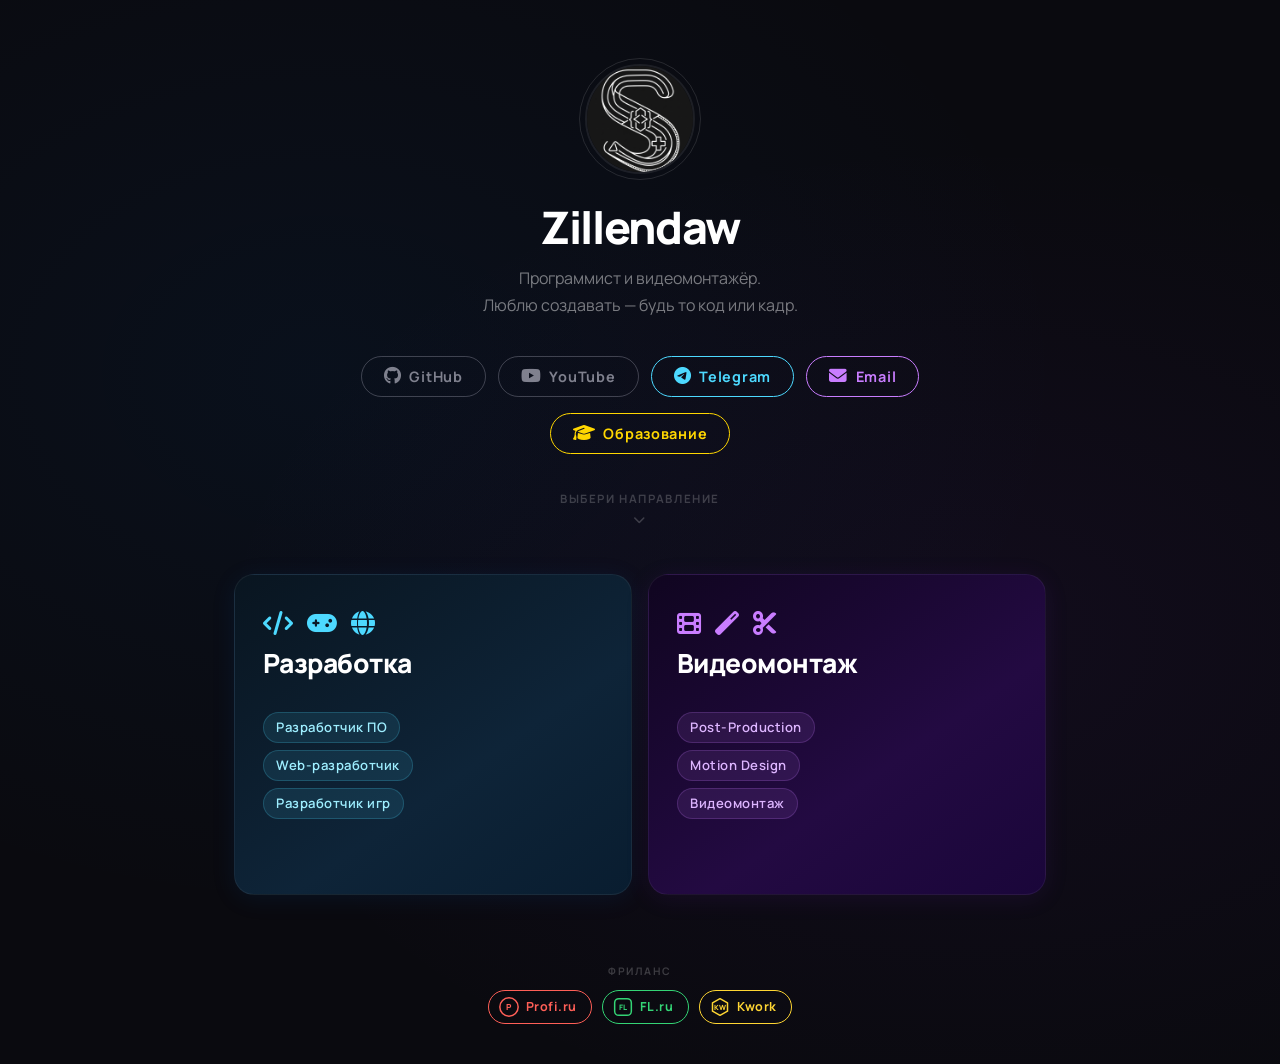
<file: index.html>
<!DOCTYPE html>
<html lang="ru">
<head>
    <meta charset="UTF-8">
    <meta name="viewport" content="width=device-width, initial-scale=1.0">
    <meta name="page-name" content="Главная">
    <title>Zillendaw — программист и видеомонтажёр</title>
    <meta name="description" content="Александр Хван (Zillendaw): разработка приложений и сайтов, видеомонтаж и моушн-дизайн. Проекты, кейсы и контакты.">
    <meta name="theme-color" content="#0a0a0f">

    <!-- TODO: замените адрес на свой, если сайт живёт по другому URL -->
    <link rel="canonical" href="https://zillendaw.github.io/">
    <meta property="og:type" content="website">
    <meta property="og:title" content="Zillendaw — программист и видеомонтажёр">
    <meta property="og:description" content="Разработка приложений и сайтов, видеомонтаж и моушн-дизайн.">
    <meta property="og:image" content="https://zillendaw.github.io/logo.png">
    <meta property="og:url" content="https://zillendaw.github.io/">

    <link rel="icon" href="logo.png">

    <link rel="preconnect" href="https://fonts.googleapis.com">
    <link rel="preconnect" href="https://fonts.gstatic.com" crossorigin>
    <link rel="preconnect" href="https://cdnjs.cloudflare.com">

    <link rel="stylesheet" href="css/style.css">
    <link rel="stylesheet" href="https://cdnjs.cloudflare.com/ajax/libs/font-awesome/6.5.1/css/all.min.css">
    <link href="https://fonts.googleapis.com/css2?family=Space+Mono:wght@400;700&family=Manrope:wght@400;600;700;800&display=swap" rel="stylesheet">
</head>
<body>

    <!-- =============================================
         СТАРТОВЫЙ ЭКРАН
         ============================================= -->
    <div id="entry-screen" class="entry-screen">

        <!-- ФАЗА 1: Профиль (анимируется автоматически) -->
        <div class="intro" id="intro">

            <div class="intro__avatar anim-item" style="--d:0.1s">
                <img src="logo.png" alt="Zillendaw" width="110" height="110">
                <div class="intro__avatar-ring"></div>
            </div>

            <h1 class="intro__name anim-item" style="--d:0.4s">Zillendaw</h1>

            <p class="intro__bio anim-item" style="--d:0.65s">
                Программист и видеомонтажёр.<br>Люблю создавать — будь то код или кадр.
            </p>

            <div class="intro__actions anim-item" style="--d:0.85s">
                <div class="actions-row">
                    <a href="https://github.com/Zillendaw" target="_blank" rel="noopener noreferrer" class="contact-pill contact-pill--gh">
                        <i class="fab fa-github" aria-hidden="true"></i> GitHub
                    </a>
                    <a href="https://www.youtube.com/@Zillendaw" target="_blank" rel="noopener noreferrer" class="contact-pill contact-pill--yt">
                        <i class="fab fa-youtube" aria-hidden="true"></i> YouTube
                    </a>
                    <a href="https://t.me/Zillendaw" target="_blank" rel="noopener noreferrer" class="contact-pill contact-pill--tg">
                        <i class="fab fa-telegram" aria-hidden="true"></i> Telegram
                    </a>
                    <a href="mailto:mossy009@mail.ru" class="contact-pill contact-pill--email">
                        <i class="fas fa-envelope" aria-hidden="true"></i> Email
                    </a>
                </div>
                <div class="actions-row">
                    <button type="button" class="contact-pill contact-pill--edu btn-education-trigger">
                        <i class="fas fa-graduation-cap" aria-hidden="true"></i> Образование
                    </button>
                </div>
            </div>

            <div class="intro__scroll-hint anim-item" style="--d:1.1s">
                <span>Выбери направление</span>
                <i class="fas fa-chevron-down" aria-hidden="true"></i>
            </div>
        </div>

        <!-- ФАЗА 2: Карточки выбора.
             Это настоящие ссылки: работают без JS, открываются
             в новой вкладке по средней кнопке, видны поисковикам.
             JS добавляет только анимацию перехода. -->
        <nav class="split-row" id="split-row" aria-label="Разделы сайта">

            <a class="split-card split-card--dev" id="half-dev" href="programming.html" data-chart="dev">
                <div class="split-card__glow"></div>
                <div class="split-card__inner">
                    <div class="split-card__icons" aria-hidden="true">
                        <i class="fas fa-code"></i>
                        <i class="fas fa-gamepad"></i>
                        <i class="fas fa-globe"></i>
                    </div>
                    <h2 class="split-card__title">Разработка</h2>
                    <ul class="split-card__tags">
                        <li>Разработчик ПО</li>
                        <li>Web-разработчик</li>
                        <li>Разработчик игр</li>
                    </ul>
                    <span class="split-card__cta">Войти <i class="fas fa-arrow-right" aria-hidden="true"></i></span>
                </div>
            </a>

            <a class="split-card split-card--video" id="half-video" href="video.html" data-chart="video">
                <div class="split-card__glow"></div>
                <div class="split-card__inner">
                    <div class="split-card__icons" aria-hidden="true">
                        <i class="fas fa-film"></i>
                        <i class="fas fa-magic"></i>
                        <i class="fas fa-cut"></i>
                    </div>
                    <h2 class="split-card__title">Видеомонтаж</h2>
                    <ul class="split-card__tags">
                        <li>Post-Production</li>
                        <li>Motion Design</li>
                        <li>Видеомонтаж</li>
                    </ul>
                    <span class="split-card__cta">Войти <i class="fas fa-arrow-right" aria-hidden="true"></i></span>
                </div>
            </a>

        </nav>

        <!-- Фриланс-профили -->
        <div class="entry-freelance anim-item" style="--d:1.4s">
            <span class="entry-freelance__label">Фриланс</span>
            <div class="entry-freelance__links">
                <a href="https://profi.ru/profile/HvanAM" target="_blank" rel="noopener noreferrer" class="footer-fl-pill footer-fl-pill--profi" title="Profi.ru">
                    <svg class="footer-fl-icon" viewBox="0 0 24 24" fill="none" xmlns="http://www.w3.org/2000/svg" aria-hidden="true">
                        <circle cx="12" cy="12" r="11" stroke="currentColor" stroke-width="1.8"/>
                        <text x="12" y="16" text-anchor="middle" font-size="10" font-weight="800" fill="currentColor" font-family="Manrope,sans-serif">P</text>
                    </svg>
                    <span>Profi.ru</span>
                </a>
                <a href="https://www.fl.ru/users/mossy009/portfolio/" target="_blank" rel="noopener noreferrer" class="footer-fl-pill footer-fl-pill--fl" title="FL.ru">
                    <svg class="footer-fl-icon" viewBox="0 0 24 24" fill="none" xmlns="http://www.w3.org/2000/svg" aria-hidden="true">
                        <rect x="2" y="2" width="20" height="20" rx="5" stroke="currentColor" stroke-width="1.8"/>
                        <text x="12" y="16" text-anchor="middle" font-size="9" font-weight="800" fill="currentColor" font-family="Manrope,sans-serif">FL</text>
                    </svg>
                    <span>FL.ru</span>
                </a>
                <a href="https://kwork.ru/user/mossy009" target="_blank" rel="noopener noreferrer" class="footer-fl-pill footer-fl-pill--kwork" title="Kwork.ru">
                    <svg class="footer-fl-icon" viewBox="0 0 24 24" fill="none" xmlns="http://www.w3.org/2000/svg" aria-hidden="true">
                        <path d="M12 2L21 7V17L12 22L3 17V7L12 2Z" stroke="currentColor" stroke-width="1.8" stroke-linejoin="round"/>
                        <text x="12" y="16" text-anchor="middle" font-size="8.5" font-weight="800" fill="currentColor" font-family="Manrope,sans-serif">KW</text>
                    </svg>
                    <span>Kwork</span>
                </a>
            </div>
        </div>

    </div>

    <!-- Окно «Образование» собирается из данных в js/ui.js -->
    <script src="js/ui.js" defer></script>
    <script src="js/entry.js" defer></script>
    <script src="js/tracker.js" defer></script>
</body>
</html>
</file>
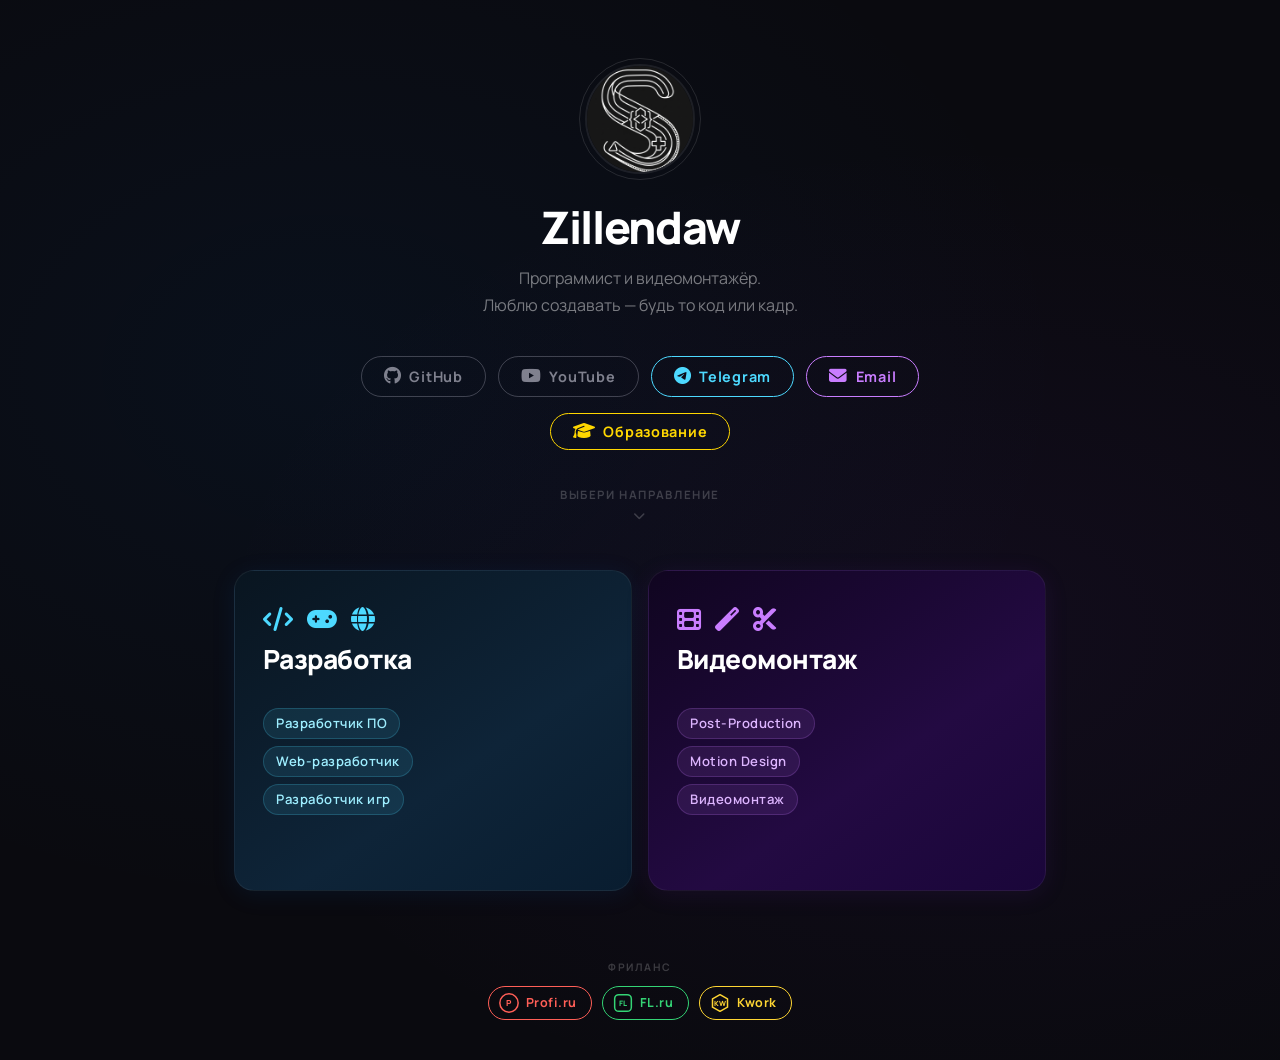
<file: zillendaw.github.io-main/index.html>
<!DOCTYPE html>
<html lang="ru">
<head>
    <meta charset="UTF-8">
    <meta name="viewport" content="width=device-width, initial-scale=1.0">
    <meta name="page-name" content="Главная">
    <title>Zillendaw</title>
    <link rel="stylesheet" href="style.css">
    <link rel="stylesheet" href="https://cdnjs.cloudflare.com/ajax/libs/font-awesome/6.5.1/css/all.min.css">
    <link href="https://fonts.googleapis.com/css2?family=Space+Mono:wght@400;700&family=Manrope:wght@400;600;700;800&display=swap" rel="stylesheet">
</head>
<body>

    <!-- =============================================
         СТАРТОВЫЙ ЭКРАН
         ============================================= -->
    <div id="entry-screen" class="entry-screen">

        <!-- ФАЗА 1: Профиль (анимируется автоматически) -->
        <div class="intro" id="intro">

            <div class="intro__avatar anim-item" style="--d:0.1s">
                <img src="logo.png" alt="Zillendaw">
                <div class="intro__avatar-ring"></div>
            </div>

            <h1 class="intro__name anim-item" style="--d:0.4s">Zillendaw</h1>

            <p class="intro__bio anim-item" style="--d:0.65s">
                Программист и видеомонтажёр.<br>Люблю создавать — будь то код или кадр.
            </p>

            <div class="intro__actions anim-item" style="--d:0.85s">
                <!-- 1 Сверху: GitHub, Youtube, Telegram, Почта -->
                <div class="actions-row">
                    <a href="https://github.com/Zillendaw" target="_blank" class="contact-pill contact-pill--gh">
                        <i class="fab fa-github"></i> GitHub
                    </a>
                    <a href="https://www.youtube.com/@Zillendaw" target="_blank" class="contact-pill contact-pill--yt">
                        <i class="fab fa-youtube"></i> YouTube
                    </a>
                    <a href="https://t.me/Zillendaw" target="_blank" class="contact-pill contact-pill--tg">
                        <i class="fab fa-telegram"></i> Telegram
                    </a>
                    <a href="mailto:mossy009@mail.ru" class="contact-pill contact-pill--email">
                        <i class="fas fa-envelope"></i> Email
                    </a>
                </div>
                <!-- 2 Снизу: Образование -->
                <div class="actions-row">
                    <button class="contact-pill contact-pill--edu btn-education-trigger">
                        <i class="fas fa-graduation-cap"></i> Образование
                    </button>
                </div>
            </div>

            <div class="intro__scroll-hint anim-item" style="--d:1.1s">
                <span>Выбери направление</span>
                <i class="fas fa-chevron-down"></i>
            </div>
        </div>

        <!-- ФАЗА 2: Карточки выбора (появляются после профиля) -->
        <div class="split-row" id="split-row">

            <div class="split-card split-card--dev" id="half-dev" data-section="dev" data-href="programming.html" role="link" tabindex="0" aria-label="Перейти в раздел Разработка">
                <div class="split-card__glow"></div>
                <div class="split-card__inner">
                    <div class="split-card__icons">
                        <i class="fas fa-code"></i>
                        <i class="fas fa-gamepad"></i>
                        <i class="fas fa-globe"></i>
                    </div>
                    <h2 class="split-card__title">Разработка</h2>
                    <ul class="split-card__tags">
                        <li>Разработчик ПО</li>
                        <li>Web-разработчик</li>
                        <li>Разработчик игр</li>
                    </ul>
                    <span class="split-card__cta">Войти <i class="fas fa-arrow-right"></i></span>
                </div>
            </div>

            <div class="split-card split-card--video" id="half-video" data-section="video" data-href="video.html" role="link" tabindex="0" aria-label="Перейти в раздел Видеомонтаж">
                <div class="split-card__glow"></div>
                <div class="split-card__inner">
                    <div class="split-card__icons">
                        <i class="fas fa-film"></i>
                        <i class="fas fa-magic"></i>
                        <i class="fas fa-cut"></i>
                    </div>
                    <h2 class="split-card__title">Видеомонтаж</h2>
                    <ul class="split-card__tags">
                        <li>Post-Production</li>
                        <li>Motion Design</li>
                        <li>Видеомонтаж</li>
                    </ul>
                    <span class="split-card__cta">Войти <i class="fas fa-arrow-right"></i></span>
                </div>
            </div>

        </div>

        <!-- Фриланс-профили на стартовом экране -->
        <div class="entry-freelance anim-item" style="--d:1.4s">
            <span class="entry-freelance__label">Фриланс</span>
            <div class="entry-freelance__links">
                <a href="https://profi.ru/profile/HvanAM" target="_blank" class="footer-fl-pill footer-fl-pill--profi" title="Profi.ru">
                    <svg class="footer-fl-icon" viewBox="0 0 24 24" fill="none" xmlns="http://www.w3.org/2000/svg" aria-hidden="true">
                        <circle cx="12" cy="12" r="11" stroke="currentColor" stroke-width="1.8"/>
                        <text x="12" y="16" text-anchor="middle" font-size="10" font-weight="800" fill="currentColor" font-family="Manrope,sans-serif">P</text>
                    </svg>
                    <span>Profi.ru</span>
                </a>
                <a href="https://www.fl.ru/users/mossy009/portfolio/" target="_blank" class="footer-fl-pill footer-fl-pill--fl" title="FL.ru">
                    <svg class="footer-fl-icon" viewBox="0 0 24 24" fill="none" xmlns="http://www.w3.org/2000/svg" aria-hidden="true">
                        <rect x="2" y="2" width="20" height="20" rx="5" stroke="currentColor" stroke-width="1.8"/>
                        <text x="12" y="16" text-anchor="middle" font-size="9" font-weight="800" fill="currentColor" font-family="Manrope,sans-serif">FL</text>
                    </svg>
                    <span>FL.ru</span>
                </a>
                <a href="https://kwork.ru/user/mossy009" target="_blank" class="footer-fl-pill footer-fl-pill--kwork" title="Kwork.ru">
                    <svg class="footer-fl-icon" viewBox="0 0 24 24" fill="none" xmlns="http://www.w3.org/2000/svg" aria-hidden="true">
                        <path d="M12 2L21 7V17L12 22L3 17V7L12 2Z" stroke="currentColor" stroke-width="1.8" stroke-linejoin="round"/>
                        <text x="12" y="16" text-anchor="middle" font-size="8.5" font-weight="800" fill="currentColor" font-family="Manrope,sans-serif">KW</text>
                    </svg>
                    <span>Kwork</span>
                </a>
            </div>
        </div>

    </div>

    <!-- Модальное окно образования -->
    <div id="eduModal" class="modal">
        <div class="modal-content edu-modal-content">
            <span class="close-btn" id="edu-close-btn">&times;</span>
            <h3 class="edu-modal-title"><i class="fas fa-graduation-cap"></i> Моё образование</h3>
            <div class="edu-cards-container">

                <div class="edu-card edu-card--spo">
                    <div class="edu-card__shine"></div>
                    <div class="edu-icon"><i class="fas fa-school"></i></div>
                    <div class="edu-info">
                        <span class="edu-institution">Владивостокский Государственный Университет</span>
                        <h3>Информационные системы и программирование</h3>
                        <h5><i class="fas fa-certificate"></i> СПО · 2020 – 2025</h5>
                        <p>Специальность: Информационные системы и программирование</p>
                    </div>
                </div>

                <div class="edu-card edu-card--bachelor">
                    <div class="edu-card__shine"></div>
                    <div class="edu-icon"><i class="fas fa-user-graduate"></i></div>
                    <div class="edu-info">
                        <span class="edu-institution">Владивостокский Государственный Университет</span>
                        <h3>Программная инженерия</h3>
                        <h5><i class="fas fa-graduation-cap"></i> Бакалавриат · 2025 – настоящее время</h5>
                        <p>Направление: Программная инженерия</p>
                    </div>
                </div>

            </div>
        </div>
    </div>

    <script>
    /* ═══════════════════════════════════════════════════════
       Переход с карточек на отдельные страницы разделов
       ═══════════════════════════════════════════════════════ */
    (function () {
        const ENTRY_EXIT_DELAY_MS = 100;
        const NAV_DELAY_MS        = 520;
        const entryScreen = document.getElementById('entry-screen');

        function goTo(card) {
            const href = card.dataset.href;
            if (!href) return;
            card.classList.add('split-card--chosen');
            setTimeout(() => entryScreen.classList.add('entry-screen--exit'), ENTRY_EXIT_DELAY_MS);
            setTimeout(() => { window.location.href = href; }, NAV_DELAY_MS);
        }

        document.querySelectorAll('.split-card[data-href]').forEach(card => {
            card.addEventListener('click', () => goTo(card));
            card.addEventListener('keydown', e => {
                if (e.key === 'Enter' || e.key === ' ') { e.preventDefault(); goTo(card); }
            });
        });
    })();

    /* ═══════════════════════════════════════════════════════
       Модальное окно «Образование»
       ═══════════════════════════════════════════════════════ */
    (function () {
        const eduModal = document.getElementById('eduModal');

        function openEduModal() {
            document.querySelectorAll('.edu-card__shine').forEach(el => {
                el.style.animation = 'none';
                void el.offsetHeight;
                el.style.animation = '';
            });
            eduModal.style.display = 'flex';
        }
        function closeEduModal() { eduModal.style.display = 'none'; }

        document.querySelectorAll('.btn-education-trigger').forEach(btn => {
            btn.addEventListener('click', openEduModal);
        });
        document.getElementById('edu-close-btn').addEventListener('click', closeEduModal);
        window.addEventListener('click', e => { if (e.target === eduModal) closeEduModal(); });
    })();

    /* ═══════════════════════════════════════════════════════
       Анимированная схема связей стека технологий (на карточках)
       ═══════════════════════════════════════════════════════ */
    (function () {
        const NS = 'http://www.w3.org/2000/svg';

        const CHARTS = {
            dev: {
                vb: '0 0 220 340',
                hub: [3, 170],
                color: '#4dd9ff',
                glow: 'rgba(77,217,255,0.55)',
                nodes: [
                    { p: [85,  72],  t: ['C++'],             rx: 23, ry: 14 },
                    { p: [170, 34],  t: ['Qt'],               rx: 22, ry: 14 },
                    { p: [165, 112], t: ['Unreal','Engine'],  rx: 34, ry: 20 },
                    { p: [80,  220], t: ['HTML & CSS'],       rx: 38, ry: 14 },
                    { p: [170, 190], t: ['MySQL'],            rx: 30, ry: 14 },
                    { p: [168, 268], t: ['JavaScript'],       rx: 40, ry: 14 },
                    { p: [85,  308], t: ['Python'],           rx: 28, ry: 14 },
                ],
                edges: [
                    [null, 0], [0, 1], [0, 2], [null, 3],
                    [3, 4], [3, 5], [4, 5], [null, 6],
                ],
            },
            video: {
                vb: '0 0 222 224',
                hub: [3, 112],
                color: '#c97dff',
                glow: 'rgba(201,125,255,0.55)',
                nodes: [
                    { p: [118, 37],  t: ['Sony Vegas Pro'],       rx: 46, ry: 14 },
                    { p: [118, 116], t: ['Adobe','Premiere Pro'], rx: 43, ry: 20 },
                    { p: [118, 192], t: ['CapCut'],               rx: 28, ry: 14 },
                ],
                edges: [[null, 0], [null, 1], [null, 2]],
            },
        };

        function svgEl(tag) { return document.createElementNS(NS, tag); }

        function setLineCoords(el, from, to) {
            el.setAttribute('x1', from[0]); el.setAttribute('y1', from[1]);
            el.setAttribute('x2', to[0]);   el.setAttribute('y2', to[1]);
        }

        function buildChart(type) {
            const cfg = CHARTS[type];
            const glowFilterId = 'chart-glow-' + type;

            const svg = svgEl('svg');
            svg.setAttribute('viewBox', cfg.vb);
            svg.setAttribute('class', 'the-chart');
            svg.setAttribute('aria-hidden', 'true');

            const defs = svgEl('defs');
            const filt = svgEl('filter');
            filt.setAttribute('id', glowFilterId);
            filt.setAttribute('x', '-60%'); filt.setAttribute('y', '-60%');
            filt.setAttribute('width', '220%'); filt.setAttribute('height', '220%');
            const blur = svgEl('feGaussianBlur');
            blur.setAttribute('in', 'SourceGraphic');
            blur.setAttribute('stdDeviation', '2.5');
            filt.appendChild(blur);
            defs.appendChild(filt);
            svg.appendChild(defs);

            cfg.edges.forEach(([fi, ti], idx) => {
                const from = fi === null ? cfg.hub : cfg.nodes[fi].p;
                const to   = cfg.nodes[ti].p;

                const glowLine = svgEl('line');
                setLineCoords(glowLine, from, to);
                glowLine.setAttribute('stroke', cfg.glow);
                glowLine.setAttribute('stroke-width', '5');
                glowLine.setAttribute('filter', `url(#${glowFilterId})`);
                glowLine.classList.add('chart-edge', 'chart-edge--glow');
                glowLine.style.setProperty('--di', idx);
                svg.appendChild(glowLine);

                const line = svgEl('line');
                setLineCoords(line, from, to);
                line.setAttribute('stroke', cfg.color);
                line.setAttribute('stroke-width', '1.5');
                line.classList.add('chart-edge');
                line.style.setProperty('--di', idx);
                svg.appendChild(line);
            });

            const hubG = svgEl('g');
            hubG.classList.add('chart-hub');
            const hubGlow = svgEl('circle');
            hubGlow.setAttribute('cx', cfg.hub[0]); hubGlow.setAttribute('cy', cfg.hub[1]);
            hubGlow.setAttribute('r', '9');
            hubGlow.setAttribute('fill', cfg.glow);
            hubGlow.setAttribute('filter', `url(#${glowFilterId})`);
            hubG.appendChild(hubGlow);
            const hubDot = svgEl('circle');
            hubDot.setAttribute('cx', cfg.hub[0]); hubDot.setAttribute('cy', cfg.hub[1]);
            hubDot.setAttribute('r', '5');
            hubDot.setAttribute('fill', cfg.color);
            hubG.appendChild(hubDot);
            svg.appendChild(hubG);

            cfg.nodes.forEach((nd, idx) => {
                const g = svgEl('g');
                g.classList.add('chart-node');
                g.style.setProperty('--ni', idx);

                const glowEllipse = svgEl('ellipse');
                glowEllipse.setAttribute('cx', nd.p[0]); glowEllipse.setAttribute('cy', nd.p[1]);
                glowEllipse.setAttribute('rx', nd.rx + 5); glowEllipse.setAttribute('ry', nd.ry + 5);
                glowEllipse.setAttribute('fill', 'none');
                glowEllipse.setAttribute('stroke', cfg.glow);
                glowEllipse.setAttribute('stroke-width', '3');
                glowEllipse.setAttribute('filter', `url(#${glowFilterId})`);
                g.appendChild(glowEllipse);

                const ellipse = svgEl('ellipse');
                ellipse.setAttribute('cx', nd.p[0]); ellipse.setAttribute('cy', nd.p[1]);
                ellipse.setAttribute('rx', nd.rx);   ellipse.setAttribute('ry', nd.ry);
                ellipse.setAttribute('fill', 'rgba(4,12,28,0.92)');
                ellipse.setAttribute('stroke', cfg.color);
                ellipse.setAttribute('stroke-width', '1.5');
                g.appendChild(ellipse);

                const txt = svgEl('text');
                txt.setAttribute('text-anchor', 'middle');
                txt.setAttribute('fill', cfg.color);
                txt.setAttribute('font-family', 'Manrope, sans-serif');
                txt.setAttribute('font-size', '8.5');
                txt.setAttribute('font-weight', '700');
                txt.setAttribute('letter-spacing', '0.25');

                if (nd.t.length === 1) {
                    txt.setAttribute('x', nd.p[0]);
                    txt.setAttribute('y', nd.p[1]);
                    txt.setAttribute('dominant-baseline', 'middle');
                    txt.textContent = nd.t[0];
                } else {
                    nd.t.forEach((line, li) => {
                        const tspan = svgEl('tspan');
                        tspan.setAttribute('x', nd.p[0]);
                        tspan.setAttribute(li === 0 ? 'y' : 'dy', li === 0 ? nd.p[1] - 4 : 11);
                        tspan.textContent = line;
                        txt.appendChild(tspan);
                    });
                }
                g.appendChild(txt);
                svg.appendChild(g);
            });

            return svg;
        }

        document.querySelectorAll('.split-card').forEach(card => {
            const type = card.classList.contains('split-card--dev') ? 'dev' : 'video';
            const wrap = document.createElement('div');
            wrap.className = 'chart-wrap';
            wrap.appendChild(buildChart(type));
            card.appendChild(wrap);
        });
    })();
    </script>
    <script src="tracker.js?v=3" defer></script>
</body>
</html>
</file>
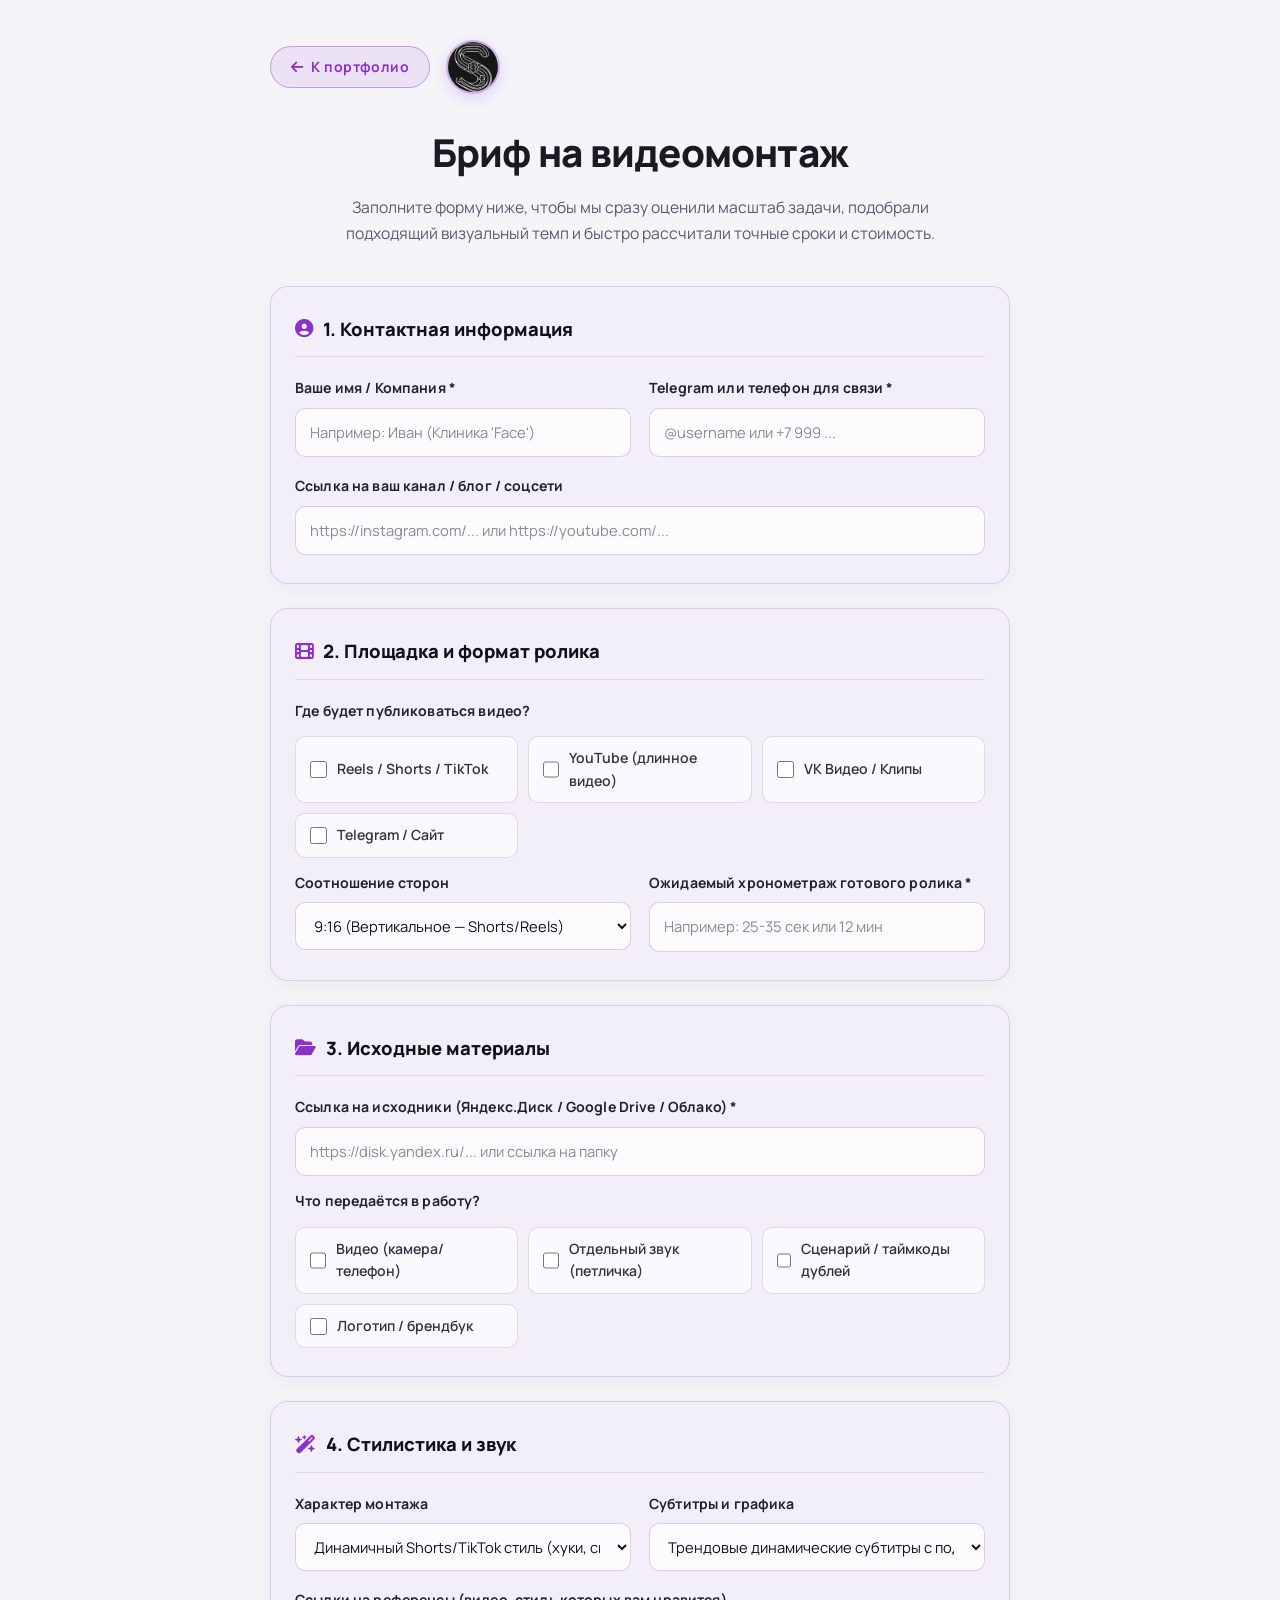
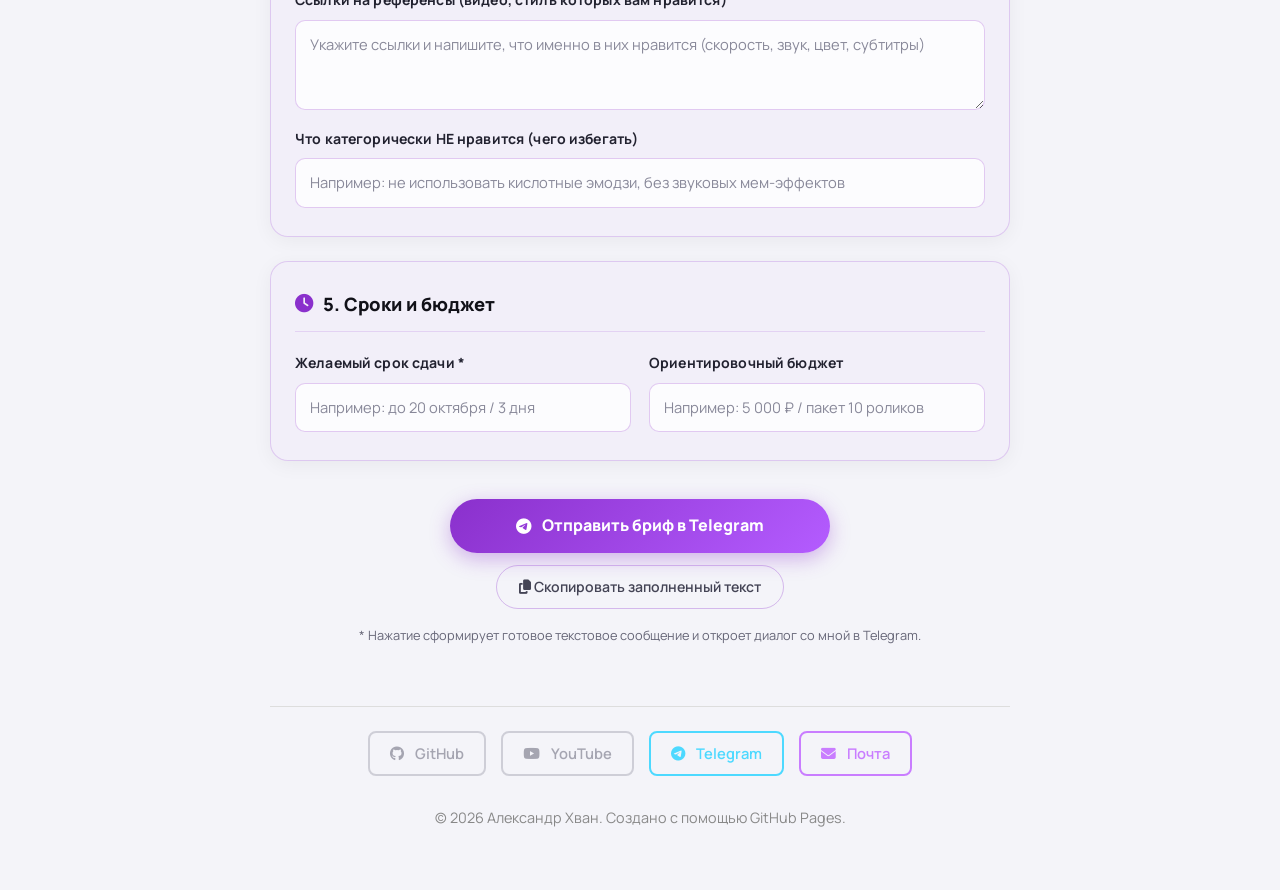
<file: brief-video.html>
<!DOCTYPE html>
<html lang="ru">
<head>
    <meta charset="UTF-8">
    <meta name="viewport" content="width=device-width, initial-scale=1.0">
    <meta name="page-name" content="Бриф на видеомонтаж">
    <title>Бриф на видеомонтаж — Александр Хван (Zillendaw)</title>
    <meta name="description" content="Бриф на разработку и монтаж видео: Reels, Shorts, подкасты, промо-ролики. Александр Хван (Zillendaw).">
    <meta name="theme-color" content="#0a0a0f">

    <link rel="canonical" href="https://zillendaw.github.io/brief-video.html">
    <link rel="icon" href="logo.png">

    <link rel="preconnect" href="https://fonts.googleapis.com">
    <link rel="preconnect" href="https://fonts.gstatic.com" crossorigin>
    <link rel="preconnect" href="https://cdnjs.cloudflare.com">

    <link rel="stylesheet" href="css/style.css">
    <link rel="stylesheet" href="https://cdnjs.cloudflare.com/ajax/libs/font-awesome/6.5.1/css/all.min.css">
    <link href="https://fonts.googleapis.com/css2?family=Space+Mono:wght@400;700&family=Manrope:wght@400;600;700;800&display=swap" rel="stylesheet">

    <style>
    /* Специфичные стили для формы брифа */
    .brief-container {
        max-width: 780px;
        margin: 0 auto;
        padding-bottom: 60px;
    }

    .brief-header {
        text-align: center;
        margin-bottom: 36px;
    }

    .brief-header h1 {
        font-size: clamp(1.8rem, 4vw, 2.4rem);
        font-weight: 800;
        color: var(--text-color, #1a1a24);
        margin-bottom: 12px;
        letter-spacing: -0.02em;
    }

    .brief-header p {
        color: var(--text-muted, #5a5a70);
        font-size: 0.98rem;
        max-width: 620px;
        margin: 0 auto;
        line-height: 1.6;
    }

    .brief-form {
        display: flex;
        flex-direction: column;
        gap: 24px;
    }

    .brief-section {
        background: rgba(201, 125, 255, 0.04);
        border: 1px solid rgba(138, 48, 204, 0.2);
        border-radius: 18px;
        padding: 28px 24px;
        box-shadow: 0 4px 20px rgba(0, 0, 0, 0.05);
        backdrop-filter: blur(8px);
        transition: border-color 0.25s ease, box-shadow 0.25s ease;
    }

    .brief-section:focus-within {
        border-color: rgba(138, 48, 204, 0.5);
        box-shadow: 0 6px 24px rgba(138, 48, 204, 0.12);
    }

    .brief-section__title {
        display: flex;
        align-items: center;
        gap: 10px;
        font-size: 1.15rem;
        font-weight: 800;
        color: var(--text-color, #111118);
        margin-bottom: 20px;
        padding-bottom: 12px;
        border-bottom: 1px solid rgba(138, 48, 204, 0.15);
    }

    .brief-section__title i {
        color: #8a30cc;
        font-size: 1.15rem;
    }

    .form-grid {
        display: grid;
        grid-template-columns: repeat(auto-fit, minmax(280px, 1fr));
        gap: 18px;
    }

    .form-group {
        display: flex;
        flex-direction: column;
        gap: 8px;
    }

    .form-group--full {
        grid-column: 1 / -1;
    }

    .form-label {
        font-size: 0.88rem;
        font-weight: 700;
        color: var(--text-color, #222230);
        letter-spacing: 0.01em;
    }

    .form-label small {
        font-weight: 400;
        color: #777788;
        margin-left: 4px;
    }

    .form-input,
    .form-textarea,
    .form-select {
        width: 100%;
        background: rgba(255, 255, 255, 0.8);
        border: 1.5px solid rgba(138, 48, 204, 0.25);
        border-radius: 10px;
        padding: 12px 14px;
        color: #111118;
        font-size: 0.92rem;
        transition: all 0.25s ease;
    }

    .form-input::placeholder,
    .form-textarea::placeholder {
        color: #888899;
    }

    .form-input:focus,
    .form-textarea:focus,
    .form-select:focus {
        outline: none;
        border-color: #8a30cc;
        box-shadow: 0 0 0 3px rgba(138, 48, 204, 0.2);
        background: #ffffff;
    }

    .form-textarea {
        resize: vertical;
        min-height: 90px;
        line-height: 1.5;
    }

    /* Выбор опций (Checkboxes / Radios) */
    .options-grid {
        display: grid;
        grid-template-columns: repeat(auto-fill, minmax(210px, 1fr));
        gap: 10px;
        margin-top: 6px;
    }

    .custom-option {
        display: flex;
        align-items: center;
        gap: 10px;
        background: rgba(255, 255, 255, 0.6);
        border: 1.5px solid rgba(138, 48, 204, 0.18);
        border-radius: 10px;
        padding: 10px 14px;
        cursor: pointer;
        user-select: none;
        transition: all 0.2s ease;
        font-size: 0.88rem;
        font-weight: 600;
        color: #333344;
    }

    .custom-option:hover {
        background: rgba(201, 125, 255, 0.12);
        border-color: rgba(138, 48, 204, 0.4);
        color: #111118;
    }

    .custom-option input {
        accent-color: #8a30cc;
        width: 17px;
        height: 17px;
        cursor: pointer;
    }

    .custom-option:has(input:checked) {
        background: rgba(138, 48, 204, 0.15);
        border-color: #8a30cc;
        color: #610e9c;
        font-weight: 700;
        box-shadow: 0 2px 8px rgba(138, 48, 204, 0.15);
    }

    /* Кнопки действий */
    .brief-actions {
        display: flex;
        flex-direction: column;
        gap: 12px;
        align-items: center;
        margin-top: 14px;
    }

    .btn-submit {
        display: inline-flex;
        align-items: center;
        justify-content: center;
        gap: 10px;
        width: 100%;
        max-width: 380px;
        padding: 14px 24px;
        font-size: 1rem;
        font-weight: 800;
        color: #ffffff;
        background: linear-gradient(135deg, #8a30cc 0%, #b45cff 100%);
        border: 0;
        border-radius: 30px;
        cursor: pointer;
        box-shadow: 0 6px 20px rgba(138, 48, 204, 0.35);
        transition: transform 0.25s ease, box-shadow 0.25s ease;
    }

    .btn-submit:hover {
        transform: translateY(-2px);
        box-shadow: 0 10px 28px rgba(138, 48, 204, 0.48);
    }

    .btn-copy {
        background: transparent;
        border: 1.5px solid rgba(138, 48, 204, 0.3);
        color: #444455;
        font-weight: 600;
        border-radius: 30px;
        padding: 10px 22px;
        font-size: 0.88rem;
        cursor: pointer;
        transition: all 0.2s ease;
    }

    .btn-copy:hover {
        border-color: #8a30cc;
        color: #8a30cc;
        background: rgba(201, 125, 255, 0.1);
    }

    .brief-note {
        text-align: center;
        font-size: 0.8rem;
        color: #666677;
        margin-top: 4px;
    }
</style>
</head>
<body data-mode="video">

    <div id="main-site" class="main-site main-site--enter">
        <div class="container brief-container">

            <header>
                <div class="page-head">
                    <a class="back-btn" href="video.html">
                        <i class="fas fa-arrow-left" aria-hidden="true"></i> К портфолио
                    </a>
                    <div class="profile-img profile-img--compact">
                        <img src="logo.png" alt="Фото Zillendaw" width="54" height="54">
                    </div>
                </div>

                <div class="brief-header">
                    <h1>Бриф на видеомонтаж</h1>
                    <p>Заполните форму ниже, чтобы мы сразу оценили масштаб задачи, подобрали подходящий визуальный темп и быстро рассчитали точные сроки и стоимость.</p>
                </div>
            </header>

            <main>
                <form class="brief-form" id="videoBriefForm">

                    <!-- Раздел 1: Контакты -->
                    <section class="brief-section">
                        <h2 class="brief-section__title">
                            <i class="fas fa-user-circle" aria-hidden="true"></i> 1. Контактная информация
                        </h2>
                        <div class="form-grid">
                            <div class="form-group">
                                <label class="form-label" for="clientName">Ваше имя / Компания *</label>
                                <input class="form-input" type="text" id="clientName" required placeholder="Например: Иван (Клиника 'Face')">
                            </div>
                            <div class="form-group">
                                <label class="form-label" for="clientTg">Telegram или телефон для связи *</label>
                                <input class="form-input" type="text" id="clientTg" required placeholder="@username или +7 999 ...">
                            </div>
                            <div class="form-group form-group--full">
                                <label class="form-label" for="clientSite">Ссылка на ваш канал / блог / соцсети</label>
                                <input class="form-input" type="url" id="clientSite" placeholder="https://instagram.com/... или https://youtube.com/...">
                            </div>
                        </div>
                    </section>

                    <!-- Раздел 2: Площадки и формат -->
                    <section class="brief-section">
                        <h2 class="brief-section__title">
                            <i class="fas fa-film" aria-hidden="true"></i> 2. Площадка и формат ролика
                        </h2>

                        <div class="form-group form-group--full" style="margin-bottom: 14px;">
                            <label class="form-label">Где будет публиковаться видео?</label>
                            <div class="options-grid">
                                <label class="custom-option">
                                    <input type="checkbox" name="platform" value="Reels / Shorts / TikTok"> Reels / Shorts / TikTok
                                </label>
                                <label class="custom-option">
                                    <input type="checkbox" name="platform" value="YouTube (длинный)"> YouTube (длинное видео)
                                </label>
                                <label class="custom-option">
                                    <input type="checkbox" name="platform" value="VK Видео / Клипы"> VK Видео / Клипы
                                </label>
                                <label class="custom-option">
                                    <input type="checkbox" name="platform" value="Telegram / Сайт"> Telegram / Сайт
                                </label>
                            </div>
                        </div>

                        <div class="form-grid">
                            <div class="form-group">
                                <label class="form-label" for="aspectRatio">Соотношение сторон</label>
                                <select class="form-select" id="aspectRatio">
                                    <option value="9:16 (Вертикальное / Смартфоны)">9:16 (Вертикальное — Shorts/Reels)</option>
                                    <option value="16:9 (Горизонтальное / ПК)">16:9 (Горизонтальное — YouTube/VK)</option>
                                    <option value="1:1 или 4:5 (Квадрат / Лента)">1:1 или 4:5 (Лента соцсетей)</option>
                                </select>
                            </div>
                            <div class="form-group">
                                <label class="form-label" for="targetDuration">Ожидаемый хронометраж готового ролика *</label>
                                <input class="form-input" type="text" id="targetDuration" required placeholder="Например: 25-35 сек или 12 мин">
                            </div>
                        </div>
                    </section>

                    <!-- Раздел 3: Исходные данные -->
                    <section class="brief-section">
                        <h2 class="brief-section__title">
                            <i class="fas fa-folder-open" aria-hidden="true"></i> 3. Исходные материалы
                        </h2>
                        <div class="form-group form-group--full" style="margin-bottom: 14px;">
                            <label class="form-label" for="driveLink">Ссылка на исходники (Яндекс.Диск / Google Drive / Облако) *</label>
                            <input class="form-input" type="url" id="driveLink" required placeholder="https://disk.yandex.ru/... или ссылка на папку">
                        </div>

                        <div class="form-group form-group--full">
                            <label class="form-label">Что передаётся в работу?</label>
                            <div class="options-grid">
                                <label class="custom-option">
                                    <input type="checkbox" name="materials" value="Видео исходники"> Видео (камера/телефон)
                                </label>
                                <label class="custom-option">
                                    <input type="checkbox" name="materials" value="Звук с петлички"> Отдельный звук (петличка)
                                </label>
                                <label class="custom-option">
                                    <input type="checkbox" name="materials" value="Сценарий/Таймкоды"> Сценарий / таймкоды дублей
                                </label>
                                <label class="custom-option">
                                    <input type="checkbox" name="materials" value="Брендбук/Логотип"> Логотип / брендбук
                                </label>
                            </div>
                        </div>
                    </section>

                    <!-- Раздел 4: Стилистика и монтаж -->
                    <section class="brief-section">
                        <h2 class="brief-section__title">
                            <i class="fas fa-wand-magic-sparkles" aria-hidden="true"></i> 4. Стилистика и звук
                        </h2>
                        <div class="form-grid">
                            <div class="form-group">
                                <label class="form-label" for="motionStyle">Характер монтажа</label>
                                <select class="form-select" id="motionStyle">
                                    <option value="Динамичный Shorts/TikTok стиль (хуки, свуши, плотный тайминг)">Динамичный Shorts/TikTok стиль (хуки, свуши)</option>
                                    <option value="Журнальный минимализм (недвижимость, премиум-бренды)">Журнальный минимализм (премиум-эстетика)</option>
                                    <option value="Классический экспертный (подкаст / интервью)">Классический экспертный (подкаст / интервью)</option>
                                    <option value="Атмосферный репортаж / фестиваль">Атмосферный репортаж / фестиваль</option>
                                </select>
                            </div>

                            <div class="form-group">
                                <label class="form-label" for="subtitles">Субтитры и графика</label>
                                <select class="form-select" id="subtitles">
                                    <option value="Трендовые динамические субтитры с подсветкой">Трендовые динамические субтитры с подсветкой</option>
                                    <option value="Минималистичные аккуратные субтитры">Минималистичные аккуратные субтитры</option>
                                    <option value="Без субтитров, только титры/плашки">Только текстовые плашки / логотип</option>
                                    <option value="Субтитры не требуются">Субтитры не требуются</option>
                                </select>
                            </div>

                            <div class="form-group form-group--full">
                                <label class="form-label" for="references">Ссылки на референсы (видео, стиль которых вам нравится)</label>
                                <textarea class="form-textarea" id="references" placeholder="Укажите ссылки и напишите, что именно в них нравится (скорость, звук, цвет, субтитры)"></textarea>
                            </div>

                            <div class="form-group form-group--full">
                                <label class="form-label" for="antireferences">Что категорически НЕ нравится (чего избегать)</label>
                                <input class="form-input" type="text" id="antireferences" placeholder="Например: не использовать кислотные эмодзи, без звуковых мем-эффектов">
                            </div>
                        </div>
                    </section>

                    <!-- Раздел 5: Сроки и бюджет -->
                    <section class="brief-section">
                        <h2 class="brief-section__title">
                            <i class="fas fa-clock" aria-hidden="true"></i> 5. Сроки и бюджет
                        </h2>
                        <div class="form-grid">
                            <div class="form-group">
                                <label class="form-label" for="deadline">Желаемый срок сдачи *</label>
                                <input class="form-input" type="text" id="deadline" required placeholder="Например: до 20 октября / 3 дня">
                            </div>
                            <div class="form-group">
                                <label class="form-label" for="budget">Ориентировочный бюджет</label>
                                <input class="form-input" type="text" id="budget" placeholder="Например: 5 000 ₽ / пакет 10 роликов">
                            </div>
                        </div>
                    </section>

                    <div class="brief-actions">
                        <button type="submit" class="btn-submit">
                            <i class="fab fa-telegram-plane" aria-hidden="true"></i> Отправить бриф в Telegram
                        </button>
                        <button type="button" class="btn-copy" id="btnCopyText">
                            <i class="fas fa-copy" aria-hidden="true"></i> Скопировать заполненный текст
                        </button>
                        <p class="brief-note">* Нажатие сформирует готовое текстовое сообщение и откроет диалог со мной в Telegram.</p>
                    </div>

                </form>
            </main>

            <footer>
                <div class="footer-links">
                    <div class="links-row">
                        <a href="https://github.com/Zillendaw" target="_blank" rel="noopener noreferrer" class="btn btn-outline">
                            <i class="fab fa-github" aria-hidden="true"></i> GitHub
                        </a>
                        <a href="https://www.youtube.com/@Zillendaw" target="_blank" rel="noopener noreferrer" class="btn btn-outline btn-outline-youtube">
                            <i class="fab fa-youtube" aria-hidden="true"></i> YouTube
                        </a>
                        <a href="https://t.me/Zillendaw" target="_blank" rel="noopener noreferrer" class="btn btn-outline btn-cta btn-cta--tg">
                            <i class="fab fa-telegram" aria-hidden="true"></i> Telegram
                        </a>
                        <a href="mailto:mossy009@mail.ru" class="btn btn-outline btn-cta btn-cta--email">
                            <i class="fas fa-envelope" aria-hidden="true"></i> Почта
                        </a>
                    </div>
                </div>
                <p>&copy; 2026 Александр Хван. Создано с помощью GitHub Pages.</p>
            </footer>

        </div>
    </div>

    <script>
        // Сборка сообщения из полей формы
        function buildSummaryText() {
            const getVal = id => (document.getElementById(id)?.value || '').trim();
            const getChecked = name => Array.from(document.querySelectorAll(`input[name="${name}"]:checked`))
                                            .map(el => el.value).join(', ');

            return `📋 НОВЫЙ БРИФ НА МОНТАЖ ВИДЕО\n\n` +
                   `👤 Заказчик: ${getVal('clientName')}\n` +
                   `📱 Контакт: ${getVal('clientTg')}\n` +
                   `🌐 Блог/канал: ${getVal('clientSite') || '—'}\n\n` +
                   `🎬 Площадки: ${getChecked('platform') || '—'}\n` +
                   `📐 Формат: ${getVal('aspectRatio')}\n` +
                   `⏱ Хронометраж: ${getVal('targetDuration')}\n\n` +
                   `📁 Исходники: ${getVal('driveLink')}\n` +
                   `📦 Что передано: ${getChecked('materials') || '—'}\n\n` +
                   `✨ Стиль: ${getVal('motionStyle')}\n` +
                   `💬 Субтитры: ${getVal('subtitles')}\n` +
                   `🔗 Референсы: ${getVal('references') || '—'}\n` +
                   `🚫 Чего избегать: ${getVal('antireferences') || '—'}\n\n` +
                   `⏳ Дедлайн: ${getVal('deadline')}\n` +
                   `💰 Бюджет: ${getVal('budget') || 'По договорённости'}`;
        }

        // Отправка сразу в Telegram Александру
        document.getElementById('videoBriefForm').addEventListener('submit', function(e) {
            e.preventDefault();
            const text = encodeURIComponent(buildSummaryText());
            window.open(`https://t.me/Zillendaw?text=${text}`, '_blank');
        });

        // Быстрое копирование в буфер обмена
        document.getElementById('btnCopyText').addEventListener('click', function() {
            const text = buildSummaryText();
            navigator.clipboard.writeText(text).then(() => {
                const prev = this.innerHTML;
                this.innerHTML = '<i class="fas fa-check"></i> Текст скопирован в буфер!';
                setTimeout(() => { this.innerHTML = prev; }, 2500);
            }).catch(() => {
                alert('Не удалось скопировать текст. Выделите и скопируйте его вручную.');
            });
        });
    </script>
</body>
</html>
</file>
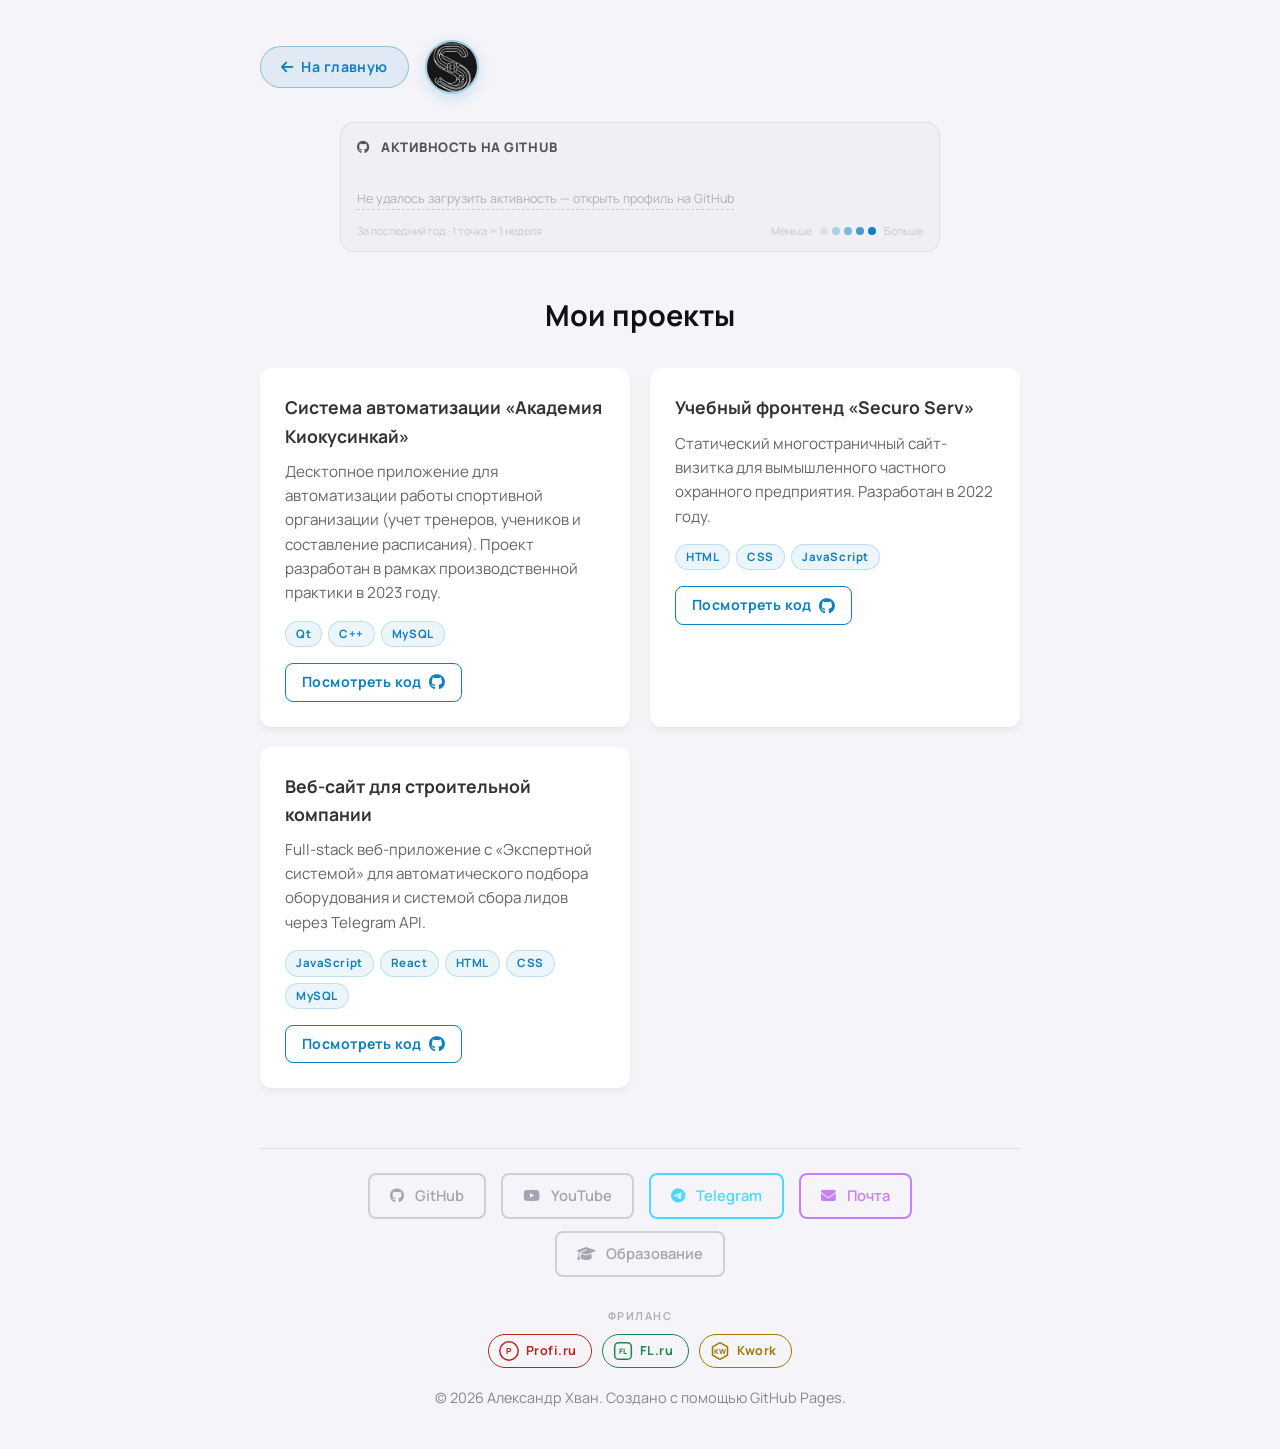
<file: programming.html>
<!DOCTYPE html>
<html lang="ru">
<head>
    <meta charset="UTF-8">
    <meta name="viewport" content="width=device-width, initial-scale=1.0">
    <meta name="page-name" content="Программирование">
    <title>Программирование — Александр Хван (Zillendaw)</title>
    <meta name="description" content="Проекты Александра Хвана: десктопные приложения на Qt/C++, веб-сайты на JavaScript и React, активность на GitHub.">
    <meta name="theme-color" content="#0a0a0f">

    <!-- TODO: замените адрес на свой, если сайт живёт по другому URL -->
    <link rel="canonical" href="https://zillendaw.github.io/programming.html">
    <meta property="og:type" content="website">
    <meta property="og:title" content="Программирование — Александр Хван">
    <meta property="og:description" content="Десктопные приложения, веб-разработка и активность на GitHub.">
    <meta property="og:image" content="https://zillendaw.github.io/logo.png">
    <meta property="og:url" content="https://zillendaw.github.io/programming.html">

    <link rel="icon" href="logo.png">

    <link rel="preconnect" href="https://fonts.googleapis.com">
    <link rel="preconnect" href="https://fonts.gstatic.com" crossorigin>
    <link rel="preconnect" href="https://cdnjs.cloudflare.com">

    <link rel="stylesheet" href="css/style.css">
    <link rel="stylesheet" href="https://cdnjs.cloudflare.com/ajax/libs/font-awesome/6.5.1/css/all.min.css">
    <link href="https://fonts.googleapis.com/css2?family=Space+Mono:wght@400;700&family=Manrope:wght@400;600;700;800&display=swap" rel="stylesheet">
</head>
<body data-mode="dev">

    <!-- =============================================
         РАЗДЕЛ: ПРОГРАММИРОВАНИЕ
         ============================================= -->
    <div id="main-site" class="main-site main-site--enter">
        <div class="container">

            <header>
                <div class="page-head">
                    <a class="back-btn" href="index.html">
                        <i class="fas fa-arrow-left" aria-hidden="true"></i> На главную
                    </a>
                    <div class="profile-img profile-img--compact">
                        <img src="logo.png" alt="Фото Zillendaw" width="54" height="54">
                    </div>
                </div>

                <!-- ── Активность на GitHub: 1 точка = 1 неделя ── -->
                <div id="gh-contrib" class="gh-contrib gh-contrib--loading" data-user="Zillendaw">
                    <div class="gh-contrib__head">
                        <span class="gh-contrib__title"><i class="fab fa-github" aria-hidden="true"></i> Активность на GitHub</span>
                        <span class="gh-contrib__last">Загрузка…</span>
                    </div>
                    <div class="gh-contrib__scroll">
                        <div class="gh-contrib__track"></div>
                    </div>
                    <div class="gh-contrib__legend">
                        <span>За последний год · 1 точка = 1 неделя</span>
                        <span class="gh-contrib__scale">
                            Меньше
                            <i data-level="0"></i><i data-level="1"></i><i data-level="2"></i><i data-level="3"></i><i data-level="4"></i>
                            Больше
                        </span>
                    </div>
                </div>
            </header>

            <main>
                <section class="portfolio">
                    <div id="coding-projects" class="projects-content">
                        <h3 id="portfolio-title">Мои проекты</h3>

                        <div class="projects-grid">

                            <article class="project-card">
                                <h4>Система автоматизации «Академия Киокусинкай»</h4>
                                <p>Десктопное приложение для автоматизации работы спортивной организации (учет тренеров, учеников и составление расписания). Проект разработан в рамках производственной практики в 2023 году.</p>
                                <div class="project-card__stack">
                                    <span>Qt</span>
                                    <span>C++</span>
                                    <span>MySQL</span>
                                </div>
                                <a class="project-card__link" href="https://github.com/Zillendaw/kyokushinkai-industrial-practice-2023-qt" target="_blank" rel="noopener noreferrer">
                                    <span class="project-card__link-text">Посмотреть код</span>
                                    <span class="project-card__link-hover">Открыть GitHub</span>
                                    <i class="fab fa-github project-card__link-icon" aria-hidden="true"></i>
                                </a>
                            </article>

                            <article class="project-card">
                                <h4>Учебный фронтенд «Securo Serv»</h4>
                                <p>Статический многостраничный сайт-визитка для вымышленного частного охранного предприятия. Разработан в 2022 году.</p>
                                <div class="project-card__stack">
                                    <span>HTML</span>
                                    <span>CSS</span>
                                    <span>JavaScript</span>
                                </div>
                                <a class="project-card__link" href="https://github.com/Zillendaw/Web-Site-Securo-Serv" target="_blank" rel="noopener noreferrer">
                                    <span class="project-card__link-text">Посмотреть код</span>
                                    <span class="project-card__link-hover">Открыть GitHub</span>
                                    <i class="fab fa-github project-card__link-icon" aria-hidden="true"></i>
                                </a>
                            </article>

                            <article class="project-card">
                                <h4>Веб-сайт для строительной компании</h4>
                                <p>Full-stack веб-приложение с «Экспертной системой» для автоматического подбора оборудования и системой сбора лидов через Telegram API.</p>
                                <div class="project-card__stack">
                                    <span>JavaScript</span>
                                    <span>React</span>
                                    <span>HTML</span>
                                    <span>CSS</span>
                                    <span>MySQL</span>
                                </div>
                                <a class="project-card__link" href="https://github.com/Zillendaw/engineering-company-portal" target="_blank" rel="noopener noreferrer">
                                    <span class="project-card__link-text">Посмотреть код</span>
                                    <span class="project-card__link-hover">Открыть GitHub</span>
                                    <i class="fab fa-github project-card__link-icon" aria-hidden="true"></i>
                                </a>
                            </article>

                        </div>
                    </div>
                </section>
            </main>

            <footer>
                <div class="footer-links">
                    <div class="links-row">
                        <a href="https://github.com/Zillendaw" target="_blank" rel="noopener noreferrer" class="btn btn-outline">
                            <i class="fab fa-github" aria-hidden="true"></i> GitHub
                        </a>
                        <a href="https://www.youtube.com/@Zillendaw" target="_blank" rel="noopener noreferrer" class="btn btn-outline btn-outline-youtube">
                            <i class="fab fa-youtube" aria-hidden="true"></i> YouTube
                        </a>
                        <a href="https://t.me/Zillendaw" target="_blank" rel="noopener noreferrer" class="btn btn-outline btn-cta btn-cta--tg">
                            <i class="fab fa-telegram" aria-hidden="true"></i> Telegram
                        </a>
                        <a href="mailto:mossy009@mail.ru" class="btn btn-outline btn-cta btn-cta--email">
                            <i class="fas fa-envelope" aria-hidden="true"></i> Почта
                        </a>
                    </div>
                    <div class="links-row">
                        <button type="button" class="btn btn-outline btn-education-trigger">
                            <i class="fas fa-graduation-cap" aria-hidden="true"></i> Образование
                        </button>
                    </div>
                </div>

                <div class="footer-freelance">
                    <span class="footer-freelance__label">Фриланс</span>
                    <div class="footer-freelance__links">
                        <a href="https://profi.ru/profile/HvanAM" target="_blank" rel="noopener noreferrer" class="footer-fl-pill footer-fl-pill--profi" title="Profi.ru">
                            <svg class="footer-fl-icon" viewBox="0 0 24 24" fill="none" xmlns="http://www.w3.org/2000/svg" aria-hidden="true">
                                <circle cx="12" cy="12" r="11" stroke="currentColor" stroke-width="1.8"/>
                                <text x="12" y="16" text-anchor="middle" font-size="10" font-weight="800" fill="currentColor" font-family="Manrope,sans-serif">P</text>
                            </svg>
                            <span>Profi.ru</span>
                        </a>
                        <a href="https://www.fl.ru/users/mossy009/portfolio/" target="_blank" rel="noopener noreferrer" class="footer-fl-pill footer-fl-pill--fl" title="FL.ru">
                            <svg class="footer-fl-icon" viewBox="0 0 24 24" fill="none" xmlns="http://www.w3.org/2000/svg" aria-hidden="true">
                                <rect x="2" y="2" width="20" height="20" rx="5" stroke="currentColor" stroke-width="1.8"/>
                                <text x="12" y="16" text-anchor="middle" font-size="9" font-weight="800" fill="currentColor" font-family="Manrope,sans-serif">FL</text>
                            </svg>
                            <span>FL.ru</span>
                        </a>
                        <a href="https://kwork.ru/user/mossy009" target="_blank" rel="noopener noreferrer" class="footer-fl-pill footer-fl-pill--kwork" title="Kwork.ru">
                            <svg class="footer-fl-icon" viewBox="0 0 24 24" fill="none" xmlns="http://www.w3.org/2000/svg" aria-hidden="true">
                                <path d="M12 2L21 7V17L12 22L3 17V7L12 2Z" stroke="currentColor" stroke-width="1.8" stroke-linejoin="round"/>
                                <text x="12" y="16" text-anchor="middle" font-size="8.5" font-weight="800" fill="currentColor" font-family="Manrope,sans-serif">KW</text>
                            </svg>
                            <span>Kwork</span>
                        </a>
                    </div>
                </div>

                <p>&copy; 2026 Александр Хван. Создано с помощью GitHub Pages.</p>
            </footer>
        </div>
    </div>

    <script src="js/ui.js" defer></script>
    <script src="js/gh-contrib.js" defer></script>
    <script src="js/tracker.js" defer></script>
</body>
</html>
</file>
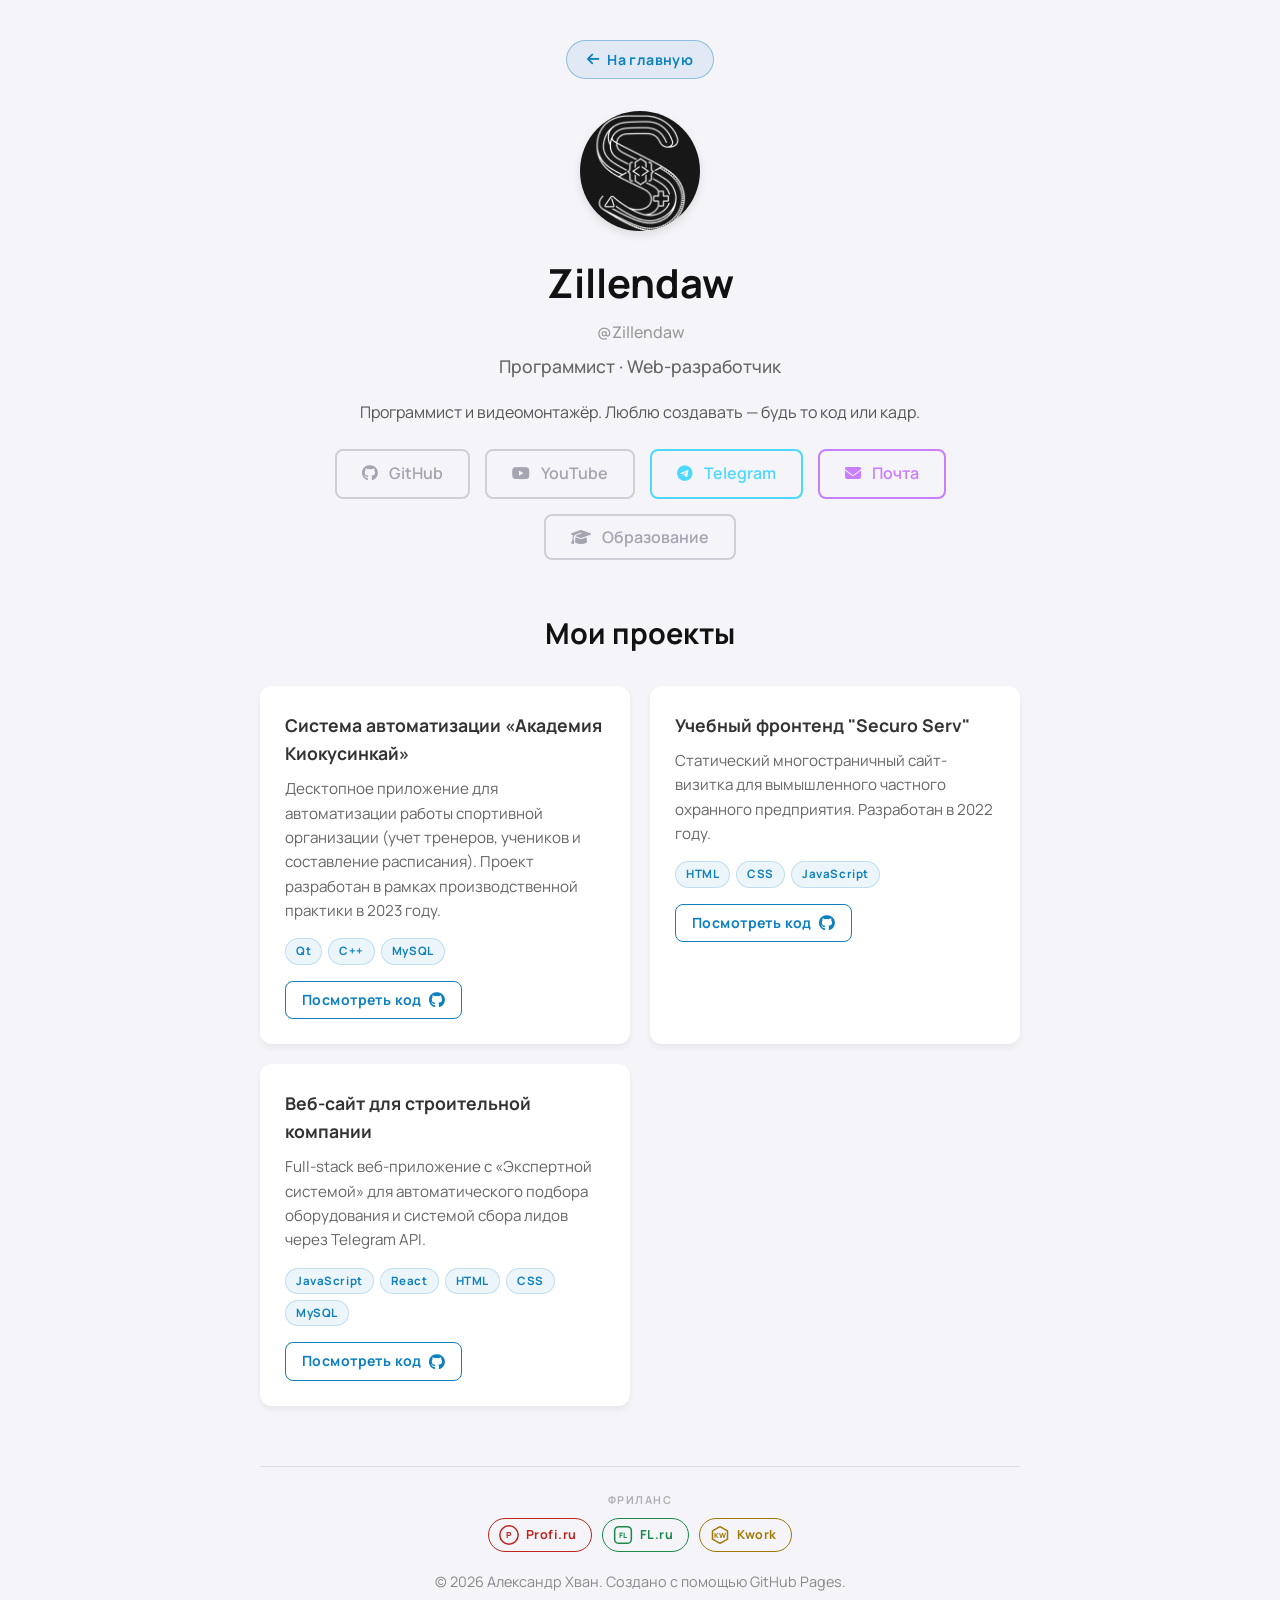
<file: zillendaw.github.io-main/programming.html>
<!DOCTYPE html>
<html lang="ru">
<head>
    <meta charset="UTF-8">
    <meta name="viewport" content="width=device-width, initial-scale=1.0">
    <meta name="page-name" content="Программирование">
    <title>Программирование — Александр Хван</title>
    <link rel="stylesheet" href="style.css">
    <link rel="stylesheet" href="https://cdnjs.cloudflare.com/ajax/libs/font-awesome/6.5.1/css/all.min.css">
    <link href="https://fonts.googleapis.com/css2?family=Space+Mono:wght@400;700&family=Manrope:wght@400;600;700;800&display=swap" rel="stylesheet">
</head>
<body data-mode="dev">

    <!-- =============================================
         РАЗДЕЛ: ПРОГРАММИРОВАНИЕ
         ============================================= -->
    <div id="main-site" class="main-site main-site--enter">
        <div class="container">

            <header>
                <button class="back-btn" id="back-btn">
                    <i class="fas fa-arrow-left"></i> На главную
                </button>
                <div class="profile-img">
                    <img src="logo.png" alt="Фото Zillendaw">
                </div>
                <h1>Zillendaw</h1>
                <div class="nickname">@Zillendaw</div>
                <h2 id="site-subtitle">Программист · Web-разработчик</h2>
                <p class="bio">Программист и видеомонтажёр. Люблю создавать — будь то код или кадр.</p>

                <div class="links-wrapper">
                    <!-- 1 Сверху: GitHub, Youtube, Telegram, Почта -->
                    <div class="links-row">
                        <a href="https://github.com/Zillendaw" target="_blank" class="btn btn-outline">
                            <i class="fab fa-github"></i> GitHub
                        </a>
                        <a href="https://www.youtube.com/@Zillendaw" target="_blank" class="btn btn-outline btn-outline-youtube">
                            <i class="fab fa-youtube"></i> YouTube
                        </a>
                        <a href="https://t.me/Zillendaw" target="_blank" class="btn btn-outline btn-cta btn-cta--tg">
                            <i class="fab fa-telegram"></i> Telegram
                        </a>
                        <a href="mailto:mossy009@mail.ru" class="btn btn-outline btn-cta btn-cta--email">
                            <i class="fas fa-envelope"></i> Почта
                        </a>
                    </div>
                    <!-- 2 Снизу: Образование -->
                    <div class="links-row">
                        <button class="btn btn-outline btn-education-trigger">
                            <i class="fas fa-graduation-cap"></i> Образование
                        </button>
                    </div>
                </div>
            </header>

            <main>
                <section class="portfolio">

                    <div id="coding-projects" class="projects-content">
                        <h3 id="portfolio-title">Мои проекты</h3>

                        <div class="projects-grid">
                            <div class="project-card">
                                <h4>Система автоматизации «Академия Киокусинкай»</h4>
                                <p>Десктопное приложение для автоматизации работы спортивной организации (учет тренеров, учеников и составление расписания). Проект разработан в рамках производственной практики в 2023 году.</p>
                                <div class="project-card__stack">
                                    <span>Qt</span>
                                    <span>C++</span>
                                    <span>MySQL</span>
                                </div>
                                <a class="project-card__link" href="https://github.com/Zillendaw/kyokushinkai-industrial-practice-2023-qt" target="_blank">
                                    <span class="project-card__link-text">Посмотреть код</span>
                                    <span class="project-card__link-hover">Открыть GitHub</span>
                                    <i class="fab fa-github project-card__link-icon"></i>
                                </a>
                            </div>
                            <div class="project-card">
                                <h4>Учебный фронтенд "Securo Serv"</h4>
                                <p>Статический многостраничный сайт-визитка для вымышленного частного охранного предприятия. Разработан в 2022 году.</p>
                                <div class="project-card__stack">
                                    <span>HTML</span>
                                    <span>CSS</span>
                                    <span>JavaScript</span>
                                </div>
                                <a class="project-card__link" href="https://github.com/Zillendaw/Web-Site-Securo-Serv" target="_blank">
                                    <span class="project-card__link-text">Посмотреть код</span>
                                    <span class="project-card__link-hover">Открыть GitHub</span>
                                    <i class="fab fa-github project-card__link-icon"></i>
                                </a>
                            </div>
                            <div class="project-card">
                                <h4>Веб-сайт для строительной компании</h4>
                                <p>Full-stack веб-приложение с «Экспертной системой» для автоматического подбора оборудования и системой сбора лидов через Telegram API.</p>
                                <div class="project-card__stack">
                                    <span>JavaScript</span>
                                    <span>React</span>
                                    <span>HTML</span>
                                    <span>CSS</span>
                                    <span>MySQL</span>
                                </div>
                                <a class="project-card__link" href="https://github.com/Zillendaw/engineering-company-portal" target="_blank">
                                    <span class="project-card__link-text">Посмотреть код</span>
                                    <span class="project-card__link-hover">Открыть GitHub</span>
                                    <i class="fab fa-github project-card__link-icon"></i>
                                </a>
                            </div>
                        </div>
                    </div>

                </section>
            </main>

            <footer>
                <div class="footer-freelance">
                    <span class="footer-freelance__label">Фриланс</span>
                    <div class="footer-freelance__links">
                        <a href="https://profi.ru/profile/HvanAM" target="_blank" class="footer-fl-pill footer-fl-pill--profi" title="Profi.ru">
                            <svg class="footer-fl-icon" viewBox="0 0 24 24" fill="none" xmlns="http://www.w3.org/2000/svg" aria-hidden="true">
                                <circle cx="12" cy="12" r="11" stroke="currentColor" stroke-width="1.8"/>
                                <text x="12" y="16" text-anchor="middle" font-size="10" font-weight="800" fill="currentColor" font-family="Manrope,sans-serif">P</text>
                            </svg>
                            <span>Profi.ru</span>
                        </a>
                        <a href="https://www.fl.ru/users/mossy009/portfolio/" target="_blank" class="footer-fl-pill footer-fl-pill--fl" title="FL.ru">
                            <svg class="footer-fl-icon" viewBox="0 0 24 24" fill="none" xmlns="http://www.w3.org/2000/svg" aria-hidden="true">
                                <rect x="2" y="2" width="20" height="20" rx="5" stroke="currentColor" stroke-width="1.8"/>
                                <text x="12" y="16" text-anchor="middle" font-size="9" font-weight="800" fill="currentColor" font-family="Manrope,sans-serif">FL</text>
                            </svg>
                            <span>FL.ru</span>
                        </a>
                        <a href="https://kwork.ru/user/mossy009" target="_blank" class="footer-fl-pill footer-fl-pill--kwork" title="Kwork.ru">
                            <svg class="footer-fl-icon" viewBox="0 0 24 24" fill="none" xmlns="http://www.w3.org/2000/svg" aria-hidden="true">
                                <path d="M12 2L21 7V17L12 22L3 17V7L12 2Z" stroke="currentColor" stroke-width="1.8" stroke-linejoin="round"/>
                                <text x="12" y="16" text-anchor="middle" font-size="8.5" font-weight="800" fill="currentColor" font-family="Manrope,sans-serif">KW</text>
                            </svg>
                            <span>Kwork</span>
                        </a>
                    </div>
                </div>
                <p>&copy; 2026 Александр Хван. Создано с помощью GitHub Pages.</p>
            </footer>
        </div>
    </div>

    <!-- Модальное окно образования -->
    <div id="eduModal" class="modal">
        <div class="modal-content edu-modal-content">
            <span class="close-btn" id="edu-close-btn">&times;</span>
            <h3 class="edu-modal-title"><i class="fas fa-graduation-cap"></i> Моё образование</h3>
            <div class="edu-cards-container">

                <div class="edu-card edu-card--spo">
                    <div class="edu-card__shine"></div>
                    <div class="edu-icon"><i class="fas fa-school"></i></div>
                    <div class="edu-info">
                        <span class="edu-institution">Владивостокский Государственный Университет</span>
                        <h3>Информационные системы и программирование</h3>
                        <h5><i class="fas fa-certificate"></i> СПО · 2020 – 2025</h5>
                        <p>Специальность: Информационные системы и программирование</p>
                    </div>
                </div>

                <div class="edu-card edu-card--bachelor">
                    <div class="edu-card__shine"></div>
                    <div class="edu-icon"><i class="fas fa-user-graduate"></i></div>
                    <div class="edu-info">
                        <span class="edu-institution">Владивостокский Государственный Университет</span>
                        <h3>Программная инженерия</h3>
                        <h5><i class="fas fa-graduation-cap"></i> Бакалавриат · 2025 – настоящее время</h5>
                        <p>Направление: Программная инженерия</p>
                    </div>
                </div>

            </div>
        </div>
    </div>

    <script>
    /* ── Кнопка «На главную» ── */
    document.getElementById('back-btn').addEventListener('click', function () {
        window.location.href = 'index.html';
    });

    /* ── Модальное окно «Образование» ── */
    (function () {
        const eduModal = document.getElementById('eduModal');

        function openEduModal() {
            document.querySelectorAll('.edu-card__shine').forEach(el => {
                el.style.animation = 'none';
                void el.offsetHeight;
                el.style.animation = '';
            });
            eduModal.style.display = 'flex';
        }
        function closeEduModal() { eduModal.style.display = 'none'; }

        document.querySelectorAll('.btn-education-trigger').forEach(btn => {
            btn.addEventListener('click', openEduModal);
        });
        document.getElementById('edu-close-btn').addEventListener('click', closeEduModal);
        window.addEventListener('click', e => { if (e.target === eduModal) closeEduModal(); });
    })();
    </script>
    <script src="tracker.js?v=3" defer></script>
</body>
</html>
</file>
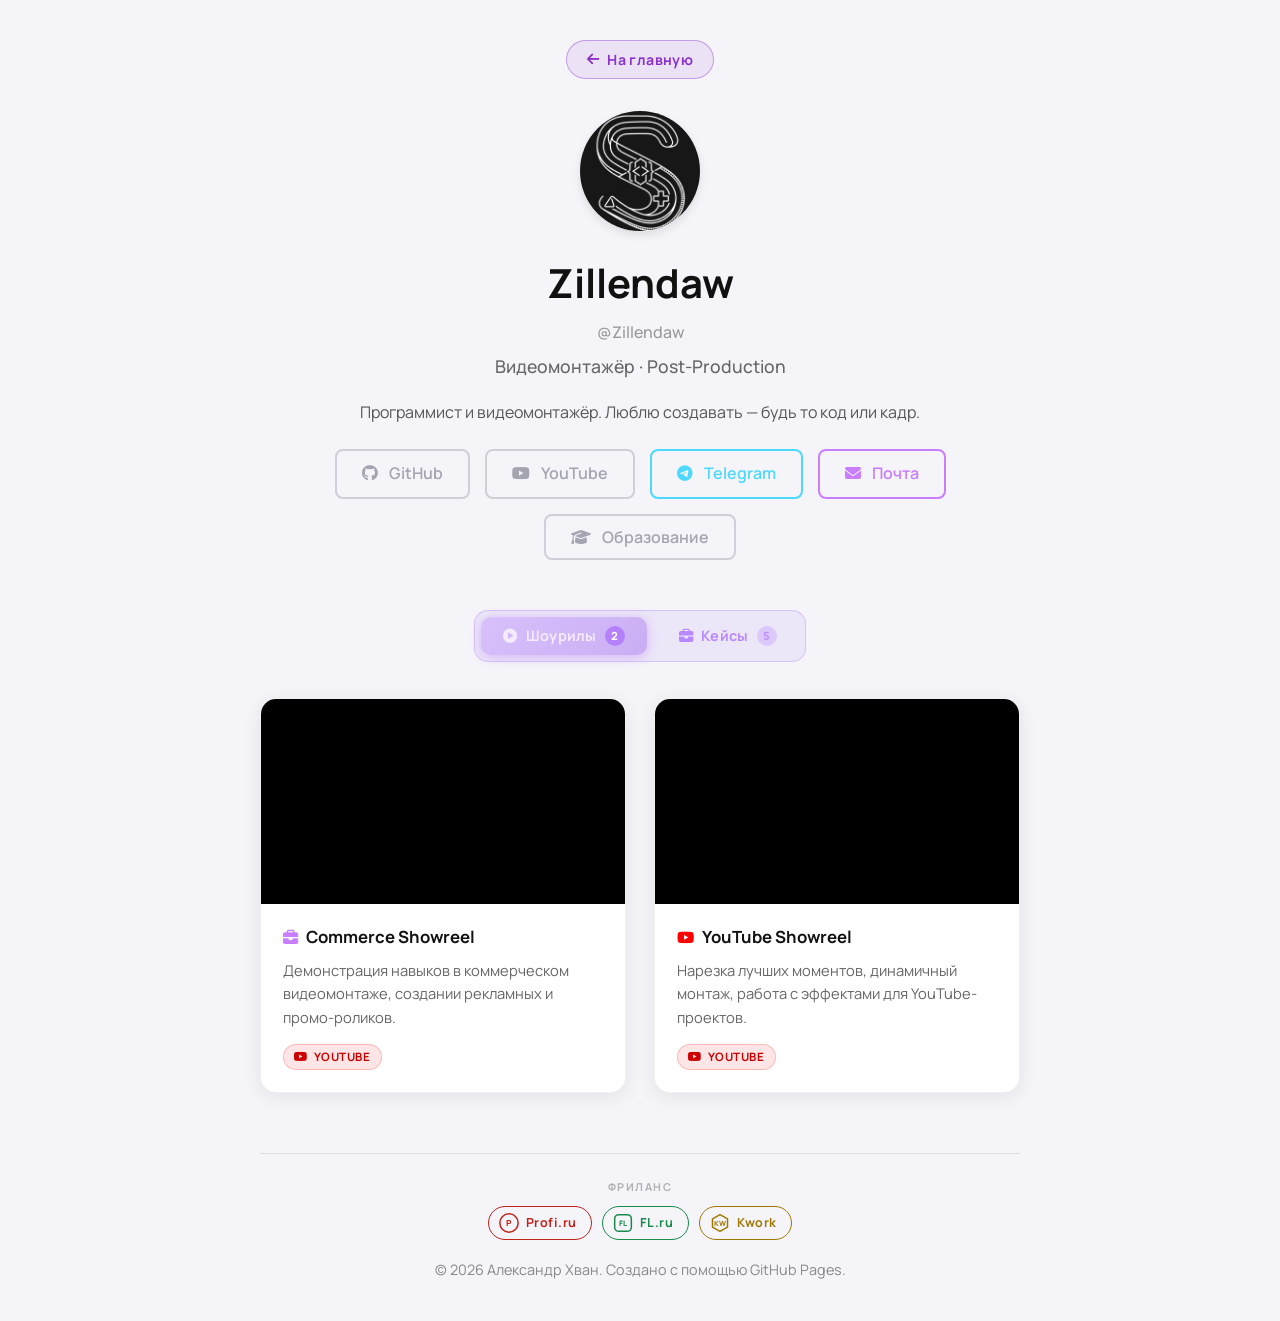
<file: zillendaw.github.io-main/video.html>
<!DOCTYPE html>
<html lang="ru">
<head>
    <meta charset="UTF-8">
    <meta name="viewport" content="width=device-width, initial-scale=1.0">
    <meta name="page-name" content="Видеомонтаж">
    <title>Видеомонтаж — Александр Хван</title>
    <link rel="stylesheet" href="style.css">
    <link rel="stylesheet" href="https://cdnjs.cloudflare.com/ajax/libs/font-awesome/6.5.1/css/all.min.css">
    <link href="https://fonts.googleapis.com/css2?family=Space+Mono:wght@400;700&family=Manrope:wght@400;600;700;800&display=swap" rel="stylesheet">
</head>
<body data-mode="video">

    <!-- =============================================
         РАЗДЕЛ: ВИДЕОМОНТАЖ
         ============================================= -->
    <div id="main-site" class="main-site main-site--enter">
        <div class="container">

            <header>
                <button class="back-btn" id="back-btn">
                    <i class="fas fa-arrow-left"></i> На главную
                </button>
                <div class="profile-img">
                    <img src="logo.png" alt="Фото Zillendaw">
                </div>
                <h1>Zillendaw</h1>
                <div class="nickname">@Zillendaw</div>
                <h2 id="site-subtitle">Видеомонтажёр · Post-Production</h2>
                <p class="bio">Программист и видеомонтажёр. Люблю создавать — будь то код или кадр.</p>

                <div class="links-wrapper">
                    <!-- 1 Сверху: GitHub, Youtube, Telegram, Почта -->
                    <div class="links-row">
                        <a href="https://github.com/Zillendaw" target="_blank" class="btn btn-outline">
                            <i class="fab fa-github"></i> GitHub
                        </a>
                        <a href="https://www.youtube.com/@Zillendaw" target="_blank" class="btn btn-outline btn-outline-youtube">
                            <i class="fab fa-youtube"></i> YouTube
                        </a>
                        <a href="https://t.me/Zillendaw" target="_blank" class="btn btn-outline btn-cta btn-cta--tg">
                            <i class="fab fa-telegram"></i> Telegram
                        </a>
                        <a href="mailto:mossy009@mail.ru" class="btn btn-outline btn-cta btn-cta--email">
                            <i class="fas fa-envelope"></i> Почта
                        </a>
                    </div>
                    <!-- 2 Снизу: Образование -->
                    <div class="links-row">
                        <button class="btn btn-outline btn-education-trigger">
                            <i class="fas fa-graduation-cap"></i> Образование
                        </button>
                    </div>
                </div>
            </header>

            <main>
                <section class="portfolio">

                    <div id="video-projects" class="projects-content">

                        <!-- ── Таб-переключатель ── -->
                        <div class="video-tabs" role="tablist">
                            <button class="video-tab video-tab--active" data-tab="showreels" role="tab" aria-selected="true">
                                <i class="fas fa-play-circle"></i> Шоурилы
                                <span class="video-tab__count">2</span>
                            </button>
                            <button class="video-tab" data-tab="cases" role="tab" aria-selected="false">
                                <i class="fas fa-briefcase"></i> Кейсы
                                <span class="video-tab__count">5</span>
                            </button>
                        </div>

                        <!-- ── Шоурилы ── -->
                        <div id="tab-showreels" class="video-tab-panel video-cases-grid" role="tabpanel">

                            <div class="video-case-card">
                                <div class="video-embed">
                                    <iframe
                                        src="https://www.youtube.com/embed/UZRvcrw7vlo"
                                        title="Commerce Showreel"
                                        allow="accelerometer; autoplay; clipboard-write; encrypted-media; gyroscope; picture-in-picture"
                                        allowfullscreen
                                        referrerpolicy="strict-origin-when-cross-origin"
                                        loading="lazy">
                                    </iframe>
                                </div>
                                <div class="video-case-info">
                                    <h4><i class="fas fa-briefcase"></i> Commerce Showreel</h4>
                                    <p>Демонстрация навыков в коммерческом видеомонтаже, создании рекламных и промо-роликов.</p>
                                    <span class="video-source-badge video-source-badge--yt"><i class="fab fa-youtube"></i> YouTube</span>
                                </div>
                            </div>

                            <div class="video-case-card">
                                <div class="video-embed">
                                    <iframe
                                        src="https://www.youtube.com/embed/JEY2gAs5e-E"
                                        title="YouTube Showreel"
                                        allow="accelerometer; autoplay; clipboard-write; encrypted-media; gyroscope; picture-in-picture"
                                        allowfullscreen
                                        referrerpolicy="strict-origin-when-cross-origin"
                                        loading="lazy">
                                    </iframe>
                                </div>
                                <div class="video-case-info">
                                    <h4><i class="fab fa-youtube"></i> YouTube Showreel</h4>
                                    <p>Нарезка лучших моментов, динамичный монтаж, работа с эффектами для YouTube-проектов.</p>
                                    <span class="video-source-badge video-source-badge--yt"><i class="fab fa-youtube"></i> YouTube</span>
                                </div>
                            </div>

                        </div>

                        <!-- ── Кейсы ── -->
                        <div id="tab-cases" class="video-tab-panel video-cases-grid video-tab-panel--hidden" role="tabpanel">

                            <div class="video-case-card">
                                <div class="video-embed">
                                    <iframe
                                        src="https://vkvideo.ru/video_ext.php?oid=-238859733&id=456239017&hash=cb1fb28f0e667870"
                                        title="Отзыв Николая, компания «Тепломонтаж»"
                                        allow="autoplay; encrypted-media; fullscreen; picture-in-picture"
                                        allowfullscreen
                                        loading="lazy">
                                    </iframe>
                                </div>
                                <div class="video-case-info">
                                    <h4><i class="fas fa-film"></i> Отзыв заказчика компании "Тепломонтаж" - Николай из г. Артём</h4>
                                    <p>Классический видеоотзыв для повышения лояльности к строительной компании.</p>
                                    <span class="video-source-badge video-source-badge--yadisk">
                                        <i class="fas fa-cloud"></i> Личное портфолио
                                    </span>
                                </div>
                            </div>

                            <div class="video-case-card">
                                <div class="video-embed">
                                    <iframe
                                        src="https://vkvideo.ru/video_ext.php?oid=-238859733&id=456239018&hash=5bd7206ee8f912c3"
                                        title="Обзор монтажа бокса «Погреб ПП 3 Лонг»"
                                        allow="autoplay; encrypted-media; fullscreen; picture-in-picture"
                                        allowfullscreen
                                        loading="lazy">
                                    </iframe>
                                </div>
                                <div class="video-case-info">
                                    <h4><i class="fas fa-film"></i> Обзор монтажа бокса "Погреб ПП 3 Лонг" для компании Engineering Space</h4>
                                    <p>Демонстрационный ролик этапов установки сложного инженерного оборудования, с описанием и демонстрации монтажных работ.</p>
                                    <span class="video-source-badge video-source-badge--yadisk">
                                        <i class="fas fa-cloud"></i> Личное портфолио
                                    </span>
                                </div>
                            </div>

                            <div class="video-case-card">
                                <div class="video-embed">
                                    <iframe
                                        src="https://vkvideo.ru/video_ext.php?oid=-238859733&id=456239020&hash=2a2894bb011b58aa"
                                        title="Отзыв Сергея Ким, компания «Тепломонтаж»"
                                        allow="autoplay; encrypted-media; fullscreen; picture-in-picture"
                                        allowfullscreen
                                        loading="lazy">
                                    </iframe>
                                </div>
                                <div class="video-case-info">
                                    <h4><i class="fas fa-film"></i> Отзыв клиента компании "Тепломонтаж" - Сергея Ким из посёлка Де-Фриз (г. Владивосток)</h4>
                                    <p>Интерьерный видеоотзыв, подчеркивающий результат работы строительной компании по тёплым полам.</p>
                                    <span class="video-source-badge video-source-badge--yadisk">
                                        <i class="fas fa-cloud"></i> Личное портфолио
                                    </span>
                                </div>
                            </div>

                            <div class="video-case-card">
                                <div class="video-embed">
                                    <iframe
                                        src="https://www.youtube.com/embed/sF_MnTFnGuY"
                                        title="Открытие точки корейской компании «Atomy» в ТЦ «Маяк» в г. Владивосток"
                                        allow="accelerometer; autoplay; clipboard-write; encrypted-media; gyroscope; picture-in-picture; web-share"
                                        allowfullscreen
                                        referrerpolicy="strict-origin-when-cross-origin"
                                        loading="lazy">
                                    </iframe>
                                </div>
                                <div class="video-case-info">
                                    <h4><i class="fas fa-film"></i> Открытие точки корейской компании "Atomy" в торговом центре "Маяк" в г. Владивосток</h4>
                                    <p>Короткое видео для (Reels) с открытия новой точки косметической компании "Atomy". Динамичный монтаж под ритм музыки, 
                                        чтобы передать атмосферу праздника и привлечь трафик в магазин.</p>
                                    <span class="video-source-badge video-source-badge--yadisk">
                                        <i class="fas fa-cloud"></i> Личное портфолио
                                    </span>
                                </div>
                            </div>

                            <div class="video-case-card">
                                <div class="video-embed">
                                    <iframe
                                        src="https://www.youtube.com/embed/5eTRQUaZ4JY"
                                        title="Дом «Афрейм»"
                                        allow="accelerometer; autoplay; clipboard-write; encrypted-media; gyroscope; picture-in-picture; web-share"
                                        allowfullscreen
                                        referrerpolicy="strict-origin-when-cross-origin"
                                        loading="lazy">
                                    </iframe>
                                </div>
                                <div class="video-case-info">
                                    <h4><i class="fas fa-film"></i> Демонстрация Дом "Афрейм"</h4>
                                    <p>Видеообзор трендового дома в стиле A-frame для строительной компании. 
                                        Использован плавный монтаж, выгодно подчеркивающий архитектуру и уют интерьера, 
                                        а также описание для коротких видео.</p>
                                    <span class="video-source-badge video-source-badge--yadisk">
                                        <i class="fas fa-cloud"></i> Личное портфолио
                                    </span>
                                </div>
                            </div>

                        </div>
                    </div>

                </section>
            </main>

            <footer>
                <div class="footer-freelance">
                    <span class="footer-freelance__label">Фриланс</span>
                    <div class="footer-freelance__links">
                        <a href="https://profi.ru/profile/HvanAM" target="_blank" class="footer-fl-pill footer-fl-pill--profi" title="Profi.ru">
                            <svg class="footer-fl-icon" viewBox="0 0 24 24" fill="none" xmlns="http://www.w3.org/2000/svg" aria-hidden="true">
                                <circle cx="12" cy="12" r="11" stroke="currentColor" stroke-width="1.8"/>
                                <text x="12" y="16" text-anchor="middle" font-size="10" font-weight="800" fill="currentColor" font-family="Manrope,sans-serif">P</text>
                            </svg>
                            <span>Profi.ru</span>
                        </a>
                        <a href="https://www.fl.ru/users/mossy009/portfolio/" target="_blank" class="footer-fl-pill footer-fl-pill--fl" title="FL.ru">
                            <svg class="footer-fl-icon" viewBox="0 0 24 24" fill="none" xmlns="http://www.w3.org/2000/svg" aria-hidden="true">
                                <rect x="2" y="2" width="20" height="20" rx="5" stroke="currentColor" stroke-width="1.8"/>
                                <text x="12" y="16" text-anchor="middle" font-size="9" font-weight="800" fill="currentColor" font-family="Manrope,sans-serif">FL</text>
                            </svg>
                            <span>FL.ru</span>
                        </a>
                        <a href="https://kwork.ru/user/mossy009" target="_blank" class="footer-fl-pill footer-fl-pill--kwork" title="Kwork.ru">
                            <svg class="footer-fl-icon" viewBox="0 0 24 24" fill="none" xmlns="http://www.w3.org/2000/svg" aria-hidden="true">
                                <path d="M12 2L21 7V17L12 22L3 17V7L12 2Z" stroke="currentColor" stroke-width="1.8" stroke-linejoin="round"/>
                                <text x="12" y="16" text-anchor="middle" font-size="8.5" font-weight="800" fill="currentColor" font-family="Manrope,sans-serif">KW</text>
                            </svg>
                            <span>Kwork</span>
                        </a>
                    </div>
                </div>
                <p>&copy; 2026 Александр Хван. Создано с помощью GitHub Pages.</p>
            </footer>
        </div>
    </div>

    <!-- Модальное окно образования -->
    <div id="eduModal" class="modal">
        <div class="modal-content edu-modal-content">
            <span class="close-btn" id="edu-close-btn">&times;</span>
            <h3 class="edu-modal-title"><i class="fas fa-graduation-cap"></i> Моё образование</h3>
            <div class="edu-cards-container">

                <div class="edu-card edu-card--spo">
                    <div class="edu-card__shine"></div>
                    <div class="edu-icon"><i class="fas fa-school"></i></div>
                    <div class="edu-info">
                        <span class="edu-institution">Владивостокский Государственный Университет</span>
                        <h3>Информационные системы и программирование</h3>
                        <h5><i class="fas fa-certificate"></i> СПО · 2020 – 2025</h5>
                        <p>Специальность: Информационные системы и программирование</p>
                    </div>
                </div>

                <div class="edu-card edu-card--bachelor">
                    <div class="edu-card__shine"></div>
                    <div class="edu-icon"><i class="fas fa-user-graduate"></i></div>
                    <div class="edu-info">
                        <span class="edu-institution">Владивостокский Государственный Университет</span>
                        <h3>Программная инженерия</h3>
                        <h5><i class="fas fa-graduation-cap"></i> Бакалавриат · 2025 – настоящее время</h5>
                        <p>Направление: Программная инженерия</p>
                    </div>
                </div>

            </div>
        </div>
    </div>

    <!-- Модальное окно видео -->
    <div id="videoModal" class="modal">
        <div class="modal-content video-modal-content">
            <span class="video-close-btn" id="video-close-btn">&times;</span>
            <div class="video-container">
                <iframe id="videoPlayer" src="" allow="accelerometer; autoplay; clipboard-write; encrypted-media; gyroscope; picture-in-picture" allowfullscreen referrerpolicy="strict-origin-when-cross-origin"></iframe>
            </div>
        </div>
    </div>

    <script>
    /* ── Кнопка «На главную» ── */
    document.getElementById('back-btn').addEventListener('click', function () {
        window.location.href = 'index.html';
    });

    /* ── Модальное окно «Образование» ── */
    (function () {
        const eduModal = document.getElementById('eduModal');

        function openEduModal() {
            document.querySelectorAll('.edu-card__shine').forEach(el => {
                el.style.animation = 'none';
                void el.offsetHeight;
                el.style.animation = '';
            });
            eduModal.style.display = 'flex';
        }
        function closeEduModal() { eduModal.style.display = 'none'; }

        document.querySelectorAll('.btn-education-trigger').forEach(btn => {
            btn.addEventListener('click', openEduModal);
        });
        document.getElementById('edu-close-btn').addEventListener('click', closeEduModal);
        window.addEventListener('click', e => { if (e.target === eduModal) closeEduModal(); });
    })();

    /* ── Модальное окно видео ── */
    (function () {
        const videoModal  = document.getElementById('videoModal');
        const videoPlayer = document.getElementById('videoPlayer');

        function closeVideoModal() {
            videoModal.style.display = 'none';
            videoPlayer.src = '';
        }

        document.getElementById('video-close-btn').addEventListener('click', closeVideoModal);
        window.addEventListener('click', e => { if (e.target === videoModal) closeVideoModal(); });
    })();

    /* ── Таб-переключатель Шоурилы / Кейсы ── */
    (function () {
        document.querySelectorAll('.video-tab').forEach(function (btn) {
            btn.addEventListener('click', function () {
                const target = btn.dataset.tab;
                document.querySelectorAll('.video-tab').forEach(function (b) {
                    b.classList.toggle('video-tab--active', b === btn);
                    b.setAttribute('aria-selected', b === btn ? 'true' : 'false');
                });
                document.querySelectorAll('.video-tab-panel').forEach(function (panel) {
                    const isTarget = panel.id === 'tab-' + target;
                    panel.classList.toggle('video-tab-panel--hidden', !isTarget);
                });
            });
        });
    })();
    </script>
    <script src="tracker.js?v=3" defer></script>
</body>
</html>
</file>
<file: css/style.css>
/* =====================================================
   СОДЕРЖАНИЕ
   -----------------------------------------------------
   01. Базовые настройки и переменные
   02. Утилиты
   03. Стартовый экран (обёртка, интро, кнопки)
   04. Карточки выбора раздела
   05. Основной сайт, шапка, контейнер
   06. Портфолио (проекты)
   07. Видеомонтаж: вкладки, портфолио, шоурилы
   08. Фриланс-ссылки
   09. Модальные окна
   10. Схема стека технологий
   11. Видео-модалка, «золотое сечение»
   12. Тёмная тема основного сайта
   13. Тост о недоступности YouTube / VK
   14. Активность на GitHub
   15. Шапка раздела, подвал
   16. Фон раздела «Видеомонтаж»
   17. Папки типов роликов
   ===================================================== */

/* =====================================================
   01. БАЗОВЫЕ НАСТРОЙКИ И ПЕРЕМЕННЫЕ
   ===================================================== */
:root {
    --font-sans: 'Manrope', -apple-system, BlinkMacSystemFont, "Segoe UI", Roboto, Helvetica, Arial, sans-serif;
    --font-mono: 'Space Mono', ui-monospace, SFMono-Regular, Menlo, monospace;

    /* Акценты разделов. Значения ниже переопределяются
       в блоках body[data-mode] и в тёмной теме. */
    --accent-dev:   #0e80c0;
    --accent-video: #8a30cc;

    --radius-sm: 10px;
    --radius-md: 15px;
    --radius-lg: 20px;
    --radius-pill: 30px;

    --z-modal: 1000;
    --z-toast: 1100;
    --z-tooltip: 1200;
}

*,
*::before,
*::after { box-sizing: border-box; }

* {
    margin: 0;
    padding: 0;
}

/* Формы не наследуют шрифт автоматически — задаём явно */
button,
input,
select,
textarea { font: inherit; color: inherit; }

body {
    font-family: var(--font-sans);
    background-color: #0a0a0f;
    color: #e0e0e0;
    line-height: 1.6;
    overflow-x: hidden;
}

/* Пока открыта модалка — страница под ней не прокручивается */
body.body--modal-open { overflow: hidden; }

/* Цветовые переменные для кнопок и свечения */
body {
    --theme-color: #24292e;
    --theme-color-rgb: 36, 41, 46;
}
body[data-mode="dev"] { 
    --theme-color: #0e80c0; 
    --theme-color-rgb: 14, 128, 192; 
}
body[data-mode="video"] { 
    --theme-color: #8a30cc; 
    --theme-color-rgb: 138, 48, 204; 
}
@media (prefers-color-scheme: dark) {
    body[data-mode="dev"] { 
        --theme-color: #4dd9ff; 
        --theme-color-rgb: 77, 217, 255; 
    }
    body[data-mode="video"] { 
        --theme-color: #c97dff; 
        --theme-color-rgb: 201, 125, 255; 
    }
}

/* =====================================================
   УТИЛИТЫ
   ===================================================== */
.hidden { display: none !important; }

/* =====================================================
   СТАРТОВЫЙ ЭКРАН — обёртка
   ===================================================== */
.entry-screen {
    min-height: 100dvh;
    display: flex;
    flex-direction: column;
    align-items: center;
    background: #0a0a0f;
    /* Тонкая зернистость фона */
    background-image:
        radial-gradient(ellipse at 25% 35%, rgba(0, 100, 200, 0.07) 0%, transparent 55%),
        radial-gradient(ellipse at 75% 60%, rgba(120, 40, 200, 0.07) 0%, transparent 55%);
    transition: opacity 0.45s ease, transform 0.45s ease;
}

.entry-screen--exit {
    opacity: 0;
    transform: scale(1.03);
    pointer-events: none;
}

/* =====================================================
   ФАЗА 1: ИНТРО — профиль
   ===================================================== */
.intro {
    display: flex;
    flex-direction: column;
    align-items: center;
    text-align: center;
    padding: 64px 24px 48px;
    gap: 0;
}

/* =====================================================
   Кнопки на стартовом экране (Разделенные на 2 ряда)
   ===================================================== */
.intro__actions {
    display: flex;
    flex-direction: column;
    gap: 16px;
    margin-bottom: 36px;
    width: 100%;
    align-items: center;
}

.actions-row {
    display: flex;
    gap: 12px;
    flex-wrap: wrap;
    justify-content: center;
}

.contact-pill {
    display: inline-flex;
    align-items: center;
    gap: 8px;
    font-size: 0.9rem;
    font-weight: 700;
    text-decoration: none;
    padding: 8px 22px;
    border-radius: 30px;
    background: transparent;
    transition: all 0.3s ease;
    letter-spacing: 0.05em;
    cursor: pointer;
    font-family: inherit;
}

.contact-pill i { font-size: 1.1rem; margin: 0; }

/* GitHub и YouTube — одинаковый нейтральный цвет */
.contact-pill--gh,
.contact-pill--yt {
    color: rgba(190, 190, 205, 0.65);
    border: 1.5px solid rgba(190, 190, 205, 0.3);
}
.contact-pill--gh:hover,
.contact-pill--yt:hover {
    color: rgba(210, 210, 225, 0.9);
    border-color: rgba(210, 210, 225, 0.5);
    background: rgba(200, 200, 215, 0.08);
    transform: translateY(-2px);
}

/* Образование */
.contact-pill--edu { color: #ffd700; border: 1.5px solid #ffd700; }
.contact-pill--edu:hover { background: rgba(255,215,0,0.1); transform: translateY(-2px); }

/* Telegram (Свечение) */
.contact-pill--tg {
    color: #4dd9ff;
    border: 1.5px solid #4dd9ff;
    animation: pulseStartTg 2.5s infinite;
}
.contact-pill--tg:hover { background: rgba(77, 217, 255, 0.1); transform: translateY(-2px); }

@keyframes pulseStartTg {
    0% { box-shadow: 0 0 0 0 rgba(77, 217, 255, 0.4); }
    70% { box-shadow: 0 0 0 12px rgba(77, 217, 255, 0); }
    100% { box-shadow: 0 0 0 0 rgba(77, 217, 255, 0); }
}

/* Email (Свечение) */
.contact-pill--email {
    color: #c97dff;
    border: 1.5px solid #c97dff;
    animation: pulseStartEmail 2.5s infinite;
    animation-delay: 1.25s; 
}
.contact-pill--email:hover { background: rgba(201, 125, 255, 0.1); transform: translateY(-2px); }

@keyframes pulseStartEmail {
    0% { box-shadow: 0 0 0 0 rgba(201, 125, 255, 0.4); }
    70% { box-shadow: 0 0 0 12px rgba(201, 125, 255, 0); }
    100% { box-shadow: 0 0 0 0 rgba(201, 125, 255, 0); }
}

/* Общий класс анимируемого элемента */
.anim-item {
    opacity: 0;
    transform: translateY(22px);
    animation: fadeUpIn 0.65s cubic-bezier(0.22, 1, 0.36, 1) forwards;
    animation-delay: var(--d, 0s);
}

@keyframes fadeUpIn {
    to { opacity: 1; transform: translateY(0); }
}

/* Аватарка */
.intro__avatar {
    position: relative;
    width: 110px;
    height: 110px;
    margin-bottom: 28px;
}

.intro__avatar img {
    width: 110px;
    height: 110px;
    border-radius: 50%;
    object-fit: cover;
    display: block;
    position: relative;
    z-index: 1;
    border: 2px solid rgba(255,255,255,0.08);
}

/* Пульсирующее кольцо вокруг аватарки */
.intro__avatar-ring {
    position: absolute;
    inset: -6px;
    border-radius: 50%;
    border: 1.5px solid rgba(255,255,255,0.12);
    animation: ringPulse 2.8s ease-in-out infinite;
    animation-delay: 1.2s;
}

@keyframes ringPulse {
    0%, 100% { transform: scale(1);    opacity: 0.5; }
    50%       { transform: scale(1.08); opacity: 0; }
}

/* Имя */
.intro__name {
    font-size: clamp(1.9rem, 5vw, 2.8rem);
    font-weight: 800;
    color: #ffffff;
    letter-spacing: -0.03em;
    line-height: 1.1;
    margin-bottom: 14px;
}

/* Биография */
.intro__bio {
    font-size: 1rem;
    color: rgba(255,255,255,0.45);
    max-width: 360px;
    line-height: 1.7;
    margin-bottom: 36px;
    font-weight: 400;
}

/* Подсказка «выбери направление» */
.intro__scroll-hint {
    display: flex;
    flex-direction: column;
    align-items: center;
    gap: 6px;
    font-size: 0.72rem;
    font-weight: 700;
    letter-spacing: 0.14em;
    text-transform: uppercase;
    color: rgba(255,255,255,0.2);
}

.intro__scroll-hint i {
    margin: 0;
    font-size: 0.75rem;
    animation: bounceDown 1.6s ease-in-out infinite;
    animation-delay: 2s;
}

@keyframes bounceDown {
    0%, 100% { transform: translateY(0); }
    50%       { transform: translateY(4px); }
}

/* =====================================================
   ФАЗА 2: КАРТОЧКИ ВЫБОРА
   ===================================================== */
.split-row {
    display: flex;
    width: 100%;
    max-width: 860px;
    gap: 16px;
    padding: 0 24px 60px;
    opacity: 0;
    transform: translateY(28px);
    animation: fadeUpIn 0.7s cubic-bezier(0.22, 1, 0.36, 1) forwards;
    animation-delay: 1.7s;
}

.split-card {
    flex: 1;
    position: relative;
    cursor: pointer;
    text-decoration: none;
    color: inherit;
    overflow: hidden;
    border-radius: 20px;
    padding: 36px 28px;
    display: flex;
    align-items: flex-start;
    transition: flex 0.45s cubic-bezier(0.4, 0, 0.2, 1),
                box-shadow 0.3s,
                transform 0.25s;
    border: 1px solid rgba(255,255,255,0.06);
}

.split-card:hover {
    flex: 1.3;
    transform: translateY(-3px);
}

.split-card__glow {
    position: absolute;
    inset: 0;
    opacity: 0;
    transition: opacity 0.4s;
    pointer-events: none;
    border-radius: 20px;
}

.split-card:hover .split-card__glow { opacity: 1; }

/* Dev */
.split-card--dev {
    background: linear-gradient(145deg, #091520 0%, #0e2438 60%, #091d30 100%);
    box-shadow: 0 4px 24px rgba(0, 100, 200, 0.1);
}

.split-card--dev .split-card__glow {
    background: radial-gradient(ellipse at 30% 40%, rgba(0, 170, 255, 0.14) 0%, transparent 65%);
}

.split-card--dev:hover {
    box-shadow: 0 8px 40px rgba(0, 140, 255, 0.2);
}

/* Video */
.split-card--video {
    background: linear-gradient(145deg, #100520 0%, #230a42 60%, #1a063a 100%);
    box-shadow: 0 4px 24px rgba(120, 40, 200, 0.1);
}

.split-card--video .split-card__glow {
    background: radial-gradient(ellipse at 70% 40%, rgba(180, 80, 255, 0.16) 0%, transparent 65%);
}

.split-card--video:hover {
    box-shadow: 0 8px 40px rgba(150, 50, 255, 0.2);
}

/* Вспышка при выборе */
.split-card--chosen::after {
    content: '';
    position: absolute;
    inset: 0;
    background: rgba(255,255,255,0.07);
    border-radius: 20px;
    animation: flashPick 0.35s ease forwards;
}

@keyframes flashPick {
    0%   { opacity: 0; }
    40%  { opacity: 1; }
    100% { opacity: 0; }
}

.split-card__inner {
    position: relative;
    z-index: 1;
    width: 46%;
    min-width: 128px;
    display: flex;
    flex-direction: column;
    gap: 14px;
}

.split-card__icons { display: flex; gap: 14px; font-size: 1.5rem; }
.split-card--dev   .split-card__icons { color: #4dd9ff; }
.split-card--video .split-card__icons { color: #c97dff; }

.split-card__title {
    font-size: 1.65rem;
    font-weight: 800;
    color: #fff;
    letter-spacing: -0.02em;
    line-height: 1.1;
}

.split-card__tags {
    list-style: none;
    display: flex;
    flex-direction: column;
    gap: 7px;
}

.split-card__tags li {
    font-size: 0.82rem;
    font-weight: 600;
    letter-spacing: 0.04em;
    padding: 4px 12px;
    border-radius: 20px;
    display: inline-block;
    width: fit-content;
}

.split-card--dev .split-card__tags li {
    background: rgba(77, 217, 255, 0.1);
    color: #9eeeff;
    border: 1px solid rgba(77, 217, 255, 0.2);
}

.split-card--video .split-card__tags li {
    background: rgba(201, 125, 255, 0.1);
    color: #ddb5ff;
    border: 1px solid rgba(201, 125, 255, 0.2);
}

.split-card__cta {
    display: flex;
    align-items: center;
    gap: 7px;
    font-size: 0.82rem;
    font-weight: 700;
    letter-spacing: 0.08em;
    text-transform: uppercase;
    opacity: 0;
    transform: translateY(6px);
    transition: opacity 0.25s, transform 0.25s;
    margin-top: 4px;
}

.split-card--dev   .split-card__cta { color: #4dd9ff; }
.split-card--video .split-card__cta { color: #c97dff; }

.split-card:hover .split-card__cta { opacity: 1; transform: translateY(0); }
.split-card__cta i { margin: 0; }

/* =====================================================
   МОБИЛЬНАЯ АДАПТАЦИЯ
   ===================================================== */
@media (max-width: 600px) {
    .intro { padding: 48px 20px 36px; }

    .split-row {
        flex-direction: column;
        padding: 0 20px 48px;
    }

    .split-card:hover { flex: 1; transform: translateY(-2px); }
    .split-card__cta  { opacity: 1; transform: none; }

    .intro__name { font-size: 1.8rem; }
}

/* =====================================================
   ОСНОВНОЙ САЙТ
   ===================================================== */
.main-site {
    min-height: 100vh;
    background-color: #f4f4f9;
    color: #333;
}

.main-site--enter {
    animation: siteReveal 0.5s ease both;
}

@keyframes siteReveal {
    from { opacity: 0; transform: translateY(14px); }
    to   { opacity: 1; transform: translateY(0); }
}

/* =====================================================
   КНОПКА «СМЕНИТЬ РАЗДЕЛ»
   ===================================================== */
.back-btn {
    display: inline-flex;
    text-decoration: none;
    align-items: center;
    gap: 8px;
    font-size: 0.88rem;
    font-weight: 700;
    color: var(--theme-color);
    background: rgba(var(--theme-color-rgb), 0.08);
    border: 1.5px solid rgba(var(--theme-color-rgb), 0.4);
    border-radius: 30px;
    cursor: pointer;
    padding: 9px 20px;
    margin-bottom: 32px;
    font-family: inherit;
    transition: all 0.25s ease;
    letter-spacing: 0.03em;
}

.back-btn i { margin: 0; }
.back-btn:hover {
    color: var(--theme-color);
    background: rgba(var(--theme-color-rgb), 0.15);
    border-color: rgba(var(--theme-color-rgb), 0.7);
    transform: translateY(-2px);
    box-shadow: 0 4px 20px rgba(var(--theme-color-rgb), 0.25);
}

/* =====================================================
   КОНТЕЙНЕР И ШАПКА
   ===================================================== */
.container {
    max-width: 800px;
    margin: 0 auto;
    padding: 40px 20px;
}

header { text-align: center; margin-bottom: 40px; }

.profile-img {
    width: 120px;
    height: 120px;
    border-radius: 50%;
    margin: 0 auto 20px;
    overflow: hidden;
    box-shadow: 0 4px 10px rgba(0,0,0,0.1);
}

.profile-img img {
    width: 100%;
    height: 100%;
    object-fit: cover;
    display: block;
}

h1 { font-size: 2.5rem; margin-bottom: 5px; color: #111; }
h2 { font-size: 1.1rem; color: #666; font-weight: 500; margin-bottom: 20px; }


/* =====================================================
   Кнопки главного сайта (2 ряда)
   ===================================================== */
.links-row {
    display: flex;
    gap: 15px;
    flex-wrap: wrap;
    justify-content: center;
}

.links-row i { margin-right: 8px; }

.btn {
    display: inline-block;
    padding: 10px 25px;
    border-radius: 8px;
    font-weight: 600;
    font-size: 1rem;
    cursor: pointer;
    font-family: inherit;
    text-decoration: none;
    transition: all 0.3s ease;
}

.btn-outline {
    background-color: transparent !important;
    color: rgba(150, 150, 165, 0.85);
    border: 2px solid rgba(150, 150, 165, 0.4);
}

.btn-outline:hover {
    background-color: rgba(150, 150, 165, 0.1) !important;
    color: rgba(180, 180, 195, 1);
    border-color: rgba(180, 180, 195, 0.6);
    transform: translateY(-2px);
}

/* YouTube такой же нейтральный, как GitHub */
.btn-outline-youtube {
    color: rgba(150, 150, 165, 0.85) !important;
    border-color: rgba(150, 150, 165, 0.4) !important;
}
.btn-outline-youtube:hover {
    background-color: rgba(150, 150, 165, 0.1) !important;
    color: rgba(180, 180, 195, 1) !important;
    border-color: rgba(180, 180, 195, 0.6) !important;
}

/* Telegram CTA — всегда голубой */
.btn-cta--tg {
    color: #4dd9ff !important;
    border-color: #4dd9ff !important;
}
.btn-cta--tg:hover {
    background-color: rgba(77, 217, 255, 0.1) !important;
    color: #4dd9ff !important;
    border-color: #4dd9ff !important;
}

/* Email CTA — всегда фиолетовый */
.btn-cta--email {
    color: #c97dff !important;
    border-color: #c97dff !important;
}
.btn-cta--email:hover {
    background-color: rgba(201, 125, 255, 0.1) !important;
    color: #c97dff !important;
    border-color: #c97dff !important;
}

/* Призыв к действию (Анимация подсветки) */
.btn-cta { position: relative; }
.btn-cta--tg { animation: pulseCTATg 2s infinite; }
.btn-cta--email { animation: pulseCTAEmail 2s infinite; animation-delay: 1s; }

@keyframes pulseCTATg {
    0% { box-shadow: 0 0 0 0 rgba(var(--theme-color-rgb), 0.4); }
    70% { box-shadow: 0 0 0 12px rgba(var(--theme-color-rgb), 0); }
    100% { box-shadow: 0 0 0 0 rgba(var(--theme-color-rgb), 0); }
}
@keyframes pulseCTAEmail {
    0% { box-shadow: 0 0 0 0 rgba(var(--theme-color-rgb), 0.4); }
    70% { box-shadow: 0 0 0 12px rgba(var(--theme-color-rgb), 0); }
    100% { box-shadow: 0 0 0 0 rgba(var(--theme-color-rgb), 0); }
}




/* =====================================================
   ПОРТФОЛИО
   ===================================================== */
.portfolio h3 {
    text-align: center;
    margin-bottom: 30px;
    font-size: 1.8rem;
    color: #111;
}

.projects-grid {
    display: grid;
    grid-template-columns: repeat(auto-fit, minmax(280px, 1fr));
    gap: 20px;
}

.project-card {
    background: #fff;
    padding: 25px;
    border-radius: 12px;
    box-shadow: 0 4px 6px rgba(0,0,0,0.05);
    transition: transform 0.2s, box-shadow 0.2s;
}

.project-card:hover {
    transform: translateY(-5px);
    box-shadow: 0 8px 15px rgba(0,0,0,0.1);
}

.project-card h4 { margin-bottom: 10px; font-size: 1.1rem; }
.project-card p  { color: #666; margin-bottom: 15px; font-size: 0.95rem; }

/* ── Стек технологий ── */
.project-card__stack {
    display: flex;
    flex-wrap: wrap;
    gap: 6px;
    margin-bottom: 16px;
}

.project-card__stack span {
    font-size: 0.72rem;
    font-weight: 700;
    letter-spacing: 0.05em;
    padding: 3px 10px;
    border-radius: 20px;
    background: rgba(14, 128, 192, 0.08);
    color: #0e80c0;
    border: 1px solid rgba(14, 128, 192, 0.2);
    transition: background 0.2s, color 0.2s;
}

[data-mode="video"] .project-card__stack span {
    background: rgba(138, 48, 204, 0.08);
    color: #8a30cc;
    border-color: rgba(138, 48, 204, 0.2);
}

@media (prefers-color-scheme: dark) {
    .project-card__stack span {
        background: rgba(77, 217, 255, 0.08);
        color: #4dd9ff;
        border-color: rgba(77, 217, 255, 0.2);
    }
    [data-mode="video"] .project-card__stack span {
        background: rgba(201, 125, 255, 0.08);
        color: #c97dff;
        border-color: rgba(201, 125, 255, 0.2);
    }
}

/* ── Кнопка «Посмотреть код» ── */
.project-card__link {
    display: inline-flex;
    align-items: center;
    gap: 7px;
    position: relative;
    overflow: hidden;
    text-decoration: none;
    font-weight: 700;
    font-size: 0.88rem;
    letter-spacing: 0.03em;
    padding: 7px 16px;
    border-radius: 8px;
    border: 1.5px solid currentColor;
    color: #0e80c0;
    background: transparent;
    transition: background 0.22s ease, color 0.22s ease,
                box-shadow 0.22s ease, transform 0.2s ease;
}

[data-mode="video"] .project-card__link { color: #8a30cc; }

@media (prefers-color-scheme: dark) {
    .project-card__link             { color: #4dd9ff; }
    [data-mode="video"] .project-card__link { color: #c97dff; }
}

/* Два текста: обычный и hover — переключаются через clip */
.project-card__link-text,
.project-card__link-hover {
    display: block;
    transition: transform 0.25s cubic-bezier(0.4, 0, 0.2, 1),
                opacity   0.2s ease;
    white-space: nowrap;
}

.project-card__link-hover {
    position: absolute;
    left: 16px;
    opacity: 0;
    transform: translateY(8px);
}

.project-card__link-icon {
    font-size: 1rem;
    margin: 0;
    transition: transform 0.25s cubic-bezier(0.34, 1.56, 0.64, 1);
    flex-shrink: 0;
}

/* Hover: скрываем «Посмотреть код», показываем «Открыть GitHub» */
.project-card__link:hover .project-card__link-text {
    opacity: 0;
    transform: translateY(-8px);
}

.project-card__link:hover .project-card__link-hover {
    opacity: 1;
    transform: translateY(0);
}

.project-card__link:hover .project-card__link-icon {
    transform: rotate(10deg) scale(1.15);
}

.project-card__link:hover {
    background: rgba(14, 128, 192, 0.1);
    box-shadow: 0 0 0 3px rgba(14, 128, 192, 0.12);
    transform: translateY(-1px);
}

[data-mode="video"] .project-card__link:hover {
    background: rgba(138, 48, 204, 0.1);
    box-shadow: 0 0 0 3px rgba(138, 48, 204, 0.12);
}

@media (prefers-color-scheme: dark) {
    .project-card__link:hover {
        background: rgba(77, 217, 255, 0.08);
        box-shadow: 0 0 0 3px rgba(77, 217, 255, 0.1);
    }
    [data-mode="video"] .project-card__link:hover {
        background: rgba(201, 125, 255, 0.08);
        box-shadow: 0 0 0 3px rgba(201, 125, 255, 0.1);
    }
}

.projects-content { animation: fadeInSlideUp 0.4s ease-out both; }

@keyframes fadeInSlideUp {
    from { opacity: 0; transform: translateY(20px); }
    to   { opacity: 1; transform: translateY(0); }
}

/* =====================================================
   ВИДЕОМОНТАЖ — таб-переключатель
   ===================================================== */
.video-tabs {
    display: flex;
    justify-content: center;
    gap: 10px;
    margin-bottom: 36px;
    padding: 6px;
    background: rgba(155, 80, 255, 0.08);
    border: 1px solid rgba(155, 80, 255, 0.25);
    border-radius: 14px;
    width: fit-content;
    margin-left: auto;
    margin-right: auto;
}

.video-tab {
    display: inline-flex;
    align-items: center;
    gap: 8px;
    padding: 9px 22px;
    border-radius: 10px;
    border: none;
    background: transparent;
    color: rgba(175, 120, 255, 0.85); 
    font-family: inherit;
    font-size: 0.9rem;
    font-weight: 700;
    letter-spacing: 0.02em;
    cursor: pointer;
    transition: background 0.22s ease, color 0.22s ease, box-shadow 0.22s ease;
    position: relative;
    -webkit-font-smoothing: antialiased;
    -moz-osx-font-smoothing: grayscale;
}

.video-tab i { margin: 0; font-size: 0.9rem; }

.video-tab__count {
    display: inline-flex;
    align-items: center;
    justify-content: center;
    font-size: 0.7rem;
    font-weight: 800;
    line-height: 1;
    width: 20px;
    height: 20px;
    border-radius: 50%;
    background: rgba(155, 80, 255, 0.2);
    color: rgba(190, 140, 255, 0.95);
    transition: background 0.22s, color 0.22s;
}

.video-tab--active {
    background: linear-gradient(135deg, rgba(155, 80, 255, 0.25) 0%, rgba(120, 40, 230, 0.3) 100%);
    color: #f4ebff; 
    box-shadow: 0 2px 12px rgba(130, 40, 230, 0.25), inset 0 1px 0 rgba(255,255,255,0.08);
}

.video-tab--active .video-tab__count { background: rgba(155, 80, 255, 0.5); color: #ffffff; }
.video-tab:not(.video-tab--active):hover { background: rgba(155, 80, 255, 0.15); color: #d1a8ff; }

.video-tab-panel { animation: fadeInSlideUp 0.32s ease-out both; }
.video-tab-panel--hidden { display: none !important; }

@media (max-width: 480px) {
    .video-tab { padding: 8px 14px; font-size: 0.82rem; }
    .video-tab__count { width: 18px; height: 18px; font-size: 0.65rem; }
}

/* =====================================================
   ВИДЕОМОНТАЖ — портфолио и шоурилы
   ===================================================== */
.video-cases-grid {
    display: grid;
    grid-template-columns: repeat(auto-fit, minmax(320px, 1fr));
    gap: 28px;
    align-items: start; /* карточки не растягиваются по высоте соседних (вертикальных) */
}

.video-case-card {
    background: #fff;
    border-radius: 16px;
    overflow: hidden;
    box-shadow: 0 4px 20px rgba(0,0,0,0.08);
    transition: transform 0.25s ease, box-shadow 0.25s ease;
    border: 1px solid rgba(0,0,0,0.06);
}

.video-case-card:hover {
    transform: translateY(-6px);
    box-shadow: 0 12px 36px rgba(180,80,255,0.18), 0 4px 16px rgba(0,0,0,0.1);
}

/* 16:9 embed */
.video-embed { position: relative; padding-bottom: 56.25%; height: 0; background: #000; }

.video-embed iframe {
    position: absolute;
    inset: 0;
    width: 100%;
    height: 100%;
    border: none;
    display: block;
}

.video-embed video {
    position: absolute;
    inset: 0;
    width: 100%;
    height: 100%;
    display: block;
    object-fit: contain;
    background: #000;
}

.video-case-info { padding: 20px 22px 22px; }

.video-case-info h4 {
    font-size: 1.05rem;
    font-weight: 700;
    color: #111;
    margin-bottom: 8px;
    display: flex;
    align-items: center;
    gap: 8px;
}

.video-case-info h4 i { margin: 0; color: #c97dff; font-size: 0.95rem; }
.video-case-info h4 .fa-youtube { color: #ff0000; }

.video-case-info p { font-size: 0.92rem; color: #666; line-height: 1.6; margin: 0 0 14px; }

/* ── Развёрнутое описание ролика: акты и титры ──
   Нужно, когда у работы есть сценарий, а не одна строка.
   Заголовки актов — h5, чтобы не ломать порядок заголовков
   на странице (h3 группа → h4 карточка → h5 акт). ── */
.video-story p { margin: 0 0 6px; }

.video-story__act {
    margin: 15px 0 5px;
    font-size: 0.92rem;
    font-weight: 800;
    color: #111;
    letter-spacing: -0.01em;
}

.video-credits {
    margin: 16px 0 14px;
    padding-top: 12px;
    border-top: 1px solid rgba(0, 0, 0, 0.09);
}

.video-credits p {
    margin: 0 0 4px;
    font-size: 0.84rem;
    line-height: 1.55;
}

.video-credits__label {
    font-size: 0.68rem;
    font-weight: 800;
    letter-spacing: 0.06em;
    text-transform: uppercase;
    color: #999;
    margin-right: 4px;
}

.video-story a,
.video-credits a,
.video-case-info p a {
    color: #8a30cc;
    font-weight: 700;
    text-decoration: none;
    border-bottom: 1px solid rgba(138, 48, 204, 0.35);
    transition: border-color 0.2s ease;
}

.video-story a:hover,
.video-credits a:hover,
.video-case-info p a:hover { border-bottom-color: #8a30cc; }

@media (prefers-color-scheme: dark) {
    .video-story__act    { color: #f0f0f0; }
    .video-credits       { border-top-color: rgba(255, 255, 255, 0.1); }
    .video-credits p     { color: #999; }
    .video-credits__label { color: #7d7d90; }

    .video-story a,
    .video-credits a,
    .video-case-info p a {
        color: #c97dff;
        border-bottom-color: rgba(201, 125, 255, 0.35);
    }

    .video-story a:hover,
    .video-credits a:hover,
    .video-case-info p a:hover { border-bottom-color: #c97dff; }
}

/* Ссылка на исходную публикацию — стоит в одном ряду
   с бейджами источника, поэтому и выглядит как бейдж,
   но с рамкой и стрелкой «наружу» */
.video-post-link {
    display: inline-flex;
    align-items: center;
    gap: 5px;
    font-size: 0.72rem;
    font-weight: 700;
    letter-spacing: 0.05em;
    text-transform: uppercase;
    padding: 3px 10px;
    border-radius: 20px;
    color: #8a30cc;
    background: rgba(138, 48, 204, 0.07);
    border: 1px solid rgba(138, 48, 204, 0.3);
    text-decoration: none;
    transition: background 0.2s ease, border-color 0.2s ease;
}

.video-post-link i { margin: 0; font-size: 0.7rem; }

.video-post-link:hover {
    background: rgba(138, 48, 204, 0.14);
    border-color: rgba(138, 48, 204, 0.6);
}

@media (prefers-color-scheme: dark) {
    .video-post-link {
        color: #c97dff;
        background: rgba(201, 125, 255, 0.1);
        border-color: rgba(201, 125, 255, 0.32);
    }
    .video-post-link:hover {
        background: rgba(201, 125, 255, 0.18);
        border-color: rgba(201, 125, 255, 0.65);
    }
}

/* Бейдж источника видео */
.video-source-badge {
    display: inline-flex;
    align-items: center;
    gap: 5px;
    font-size: 0.72rem;
    font-weight: 700;
    letter-spacing: 0.05em;
    text-transform: uppercase;
    padding: 3px 10px;
    border-radius: 20px;
}

.video-source-badge i { margin: 0; font-size: 0.75rem; }

.video-source-badge--yt {
    background: rgba(255, 0, 0, 0.1);
    color: #cc0000;
    border: 1px solid rgba(255, 0, 0, 0.2);
}

@media (prefers-color-scheme: dark) {
    .video-case-card {
        background: #1a1a2e;
        border-color: rgba(201,125,255,0.12);
        box-shadow: 0 4px 20px rgba(0,0,0,0.4);
    }

    .video-case-card:hover { box-shadow: 0 12px 40px rgba(180,80,255,0.25), 0 4px 16px rgba(0,0,0,0.5); }

    .video-case-info h4 { color: #f0f0f0; }
    .video-case-info p  { color: #999; }

    .video-source-badge--yt    { color: #ff5555; background: rgba(255,0,0,0.12); }
}

@media (max-width: 600px) {
    .video-cases-grid { grid-template-columns: 1fr; gap: 20px; }
}

/* =====================================================
   ===================================================== */
footer {
    text-align: center;
    margin-top: 60px;
    padding-top: 24px;
    border-top: 1px solid #ddd;
    color: #888;
    font-size: 0.9rem;
}

/* ── Блок фриланс-иконок ── */
.footer-freelance {
    display: flex;
    flex-direction: column;
    align-items: center;
    gap: 10px;
    margin-bottom: 18px;
}

.footer-freelance__label {
    font-size: 0.68rem;
    font-weight: 700;
    letter-spacing: 0.13em;
    text-transform: uppercase;
    color: rgba(0,0,0,0.28);
}

.footer-freelance__links {
    display: flex;
    gap: 10px;
    flex-wrap: wrap;
    justify-content: center;
}

.footer-fl-pill {
    display: inline-flex;
    align-items: center;
    gap: 7px;
    padding: 6px 14px 6px 10px;
    border-radius: 30px;
    border: 1.5px solid currentColor;
    text-decoration: none;
    font-size: 0.78rem;
    font-weight: 700;
    letter-spacing: 0.04em;
    transition: background 0.22s ease, transform 0.2s ease, box-shadow 0.22s ease;
}

.footer-fl-icon {
    width: 20px;
    height: 20px;
    flex-shrink: 0;
}

.footer-fl-pill:hover {
    transform: translateY(-2px);
}

/* Profi.ru — красный */
.footer-fl-pill--profi {
    color: #c0231a;
}
.footer-fl-pill--profi:hover {
    background: rgba(192, 35, 26, 0.08);
    box-shadow: 0 0 0 3px rgba(192, 35, 26, 0.1);
}

/* FL.ru — зелёный */
.footer-fl-pill--fl {
    color: #1a8a4a;
}
.footer-fl-pill--fl:hover {
    background: rgba(26, 138, 74, 0.08);
    box-shadow: 0 0 0 3px rgba(26, 138, 74, 0.1);
}

/* Kwork — жёлтый */
.footer-fl-pill--kwork {
    color: #a07800;
}
.footer-fl-pill--kwork:hover {
    background: rgba(160, 120, 0, 0.08);
    box-shadow: 0 0 0 3px rgba(160, 120, 0, 0.1);
}

/* =====================================================
   ФРИЛАНС — СТАРТОВЫЙ ЭКРАН
   ===================================================== */
.entry-freelance {
    display: flex;
    flex-direction: column;
    align-items: center;
    gap: 10px;
    padding-bottom: 40px;
    margin-top: 8px;
}

.entry-freelance__label {
    font-size: 0.65rem;
    font-weight: 700;
    letter-spacing: 0.14em;
    text-transform: uppercase;
    color: rgba(255,255,255,0.2);
}

.entry-freelance__links {
    display: flex;
    gap: 10px;
    flex-wrap: wrap;
    justify-content: center;
}

/* На стартовом экране переопределяем цвета под тёмный фон */
.entry-freelance .footer-fl-pill--profi {
    color: #ff5f57;
}
.entry-freelance .footer-fl-pill--profi:hover {
    background: rgba(255, 95, 87, 0.08);
    box-shadow: 0 0 0 3px rgba(255, 95, 87, 0.1);
}

.entry-freelance .footer-fl-pill--fl {
    color: #34d475;
}
.entry-freelance .footer-fl-pill--fl:hover {
    background: rgba(52, 212, 117, 0.08);
    box-shadow: 0 0 0 3px rgba(52, 212, 117, 0.1);
}

.entry-freelance .footer-fl-pill--kwork {
    color: #ffd633;
}
.entry-freelance .footer-fl-pill--kwork:hover {
    background: rgba(255, 214, 51, 0.08);
    box-shadow: 0 0 0 3px rgba(255, 214, 51, 0.1);
}

@media (max-width: 600px) {
    .entry-freelance { padding-bottom: 32px; }
}

@media (prefers-color-scheme: dark) {
    .footer-freelance__label { color: rgba(255,255,255,0.25); }

    .footer-fl-pill--profi { color: #ff5f57; }
    .footer-fl-pill--profi:hover { background: rgba(255,95,87,0.08); box-shadow: 0 0 0 3px rgba(255,95,87,0.1); }

    .footer-fl-pill--fl { color: #34d475; }
    .footer-fl-pill--fl:hover { background: rgba(52,212,117,0.08); box-shadow: 0 0 0 3px rgba(52,212,117,0.1); }

    .footer-fl-pill--kwork { color: #ffd633; }
    .footer-fl-pill--kwork:hover { background: rgba(255,214,51,0.08); box-shadow: 0 0 0 3px rgba(255,214,51,0.1); }
}

/* =====================================================
   MODAL
   ===================================================== */
.modal {
    display: none;
    position: fixed;
    z-index: 1000;
    left: 0; top: 0;
    width: 100%; height: 100%;
    background-color: rgba(0,0,0,0.65);
    backdrop-filter: blur(6px);
    -webkit-backdrop-filter: blur(6px);
    align-items: center;
    justify-content: center;
}

/* Открытие/закрытие — только через класс, без inline-стилей */
.modal--open { display: flex; }

.modal-content {
    background-color: #fff;
    padding: 30px;
    border-radius: 15px;
    width: 90%;
    max-width: 500px;
    position: relative;
    box-shadow: 0 10px 30px rgba(0,0,0,0.2);
    animation: slideDown 0.3s ease;
}

.edu-modal-content {
    background: linear-gradient(145deg, #f8f9fc 0%, #ffffff 60%, #f4f6fb 100%);
    border: 1px solid rgba(0,0,0,0.08);
    box-shadow: 0 20px 60px rgba(0,0,0,0.15), 0 0 0 1px rgba(0,0,0,0.04);
}

@keyframes slideDown {
    from { transform: translateY(-40px); opacity: 0; }
    to   { transform: translateY(0);     opacity: 1; }
}

.close-btn {
    position: absolute;
    top: 15px; right: 20px;
    font-size: 28px;
    line-height: 1;
    cursor: pointer;
    color: #888;
    background: none;
    border: 0;
    padding: 4px 8px;
    border-radius: 8px;
}

.close-btn:focus-visible {
    outline: 2px solid var(--theme-color, #4dd9ff);
    outline-offset: 2px;
}

.edu-modal-content .close-btn { color: rgba(0,0,0,0.35); }
.edu-modal-content .close-btn:hover { color: #111; }
.close-btn:hover { color: #000; }

.edu-modal-title {
    font-size: 1.25rem;
    font-weight: 800;
    color: #111111;
    letter-spacing: -0.01em;
    margin-bottom: 0;
    display: flex;
    align-items: center;
    gap: 10px;
}

.edu-modal-title i { color: #4dd9ff; margin: 0; font-size: 1.1rem; }

.edu-cards-container { margin-top: 20px; }

/* ─── Карточки образования с анимацией оцветения стекла ─── */
.edu-card {
    display: flex;
    align-items: flex-start;
    gap: 15px;
    background: rgba(0,0,0,0.025);
    padding: 18px;
    border-radius: 14px;
    margin-bottom: 14px;
    border: 1px solid rgba(0,0,0,0.07);
    position: relative;
    overflow: hidden;
    transition: transform 0.3s ease, box-shadow 0.3s ease;
}

.edu-card__shine {
    position: absolute;
    inset: 0;
    border-radius: 14px;
    opacity: 0;
    transition: opacity 0.4s ease;
    pointer-events: none;
}

@keyframes glassColorSpo {
    0%   { opacity: 0; background: radial-gradient(ellipse at 20% 50%, rgba(77,217,255,0.0) 0%, transparent 70%); }
    40%  { opacity: 1; background: radial-gradient(ellipse at 20% 50%, rgba(77,217,255,0.18) 0%, transparent 65%); }
    100% { opacity: 1; background: radial-gradient(ellipse at 20% 50%, rgba(77,217,255,0.10) 0%, transparent 65%); }
}

@keyframes glassColorBachelor {
    0%   { opacity: 0; background: radial-gradient(ellipse at 20% 50%, rgba(147,112,255,0.0) 0%, transparent 70%); }
    40%  { opacity: 1; background: radial-gradient(ellipse at 20% 50%, rgba(147,112,255,0.18) 0%, transparent 65%); }
    100% { opacity: 1; background: radial-gradient(ellipse at 20% 50%, rgba(147,112,255,0.10) 0%, transparent 65%); }
}

.edu-modal-content .edu-cards-container .edu-card--spo .edu-card__shine {
    animation: glassColorSpo 0.8s ease 0.15s forwards;
}

.edu-modal-content .edu-cards-container .edu-card--bachelor .edu-card__shine {
    animation: glassColorBachelor 0.8s ease 0.35s forwards;
}

.edu-card--spo:hover {
    border-color: rgba(77,217,255,0.3);
    box-shadow: 0 0 20px rgba(77,217,255,0.08), inset 0 0 20px rgba(77,217,255,0.04);
    transform: translateY(-2px);
}

.edu-card--bachelor:hover {
    border-color: rgba(147,112,255,0.3);
    box-shadow: 0 0 20px rgba(147,112,255,0.08), inset 0 0 20px rgba(147,112,255,0.04);
    transform: translateY(-2px);
}

.edu-card--spo:hover .edu-card__shine {
    opacity: 1;
    background: radial-gradient(ellipse at 20% 50%, rgba(77,217,255,0.22) 0%, transparent 65%);
}

.edu-card--bachelor:hover .edu-card__shine {
    opacity: 1;
    background: radial-gradient(ellipse at 20% 50%, rgba(147,112,255,0.22) 0%, transparent 65%);
}

.edu-card--spo    .edu-icon { color: #4dd9ff; }
.edu-card--bachelor .edu-icon { color: #9370ff; }

.edu-icon { font-size: 1.5rem; padding-top: 3px; position: relative; z-index: 1; }
.edu-info { position: relative; z-index: 1; }

.edu-institution {
    display: block;
    font-size: 0.72rem;
    font-weight: 700;
    letter-spacing: 0.07em;
    text-transform: uppercase;
    color: rgba(0,0,0,0.38);
    margin-bottom: 5px;
}

.edu-info h3 { margin-bottom: 4px; color: #111111; font-size: 1rem; font-weight: 700; }

.edu-info h5 {
    color: rgba(0,0,0,0.45);
    font-weight: 600;
    margin-bottom: 5px;
    font-size: 0.82rem;
    display: flex;
    align-items: center;
    gap: 5px;
}

.edu-info h5 i { margin: 0; font-size: 0.75rem; opacity: 0.7; }
.edu-card--spo    .edu-info h5 i { color: #4dd9ff; }
.edu-card--bachelor .edu-info h5 i { color: #9370ff; }

.edu-info p { font-size: 0.88rem; color: rgba(0,0,0,0.38); margin: 0; }

#eduModal:not([style*="flex"]) .edu-card__shine { animation: none; opacity: 0; }

/* =====================================================
   Анимированная схема связей стека технологий
   ===================================================== */
.chart-wrap {
    position: absolute;
    right: 0;
    top: 0;
    bottom: 0;
    width: 57%;
    pointer-events: none;
    z-index: 2;
    display: flex;
    align-items: center;
}

.the-chart { width: 100%; height: 100%; overflow: visible; }

.chart-edge {
    stroke-dasharray: 450;
    stroke-dashoffset: 450;
    opacity: 0;
    transition: stroke-dashoffset 0.6s cubic-bezier(0.4, 0, 0.2, 1) calc(var(--di) * 0.09s),
                opacity           0.15s ease                          calc(var(--di) * 0.09s);
}

.split-card:hover .chart-edge { stroke-dashoffset: 0; opacity: 1; }

.chart-edge--glow {
    opacity: 0;
    transition: stroke-dashoffset 0.6s cubic-bezier(0.4, 0, 0.2, 1) calc(var(--di) * 0.09s),
                opacity           0.2s ease                          calc(var(--di) * 0.09s);
}

.split-card:hover .chart-edge--glow { opacity: 0.7; }

.chart-hub { opacity: 0; transition: opacity 0.3s ease 0.06s; }
.split-card:hover .chart-hub { opacity: 1; }

.chart-node {
    opacity: 0;
    transform-box:    fill-box;
    transform-origin: center;
    transform: scale(0.35);
    transition: opacity   0.35s ease                              calc(0.2s + var(--ni) * 0.1s),
                transform 0.45s cubic-bezier(0.34, 1.56, 0.64, 1) calc(0.2s + var(--ni) * 0.1s);
}

.split-card:hover .chart-node { opacity: 1; transform: scale(1); }

@media (max-width: 600px) {
    .chart-wrap         { display: none; }
    .split-card__inner  { width: 100%; min-width: 0; }
}

/* ── Контейнер для нескольких бейджей на одной карточке ── */
.video-badges {
    display: flex;
    flex-wrap: wrap;
    gap: 6px;
}

/* ── Тематические бейджи кейсов ── */
.video-source-badge--instagram {
    background: rgba(225, 48, 108, 0.08);
    color: #c1275a;
    border: 1px solid rgba(225, 48, 108, 0.25);
}

.video-source-badge--tiktok {
    background: rgba(0, 0, 0, 0.06);
    color: #222;
    border: 1px solid rgba(0, 0, 0, 0.2);
}

.video-source-badge--telegram {
    background: rgba(34, 158, 217, 0.08);
    color: #1786bd;
    border: 1px solid rgba(34, 158, 217, 0.28);
}

.video-source-badge--review {
    background: rgba(46, 184, 92, 0.08);
    color: #1f8a48;
    border: 1px solid rgba(46, 184, 92, 0.28);
}

.video-source-badge--dynamic {
    background: rgba(255, 122, 0, 0.08);
    color: #c46000;
    border: 1px solid rgba(255, 122, 0, 0.28);
}

@media (prefers-color-scheme: dark) {
    .video-source-badge--instagram { color: #ff6b9d; background: rgba(225, 48, 108, 0.12); }
    .video-source-badge--tiktok    { color: #eee; background: rgba(255, 255, 255, 0.08); border-color: rgba(255, 255, 255, 0.25); }
    .video-source-badge--telegram  { color: #4db8e8; background: rgba(34, 158, 217, 0.12); }
    .video-source-badge--review    { color: #4dd985; background: rgba(46, 184, 92, 0.12); }
    .video-source-badge--dynamic   { color: #ffab5e; background: rgba(255, 122, 0, 0.12); }
}

/* =====================================================
   КАРТОЧКА «ЗОЛОТОЕ СЕЧЕНИЕ»
   (метка автоматически снимается скриптом 31.08.2026)
   ===================================================== */

/* Вертикальный embed для Shorts (соотношение 9:16) */
.video-embed--vertical { padding-bottom: 177.78%; }

/* ── Заголовки групп внутри вкладки «Портфолио» ── */
.video-group-title {
    display: flex;
    align-items: center;
    justify-content: center;
    flex-wrap: wrap;
    gap: 10px;
    margin: 0 0 24px;
    font-size: 1.35rem;
    font-weight: 800;
    color: #111;
}

.video-group-title i { margin: 0; color: #c97dff; font-size: 1.15rem; }

.video-group-title__hint {
    font-size: 0.72rem;
    font-weight: 700;
    letter-spacing: 0.06em;
    text-transform: uppercase;
    color: #8a5fc0;
    background: rgba(201, 125, 255, 0.12);
    border: 1px solid rgba(201, 125, 255, 0.3);
    padding: 3px 10px;
    border-radius: 20px;
}

.video-group-title--gap { margin-top: 52px; }

@media (prefers-color-scheme: dark) {
    .video-group-title { color: #e0e0e0; }
    .video-group-title__hint { color: #d0a8ff; background: rgba(201, 125, 255, 0.1); }
}

/* Сетка коротких (вертикальных) видео: три узкие колонки по центру */
.video-cases-grid--shorts {
    grid-template-columns: repeat(auto-fit, minmax(240px, 340px));
    justify-content: center;
}

@media (max-width: 600px) {
    .video-cases-grid--shorts { grid-template-columns: 1fr; }
    .video-group-title { font-size: 1.15rem; }
    .video-group-title--gap { margin-top: 40px; }
}

/* Карточка с вертикальным (коротким) видео:
   уже обычной и центрируется в своей ячейке сетки,
   чтобы не раздувать высоту ряда */
.video-case-card--vertical {
    width: 100%;
    max-width: 340px;
    justify-self: center;
}

@media (max-width: 600px) {
    .video-case-card--vertical { max-width: 320px; margin: 0 auto; }
}

.video-case-card--golden {
    position: relative;
    border: 1px solid rgba(212, 175, 55, 0.55);
    box-shadow:
        0 0 0 1px rgba(212, 175, 55, 0.25),
        0 6px 26px rgba(212, 175, 55, 0.22),
        0 4px 20px rgba(0, 0, 0, 0.08);
}

.video-case-card--golden:hover {
    transform: translateY(-6px);
    box-shadow:
        0 0 0 1px rgba(212, 175, 55, 0.4),
        0 14px 40px rgba(212, 175, 55, 0.3),
        0 4px 16px rgba(0, 0, 0, 0.1);
}

/* Лента-метка */
.golden-ribbon {
    position: absolute;
    top: 14px;
    left: -8px;
    z-index: 5;
    display: inline-flex;
    align-items: center;
    gap: 7px;
    padding: 6px 14px 6px 12px;
    font-size: 0.72rem;
    font-weight: 800;
    letter-spacing: 0.06em;
    text-transform: uppercase;
    color: #4a3600;
    background: linear-gradient(120deg, #f6d98a 0%, #e8b923 45%, #f9e7ad 70%, #d4a017 100%);
    background-size: 200% 100%;
    border-radius: 0 20px 20px 0;
    box-shadow: 0 3px 12px rgba(180, 140, 20, 0.45);
    animation: golden-shimmer 3.2s linear infinite;
}

/* «хвостик» ленты слева */
.golden-ribbon::before {
    content: "";
    position: absolute;
    left: 0;
    bottom: -7px;
    border: 4px solid transparent;
    border-top-color: #a67c00;
    border-right-color: #a67c00;
}

.golden-ribbon__phi {
    font-family: 'Space Mono', monospace;
    font-size: 0.95rem;
    font-weight: 700;
    line-height: 1;
}

@keyframes golden-shimmer {
    0%   { background-position: 0% 0; }
    100% { background-position: 200% 0; }
}

@media (prefers-color-scheme: dark) {
    .video-case-card--golden {
        border-color: rgba(230, 190, 80, 0.45);
        box-shadow:
            0 0 0 1px rgba(230, 190, 80, 0.2),
            0 6px 28px rgba(212, 175, 55, 0.18),
            0 4px 20px rgba(0, 0, 0, 0.4);
    }
    .video-case-card--golden:hover {
        box-shadow:
            0 0 0 1px rgba(230, 190, 80, 0.35),
            0 14px 44px rgba(212, 175, 55, 0.28),
            0 4px 16px rgba(0, 0, 0, 0.5);
    }
}

@media (max-width: 600px) {
    .golden-ribbon { top: 10px; font-size: 0.66rem; padding: 5px 12px 5px 10px; }
}

/* =====================================================
   ТЁМНАЯ ТЕМА (основной сайт)
   ===================================================== */
@media (prefers-color-scheme: dark) {
    .main-site { background-color: #121212; color: #e0e0e0; }

    h1 { color: #fff; }
    h2 { color: #bbb; }

    .portfolio h3 { color: #e0e0e0; }

    .project-card, .modal-content {
        background-color: #1e1e1e;
        box-shadow: 0 4px 6px rgba(0,0,0,0.3);
    }

    .project-card h4 { color: #e0e0e0; }
    .project-card p  { color: #aaa; }

    .close-btn { color: #bbb; }
    .close-btn:hover { color: #fff; }

    footer { border-top-color: #333; color: #666; }
    .bio { color: #888; }

    /* ── Тёмная тема: модалка образования ── */
    .edu-modal-content {
        background: linear-gradient(145deg, #0d1117 0%, #111827 60%, #0d1117 100%);
        border: 1px solid rgba(255,255,255,0.08);
        box-shadow: 0 20px 60px rgba(0,0,0,0.6), 0 0 0 1px rgba(255,255,255,0.04);
    }

    .edu-modal-title { color: #ffffff; }

    .edu-modal-content .close-btn { color: rgba(255,255,255,0.4); }
    .edu-modal-content .close-btn:hover { color: #fff; }

    .edu-card { background: rgba(255,255,255,0.03); border: 1px solid rgba(255,255,255,0.07); }

    .edu-institution { color: rgba(255,255,255,0.35); }
    .edu-info h3 { color: #f0f0f0; }
    .edu-info h5 { color: rgba(255,255,255,0.45); }
    .edu-info p { color: rgba(255,255,255,0.35); }
}
/* =====================================================
   ОКНО «ВИДЕО С РАЗНЫХ ПЛОЩАДОК»
   Открывается один раз за сессию при входе на страницу
   видеомонтажа (собирается в js/ui.js)
   ===================================================== */
.notice-modal {
    max-width: 430px;
    padding: 34px 30px 28px;
    text-align: center;
    background: linear-gradient(145deg, #f8f9fc 0%, #ffffff 60%, #f4f6fb 100%);
    border: 1px solid rgba(0,0,0,0.08);
    box-shadow: 0 20px 60px rgba(0,0,0,0.18), 0 0 0 1px rgba(0,0,0,0.04);
}

/* Иконка в кружке над заголовком */
.notice-modal__icon {
    display: flex;
    align-items: center;
    justify-content: center;
    width: 54px;
    height: 54px;
    margin: 0 auto 16px;
    font-size: 1.3rem;
    color: #8a30cc;
    background: rgba(138, 48, 204, 0.1);
    border: 1px solid rgba(138, 48, 204, 0.22);
    border-radius: 50%;
}

.notice-modal__icon i { margin: 0; }

.notice-modal__title {
    margin: 0 0 10px;
    font-size: 1.2rem;
    font-weight: 800;
    letter-spacing: -0.01em;
    color: #111;
}

.notice-modal__text {
    margin: 0 0 18px;
    font-size: 0.92rem;
    line-height: 1.6;
    color: #5a5a68;
}

.notice-modal__platforms {
    display: flex;
    flex-wrap: wrap;
    justify-content: center;
    gap: 8px;
    margin-bottom: 20px;
}

/* Предупреждение про VPN — отдельной плашкой */
.notice-modal__warn {
    display: flex;
    align-items: flex-start;
    gap: 10px;
    margin: 0 0 22px;
    padding: 13px 15px;
    text-align: left;
    font-size: 0.86rem;
    line-height: 1.55;
    color: #8a5514;
    background: rgba(255, 176, 60, 0.13);
    border: 1px solid rgba(255, 176, 60, 0.35);
    border-radius: 12px;
}

.notice-modal__warn i {
    flex-shrink: 0;
    margin: 2px 0 0;
    font-size: 0.95rem;
    color: #e08a2b;
}

.notice-modal__ok {
    width: 100%;
    max-width: 220px;
    padding: 12px 26px;
    font-family: inherit;
    font-size: 0.95rem;
    font-weight: 700;
    color: #ffffff;
    background: linear-gradient(135deg, #8a30cc 0%, #b45cff 100%);
    border: 0;
    border-radius: 10px;
    cursor: pointer;
    box-shadow: 0 6px 18px rgba(138, 48, 204, 0.3);
    transition: transform 0.25s ease, box-shadow 0.25s ease, filter 0.25s ease;
}

.notice-modal__ok:hover {
    transform: translateY(-2px);
    filter: brightness(1.07);
    box-shadow: 0 10px 24px rgba(138, 48, 204, 0.38);
}

.notice-modal__ok:focus-visible {
    outline: 2px solid #8a30cc;
    outline-offset: 3px;
}

/* Крестик — ровный кружок в углу */
.notice-modal .close-btn {
    display: flex;
    align-items: center;
    justify-content: center;
    top: 12px;
    right: 14px;
    width: 34px;
    height: 34px;
    padding: 0;
    font-size: 24px;
    color: rgba(0,0,0,0.35);
    border-radius: 50%;
    transition: background-color 0.2s ease, color 0.2s ease;
}

.notice-modal .close-btn:hover {
    color: #111;
    background: rgba(0,0,0,0.06);
}

@media (prefers-color-scheme: dark) {
    .notice-modal {
        background: linear-gradient(145deg, #0d1117 0%, #111827 60%, #0d1117 100%);
        border-color: rgba(255,255,255,0.08);
        box-shadow: 0 20px 60px rgba(0,0,0,0.6), 0 0 0 1px rgba(255,255,255,0.04);
    }

    .notice-modal__icon {
        color: #c97dff;
        background: rgba(201, 125, 255, 0.12);
        border-color: rgba(201, 125, 255, 0.25);
    }

    .notice-modal__title { color: #ffffff; }
    .notice-modal__text  { color: #9a9aa8; }

    .notice-modal__warn {
        color: #f0c088;
        background: rgba(255, 176, 60, 0.1);
        border-color: rgba(255, 176, 60, 0.28);
    }

    .notice-modal__ok {
        background: linear-gradient(135deg, #8a30cc 0%, #c97dff 100%);
        box-shadow: 0 6px 20px rgba(155, 80, 255, 0.35);
    }

    .notice-modal .close-btn { color: rgba(255,255,255,0.4); }
    .notice-modal .close-btn:hover { color: #fff; background: rgba(255,255,255,0.08); }
}

@media (max-width: 600px) {
    .notice-modal { padding: 28px 20px 24px; }
    .notice-modal__icon  { width: 48px; height: 48px; font-size: 1.15rem; }
    .notice-modal__title { font-size: 1.05rem; }
    .notice-modal__text  { font-size: 0.88rem; }
    .notice-modal__warn  { font-size: 0.82rem; }
    .notice-modal__ok    { max-width: none; }
}

@media (prefers-reduced-motion: reduce) {
    .notice-modal { animation: none; }
    .notice-modal__ok:hover { transform: none; }
}
/* =====================================================
   АКТИВНОСТЬ НА GITHUB (лента точек: 1 точка = 1 неделя)
   ===================================================== */
.gh-contrib {
    max-width: 600px;
    margin: 0 auto 28px;
    padding: 14px 16px 12px;
    border-radius: 14px;
    background: rgba(255, 255, 255, 0.02);
    border: 1px solid rgba(150, 150, 165, 0.18);
    text-align: left;
}

.gh-contrib__head {
    display: flex;
    align-items: center;
    justify-content: space-between;
    gap: 10px;
    flex-wrap: wrap;
    margin-bottom: 12px;
}

.gh-contrib__title {
    font-size: 0.82rem;
    font-weight: 800;
    letter-spacing: 0.04em;
    text-transform: uppercase;
    color: rgba(150, 150, 165, 0.95);
}
.gh-contrib__title i { margin-right: 7px; }

.gh-contrib__last {
    font-size: 0.78rem;
    color: rgba(150, 150, 165, 0.75);
}
.gh-contrib__last b { color: var(--theme-color); font-weight: 700; }
.gh-contrib__last-sub { color: rgba(150, 150, 165, 0.5); }

.gh-contrib__pulse {
    font-size: 0.42rem;
    margin-right: 6px;
    vertical-align: middle;
    color: var(--theme-color);
    animation: ghPulse 2.4s ease-in-out infinite;
}
@keyframes ghPulse {
    0%, 100% { opacity: 0.35; }
    50%      { opacity: 1; }
}

/* ── Лента ── */
.gh-contrib__scroll {
    overflow-x: auto;
    overflow-y: hidden;
    padding-bottom: 2px;
    scrollbar-width: thin;
    scrollbar-color: rgba(150,150,165,0.3) transparent;
}
.gh-contrib__scroll::-webkit-scrollbar { height: 4px; }
.gh-contrib__scroll::-webkit-scrollbar-thumb {
    background: rgba(150, 150, 165, 0.25);
    border-radius: 4px;
}

.gh-contrib__track {
    display: flex;
    align-items: flex-end;
    gap: 12px;
    min-height: 40px;
    width: max-content;
    min-width: 100%;
}

/* Группа = месяц */
.gh-contrib__month {
    display: flex;
    flex-direction: column;
    align-items: center;
    gap: 7px;
    position: relative;
}
.gh-contrib__month + .gh-contrib__month::before {
    content: "";
    position: absolute;
    left: -6px;
    top: 1px;
    height: 12px;
    width: 1px;
    background: rgba(150, 150, 165, 0.18);
}

.gh-contrib__dots { display: flex; gap: 5px; }

.gh-contrib__month-label {
    font-size: 0.62rem;
    font-weight: 700;
    letter-spacing: 0.04em;
    color: rgba(150, 150, 165, 0.5);
    white-space: nowrap;
}

/* ── Точка недели ── */
.gh-contrib__dot {
    width: 13px;
    height: 13px;
    padding: 0;
    border: 0;
    border-radius: 50%;
    cursor: pointer;
    background: rgba(150, 150, 165, 0.16);
    transition: transform 0.18s ease, box-shadow 0.18s ease;
    animation: ghDotIn 0.4s ease backwards;
    animation-delay: calc(var(--i, 0) * 12ms);
}
.gh-contrib__dot[data-level="1"] { background: rgba(var(--theme-color-rgb), 0.3); }
.gh-contrib__dot[data-level="2"] { background: rgba(var(--theme-color-rgb), 0.5); }
.gh-contrib__dot[data-level="3"] { background: rgba(var(--theme-color-rgb), 0.75); }
.gh-contrib__dot[data-level="4"] {
    background: rgba(var(--theme-color-rgb), 1);
    box-shadow: 0 0 8px rgba(var(--theme-color-rgb), 0.45);
}

.gh-contrib__dot:hover,
.gh-contrib__dot:focus-visible {
    transform: scale(1.45);
    outline: none;
    box-shadow: 0 0 0 3px rgba(var(--theme-color-rgb), 0.18);
}

@keyframes ghDotIn {
    from { opacity: 0; transform: scale(0.4); }
    to   { opacity: 1; transform: scale(1); }
}

/* ── Легенда ── */
.gh-contrib__legend {
    display: flex;
    align-items: center;
    justify-content: space-between;
    gap: 10px;
    flex-wrap: wrap;
    margin-top: 10px;
    font-size: 0.68rem;
    color: rgba(150, 150, 165, 0.45);
}
.gh-contrib__scale { display: inline-flex; align-items: center; gap: 4px; }
.gh-contrib__scale i {
    width: 8px;
    height: 8px;
    border-radius: 50%;
    display: inline-block;
    background: rgba(150, 150, 165, 0.16);
}
.gh-contrib__scale i[data-level="1"] { background: rgba(var(--theme-color-rgb), 0.3); }
.gh-contrib__scale i[data-level="2"] { background: rgba(var(--theme-color-rgb), 0.5); }
.gh-contrib__scale i[data-level="3"] { background: rgba(var(--theme-color-rgb), 0.75); }
.gh-contrib__scale i[data-level="4"] { background: rgba(var(--theme-color-rgb), 1); }
.gh-contrib__scale i:first-of-type { margin-left: 4px; }
.gh-contrib__scale i:last-of-type  { margin-right: 4px; }

/* ── Загрузка / ошибка ── */
.gh-contrib--loading .gh-contrib__track {
    border-radius: 8px;
    background: linear-gradient(90deg,
        rgba(150,150,165,0.06) 25%,
        rgba(150,150,165,0.14) 37%,
        rgba(150,150,165,0.06) 63%);
    background-size: 400% 100%;
    animation: ghSkeleton 1.4s ease infinite;
}
@keyframes ghSkeleton {
    0%   { background-position: 100% 50%; }
    100% { background-position: 0 50%; }
}

.gh-contrib__fallback {
    font-size: 0.78rem;
    color: rgba(150, 150, 165, 0.7);
    text-decoration: none;
    border-bottom: 1px dashed rgba(150, 150, 165, 0.4);
}
.gh-contrib__fallback:hover { color: var(--theme-color); }

/* ── Подсказка при наведении ── */
.gh-tip {
    position: fixed;
    z-index: 10000;
    display: flex;
    flex-direction: column;
    gap: 2px;
    padding: 8px 11px;
    border-radius: 10px;
    background: rgba(22, 22, 30, 0.97);
    border: 1px solid rgba(var(--theme-color-rgb, 150, 150, 165), 0.3);
    box-shadow: 0 10px 30px rgba(0, 0, 0, 0.45);
    backdrop-filter: blur(8px);
    -webkit-backdrop-filter: blur(8px);
    pointer-events: none;
    opacity: 0;
    transform: translateY(4px);
    transition: opacity 0.16s ease, transform 0.16s ease;
    white-space: nowrap;
}
.gh-tip--visible { opacity: 1; transform: translateY(0); }
.gh-tip--below   { transform: translateY(-4px); }
.gh-tip--below.gh-tip--visible { transform: translateY(0); }
.gh-tip b    { font-size: 0.78rem; color: #fff; font-weight: 700; }
.gh-tip span { font-size: 0.7rem; color: rgba(255, 255, 255, 0.45); }

@media (prefers-color-scheme: light) {
    .gh-contrib__title { color: #555; }
    .gh-contrib__last  { color: #777; }
    .gh-contrib { background: rgba(0, 0, 0, 0.02); }
}

@media (max-width: 600px) {
    .gh-contrib { margin-bottom: 24px; padding: 12px; }
    .gh-contrib__head { justify-content: center; text-align: center; }
    .gh-contrib__dot { width: 11px; height: 11px; }
    .gh-contrib__track { gap: 10px; }
    .gh-contrib__legend { justify-content: center; }
}

@media (prefers-reduced-motion: reduce) {
    .gh-contrib__dot { animation: none; }
    .gh-contrib__pulse { animation: none; opacity: 1; }
}

/* ── Репозитории внутри подсказки ── */
.gh-tip__repos {
    display: flex;
    flex-direction: column;
    gap: 4px;
    margin-top: 7px;
    padding-top: 7px;
    border-top: 1px solid rgba(255, 255, 255, 0.1);
}

.gh-tip__repo {
    display: inline-flex;
    align-items: center;
    gap: 6px;
    font-size: 0.72rem;
    font-weight: 600;
    color: rgba(255, 255, 255, 0.8);
}
.gh-tip__repo i {
    font-size: 0.66rem;
    color: rgba(var(--theme-color-rgb), 0.9);
    width: 11px;
    text-align: center;
}

.gh-tip__repo--private {
    font-size: 0.64rem;
    font-weight: 800;
    letter-spacing: 0.06em;
    color: #ffc861;
}
.gh-tip__repo--private i { color: #ffc861; }

.gh-tip__more {
    font-size: 0.66rem;
    color: rgba(255, 255, 255, 0.35);
    padding-left: 17px;
}

/* =====================================================
   ШАПКА РАЗДЕЛА: «На главную» + аватар
   (имя, ник, подзаголовок и bio убраны)
   ===================================================== */
.page-head {
    display: flex;
    align-items: center;
    gap: 16px;
    margin-bottom: 28px;
    text-align: left;
}

.page-head .back-btn { margin-bottom: 0; }

/* Компактный аватар рядом с кнопкой */
.profile-img--compact {
    width: 54px;
    height: 54px;
    margin: 0;
    flex-shrink: 0;
    border: 2px solid rgba(var(--theme-color-rgb), 0.35);
    box-shadow: 0 4px 14px rgba(var(--theme-color-rgb), 0.18);
    transition: transform 0.25s ease, box-shadow 0.25s ease, border-color 0.25s ease;
}

.profile-img--compact:hover {
    transform: translateY(-2px) scale(1.04);
    border-color: rgba(var(--theme-color-rgb), 0.7);
    box-shadow: 0 6px 20px rgba(var(--theme-color-rgb), 0.3);
}

/* В мобильной версии — аватар в правом углу */
@media (max-width: 600px) {
    .page-head {
        justify-content: space-between;
        gap: 10px;
        margin-bottom: 22px;
    }
    .profile-img--compact { width: 44px; height: 44px; }
    .page-head .back-btn { padding: 8px 16px; font-size: 0.82rem; }
}

/* =====================================================
   КОНТАКТЫ В ПОДВАЛЕ (перенесены из шапки)
   ===================================================== */
.footer-links {
    display: flex;
    flex-direction: column;
    align-items: center;
    gap: 12px;
    margin-bottom: 30px;
}

.footer-links .btn {
    padding: 9px 20px;
    font-size: 0.92rem;
}

@media (max-width: 600px) {
    .footer-links { gap: 10px; margin-bottom: 24px; }
    .footer-links .btn { padding: 8px 16px; font-size: 0.86rem; }
}

/* =====================================================
   ФОН РАЗДЕЛА «ВИДЕОМОНТАЖ» — медленная лента превью
   ===================================================== */

/* Фон переезжает на <body>, чтобы фиксированный слой
   не зависел от transform-анимации .main-site */
body[data-mode="video"] { background-color: #f4f4f9; }
body[data-mode="video"] .main-site { background-color: transparent; }

@media (prefers-color-scheme: dark) {
    body[data-mode="video"] { background-color: #121212; }
}

.video-bg {
    position: fixed;
    inset: 0;
    z-index: 0;
    display: flex;
    align-items: flex-start;
    justify-content: center;
    gap: 20px;
    padding: 0 20px;
    overflow: hidden;
    pointer-events: none;
    user-select: none;
    opacity: 0;
    transition: opacity 1.4s ease;
    /* мягко гасим края, чтобы фон не спорил с контентом */
    -webkit-mask-image: radial-gradient(ellipse 90% 80% at 50% 45%, #000 20%, transparent 82%);
            mask-image: radial-gradient(ellipse 90% 80% at 50% 45%, #000 20%, transparent 82%);
}

.video-bg--ready { opacity: 0.07; }

@media (prefers-color-scheme: dark) {
    .video-bg--ready { opacity: 0.11; }
}

.video-bg__col {
    flex: 1 1 0;
    min-width: 0;
    animation-name: vbgScrollUp;
    animation-timing-function: linear;
    animation-iteration-count: infinite;
    will-change: transform;
}

.video-bg__col--down { animation-name: vbgScrollDown; }

/* margin вместо gap — иначе сдвиг на -50% не будет бесшовным */
.video-bg__thumb {
    display: block;
    width: 100%;
    aspect-ratio: 16 / 9;
    margin-bottom: 20px;
    object-fit: cover;
    border-radius: 12px;
    filter: grayscale(0.4) blur(1px) contrast(1.05);
}

@keyframes vbgScrollUp {
    from { transform: translate3d(0, 0, 0); }
    to   { transform: translate3d(0, -50%, 0); }
}

@keyframes vbgScrollDown {
    from { transform: translate3d(0, -50%, 0); }
    to   { transform: translate3d(0, 0, 0); }
}

/* Контент всегда поверх фона */
body[data-mode="video"] .main-site {
    position: relative;
    z-index: 1;
}

@media (max-width: 900px) {
    .video-bg { gap: 14px; padding: 0 14px; }
    .video-bg__thumb { margin-bottom: 14px; }
    .video-bg__col:nth-child(n + 4) { display: none; }
}

@media (max-width: 600px) {
    .video-bg__col:nth-child(n + 3) { display: none; }
    .video-bg--ready { opacity: 0.06; }
}

@media (prefers-reduced-motion: reduce) {
    .video-bg { display: none; }
}


/* =====================================================
   17. ПАПКИ ТИПОВ РОЛИКОВ
   -----------------------------------------------------
   Каждый тип видео — жёлтая папка. Наведение приоткрывает
   переднюю створку, нажатие раскрывает её сильнее и
   показывает ролики по два в ряд.

   Створка — обычный блок с transform-origin у нижнего
   края; наклон делает rotateX, объём даёт perspective
   на родителе .folder. Никаких картинок.
   ===================================================== */
.folders__lead {
    text-align: center;
    font-size: 0.88rem;
    color: #777;
    margin: -6px 0 22px;
}

.folders {
    display: flex;
    flex-wrap: wrap;
    justify-content: center;
    gap: 14px;
    margin-bottom: 34px;
}

.folder-card {
    position: relative;
    /* четыре папки должны умещаться в ряд внутри контейнера 800px */
    width: 172px;
    padding: 14px 10px 18px;
    display: flex;
    flex-direction: column;
    align-items: center;
    background: none;
    border: 0;
    border-radius: 18px;
    cursor: pointer;
    text-align: center;
    transition: transform 0.25s ease, background 0.25s ease;
}

.folder-card:hover { transform: translateY(-4px); background: rgba(138, 48, 204, 0.07); }

.folder-card[aria-expanded="true"] {
    background: rgba(138, 48, 204, 0.1);
    box-shadow: inset 0 0 0 1px rgba(138, 48, 204, 0.28);
}

.folder-card:focus-visible {
    outline: 2px solid #8a30cc;
    outline-offset: 3px;
}

/* ── Сама папка ── */
.folder {
    position: relative;
    width: 118px;
    height: 92px;
    margin-bottom: 13px;
    perspective: 640px;
}

.folder__tab {
    position: absolute;
    left: 0; top: 0;
    width: 46%; height: 22%;
    background: #f7b309;
    border-radius: 7px 0 0 0;
    /* скошенный правый край язычка, как у настоящей папки */
    clip-path: polygon(0 0, 72% 0, 100% 100%, 0 100%);
}

.folder__back {
    position: absolute;
    left: 0; right: 0; top: 15%; bottom: 0;
    background: linear-gradient(180deg, #f9bd11 0%, #e9a106 100%);
    border-radius: 4px 9px 11px 11px;
    box-shadow: 0 10px 20px rgba(150, 100, 0, 0.28);
}

/* ── Листы внутри ── */
.folder__paper {
    position: absolute;
    background: #fff;
    border-radius: 4px 4px 2px 2px;
    box-shadow: 0 1px 5px rgba(0, 0, 0, 0.14);
    transition: transform 0.42s cubic-bezier(0.2, 0.8, 0.3, 1);
}

.folder__paper--far  { left: 13%; right: 13%; top: 17%; height: 60%; background: #eaeef6; }
.folder__paper--near { left: 8%;  right: 8%;  top: 21%; height: 58%; }

/* ── Передняя створка ── */
.folder__front {
    position: absolute;
    left: 0; right: 0; bottom: 0;
    height: 76%;
    background: linear-gradient(168deg, #ffe9ab 0%, #ffd45f 45%, #fbc02d 100%);
    border: 1px solid rgba(205, 145, 0, 0.45);
    border-radius: 9px 9px 11px 11px;
    transform-origin: bottom center;
    transform: rotateX(0deg);
    box-shadow: inset 0 1px 0 rgba(255, 255, 255, 0.7);
    transition: transform 0.42s cubic-bezier(0.2, 0.8, 0.3, 1), box-shadow 0.3s ease;
}

/* Наведение — папка приоткрывается */
.folder-card:hover .folder__front,
.folder-card:focus-visible .folder__front { transform: rotateX(-24deg); }

.folder-card:hover .folder__paper--near,
.folder-card:focus-visible .folder__paper--near { transform: translateY(-6px); }

.folder-card:hover .folder__paper--far,
.folder-card:focus-visible .folder__paper--far { transform: translateY(-11px); }

/* Нажатие — папка открыта */
.folder-card[aria-expanded="true"] .folder__front {
    transform: rotateX(-52deg);
    box-shadow: inset 0 1px 0 rgba(255, 255, 255, 0.7),
                0 12px 20px -8px rgba(0, 0, 0, 0.4);
}

.folder-card[aria-expanded="true"] .folder__paper--near { transform: translateY(-13px); }
.folder-card[aria-expanded="true"] .folder__paper--far  { transform: translateY(-20px); }

/* ── Подписи ── */
.folder-card__name {
    display: flex;
    align-items: center;
    justify-content: center;
    gap: 7px;
    font-size: 0.9rem;
    font-weight: 700;
    color: #111;
    line-height: 1.3;
}

.folder-card__name i { color: #8a30cc; font-size: 0.9rem; }

.folder-card__hint {
    margin-top: 6px;
    font-size: 0.62rem;
    font-weight: 700;
    letter-spacing: 0.04em;
    white-space: nowrap;
    text-transform: uppercase;
    color: #8a30cc;
    background: rgba(138, 48, 204, 0.1);
    padding: 2px 9px;
    border-radius: 20px;
}

.folder-card__count {
    position: absolute;
    top: 8px; right: 10px;
    min-width: 24px;
    height: 24px;
    display: inline-flex;
    align-items: center;
    justify-content: center;
    padding: 0 6px;
    font-size: 0.72rem;
    font-weight: 800;
    color: #fff;
    background: #8a30cc;
    border-radius: 20px;
    box-shadow: 0 2px 8px rgba(138, 48, 204, 0.4);
}

/* ── Раскрытый список роликов ── */
.folder-panel { animation: fadeInSlideUp 0.35s ease-out both; }
.folder-panel[hidden] { display: none; }

/* Два ролика в ряд */
.video-cases-grid--pair {
    grid-template-columns: repeat(2, minmax(0, 1fr));
    justify-content: center;
}

/* Если в папке всего один ролик — не прижимаем его к левому краю */
.video-cases-grid--pair > :only-child {
    grid-column: 1 / -1;
    width: 100%;
    max-width: 640px;
    justify-self: center;
}

@media (prefers-color-scheme: dark) {
    .folders__lead       { color: #8b8b9a; }
    .folder-card:hover   { background: rgba(201, 125, 255, 0.08); }
    .folder-card[aria-expanded="true"] {
        background: rgba(201, 125, 255, 0.12);
        box-shadow: inset 0 0 0 1px rgba(201, 125, 255, 0.3);
    }
    .folder-card__name   { color: #e8e8f0; }
    .folder-card__name i { color: #c97dff; }
    .folder-card__hint   { color: #d0a8ff; background: rgba(201, 125, 255, 0.12); }
    .folder-card__count  { background: #9b50ff; box-shadow: 0 2px 10px rgba(155, 80, 255, 0.45); }
    .folder-card:focus-visible { outline-color: #c97dff; }
}

@media (max-width: 700px) {
    .folder-card { width: 150px; padding: 12px 8px 14px; }
    .folder      { width: 102px; height: 80px; }
    .folder-card__name { font-size: 0.84rem; }
}

@media (max-width: 640px) {
    .video-cases-grid--pair { grid-template-columns: 1fr; }
}

@media (prefers-reduced-motion: reduce) {
    .folder-card,
    .folder__front,
    .folder__paper { transition: none; }
    .folder-panel  { animation: none; }
}


/* =====================================================
   КАРТОЧКА С НЕДОСТУПНЫМ ВИДЕО
   Ставится из vk-check.js / yt-check.js, когда плеер
   не подал признаков жизни (гео-ограничение, блокировка)
   ===================================================== */
.video-case-card--unavailable { border-color: rgba(230, 150, 60, 0.45); }

.media-note {
    display: flex;
    align-items: flex-start;
    gap: 7px;
    margin: 12px 0 0;
    padding: 8px 10px;
    border-radius: 8px;
    font-size: 0.76rem !important;
    line-height: 1.45;
    color: #a06a10 !important;
    background: rgba(230, 150, 60, 0.1);
    border: 1px solid rgba(230, 150, 60, 0.25);
}

.media-note i { margin: 0; flex-shrink: 0; margin-top: 2px; }

.media-note a {
    color: inherit;
    font-weight: 700;
    text-decoration: underline;
    text-underline-offset: 2px;
}

@media (prefers-color-scheme: dark) {
    .media-note {
        color: #f0b45a !important;
        background: rgba(230, 150, 60, 0.12);
        border-color: rgba(230, 150, 60, 0.3);
    }
}


/* =====================================================
   БЛОК КЛИЕНТА (например, Face Clinic)
   Идёт под двумя половинами, во всю ширину вкладки
   ===================================================== */
.video-client { margin-top: 56px; }

.video-client__lead {
    max-width: 620px;
    margin: -6px auto 26px;
    text-align: center;
    font-size: 0.92rem;
    line-height: 1.6;
    color: #666;
}

.video-client__lead a {
    color: #8a30cc;
    font-weight: 700;
    text-decoration: underline;
    text-underline-offset: 2px;
}

@media (prefers-color-scheme: dark) {
    .video-client__lead   { color: #999; }
    .video-client__lead a { color: #c97dff; }
}

@media (max-width: 700px) {
    .video-client { margin-top: 40px; }
    .video-client__lead { font-size: 0.86rem; margin-bottom: 20px; }
}

/* =====================================================
   КАРТОЧКА-ССЫЛКА (пост во ВКонтакте вместо плеера)
   ===================================================== */
.video-case-card--link {
    display: block;
    text-decoration: none;
    color: inherit;
}

/* Обложка вместо iframe — те же пропорции 16:9 */
.video-case-cover {
    position: relative;
    padding-bottom: 56.25%;
    background:
        radial-gradient(circle at 50% 42%, rgba(255, 255, 255, 0.14) 0%, transparent 60%),
        linear-gradient(145deg, #0b64c2 0%, #2787f5 55%, #5aa9ff 100%);
    overflow: hidden;
}

.video-case-cover i,
.video-case-cover__label {
    position: absolute;
    left: 0;
    right: 0;
    text-align: center;
    color: #fff;
}

.video-case-cover i {
    top: 34%;
    transform: translateY(-50%);
    margin: 0;
    font-size: 2.4rem;
    opacity: 0.95;
}

.video-case-cover__label {
    bottom: 22%;
    font-size: 0.72rem;
    font-weight: 700;
    letter-spacing: 0.07em;
    text-transform: uppercase;
    opacity: 0.85;
    transition: opacity 0.25s ease;
}

.video-case-card--link:hover .video-case-cover__label { opacity: 1; }
.video-case-card--link:hover .video-case-cover i { transform: translateY(-50%) scale(1.08); }
.video-case-cover i { transition: transform 0.25s ease; }

/* В плотном ряду обложка мельче */
@media (max-width: 600px) {
    .video-case-cover i { font-size: 1.7rem; }
    .video-case-cover__label { font-size: 0.6rem; bottom: 18%; }
}

/* =====================================================
   БЕЙДЖ ИСТОЧНИКА: VK
   ===================================================== */
.video-source-badge--vk {
    background: rgba(39, 135, 245, 0.12);
    color: #1b6fd0;
    border: 1px solid rgba(39, 135, 245, 0.28);
}

@media (prefers-color-scheme: dark) {
    .video-source-badge--vk { color: #6cb4ff; background: rgba(39, 135, 245, 0.14); }
}
/* =====================================================
   18. СТРАНИЦА 404
   Раньше эти стили лежали прямо в 404.html атрибутом style
   ===================================================== */
.error-page {
    text-align: center;
    padding-top: 18vh;
    padding-bottom: 60px;
}

.error-page__code {
    font-family: var(--font-mono);
    font-size: clamp(4rem, 18vw, 7rem);
    font-weight: 700;
    line-height: 1;
    color: #4dd9ff;
    letter-spacing: 0.04em;
}

.error-page__title {
    margin: 18px 0 12px;
    font-size: 1.3rem;
    font-weight: 700;
    color: #e8e8f0;
}

.error-page__text {
    max-width: 460px;
    margin: 0 auto 32px;
    color: #9a9aac;
}

/* =====================================================
   INSTAGRAM-ПЛЕЕР
   Встроенный пост Instagram — это шапка + ролик + подвал,
   поэтому он выше обычного 9:16. Если у вас рамка
   подрезает подвал или оставляет пустоту — подберите
   padding-bottom.
   ===================================================== */
.video-embed--instagram { padding-bottom: 205%; background: #fff; }

/* =====================================================
   19. ОКНО ПАПКИ С РОЛИКАМИ
   Собирается в js/ui.js из блока .folder-panel.
   Десктоп — окно по центру, телефон — шторка снизу.
   ===================================================== */
.folder-modal { padding: 24px; }

.modal-content.folder-modal__content {
    width: 100%;
    max-width: 980px;
    max-height: calc(100dvh - 48px);
    padding: 0;
    display: flex;
    flex-direction: column;
    overflow: hidden;
    background: #f4f4f9;
    border: 1px solid rgba(138, 48, 204, 0.18);
    border-radius: 20px;
    box-shadow: 0 24px 70px rgba(0, 0, 0, 0.35);
    animation: folderModalIn 0.32s cubic-bezier(0.22, 1, 0.36, 1);
}

/* Прокручивается только содержимое, крестик остаётся на месте */
.folder-modal__body {
    overflow-y: auto;
    overscroll-behavior: contain;
    padding: 30px 28px 34px;
    scrollbar-width: thin;
    scrollbar-color: rgba(138, 48, 204, 0.35) transparent;
}

/* Заголовок не заезжает под крестик */
.folder-modal__body .video-group-title { padding: 0 44px; }

.folder-modal__close {
    z-index: 2;
    top: 14px;
    right: 16px;
    width: 38px;
    height: 38px;
    display: flex;
    align-items: center;
    justify-content: center;
    padding: 0;
    font-size: 26px;
    border-radius: 50%;
    background: rgba(255, 255, 255, 0.85);
    box-shadow: 0 2px 10px rgba(0, 0, 0, 0.12);
    backdrop-filter: blur(6px);
    -webkit-backdrop-filter: blur(6px);
    transition: background-color 0.2s ease, color 0.2s ease, transform 0.2s ease;
}

.folder-modal__close:hover {
    color: #111;
    background: #fff;
    transform: rotate(90deg);
}

@keyframes folderModalIn {
    from { opacity: 0; transform: translateY(24px) scale(0.98); }
    to   { opacity: 1; transform: none; }
}

@keyframes folderSheetIn {
    from { transform: translateY(100%); }
    to   { transform: none; }
}

@media (prefers-color-scheme: dark) {
    .modal-content.folder-modal__content {
        background: #121212;
        border-color: rgba(201, 125, 255, 0.18);
        box-shadow: 0 24px 70px rgba(0, 0, 0, 0.7);
    }

    .folder-modal__body { scrollbar-color: rgba(201, 125, 255, 0.35) transparent; }

    .folder-modal__close {
        color: rgba(255, 255, 255, 0.6);
        background: rgba(40, 40, 52, 0.85);
        box-shadow: 0 2px 10px rgba(0, 0, 0, 0.4);
    }

    .folder-modal__close:hover { color: #fff; background: #2c2c3a; }
}

/* Телефон: шторка снизу на всю ширину */
@media (max-width: 600px) {
    .folder-modal { padding: 0; align-items: flex-end; }

    .modal-content.folder-modal__content {
        max-height: 94dvh;
        border-radius: 20px 20px 0 0;
        border-bottom: 0;
        animation-name: folderSheetIn;
    }

    .folder-modal__body { padding: 26px 16px 28px; }
    .folder-modal__body .video-group-title { padding: 0 38px; }
    .folder-modal__close { top: 10px; right: 10px; width: 36px; height: 36px; }
}

@media (prefers-reduced-motion: reduce) {
    .modal-content.folder-modal__content { animation: none; }
    .folder-modal__close:hover { transform: none; }
}
</file>
<file: zillendaw.github.io-main/style.css>
/* =====================================================
   БАЗОВЫЕ НАСТРОЙКИ
   ===================================================== */
* {
    margin: 0;
    padding: 0;
    box-sizing: border-box;
    font-family: 'Manrope', -apple-system, BlinkMacSystemFont, "Segoe UI", Roboto, Helvetica, Arial, sans-serif;
}

body {
    background-color: #0a0a0f;
    color: #e0e0e0;
    line-height: 1.6;
    overflow-x: hidden;
}

/* Цветовые переменные для кнопок и свечения */
body {
    --theme-color: #24292e;
    --theme-color-rgb: 36, 41, 46;
}
body[data-mode="dev"] { 
    --theme-color: #0e80c0; 
    --theme-color-rgb: 14, 128, 192; 
}
body[data-mode="video"] { 
    --theme-color: #8a30cc; 
    --theme-color-rgb: 138, 48, 204; 
}
@media (prefers-color-scheme: dark) {
    body[data-mode="dev"] { 
        --theme-color: #4dd9ff; 
        --theme-color-rgb: 77, 217, 255; 
    }
    body[data-mode="video"] { 
        --theme-color: #c97dff; 
        --theme-color-rgb: 201, 125, 255; 
    }
}

/* =====================================================
   УТИЛИТЫ
   ===================================================== */
.hidden { display: none !important; }

/* =====================================================
   СТАРТОВЫЙ ЭКРАН — обёртка
   ===================================================== */
.entry-screen {
    min-height: 100dvh;
    display: flex;
    flex-direction: column;
    align-items: center;
    background: #0a0a0f;
    /* Тонкая зернистость фона */
    background-image:
        radial-gradient(ellipse at 25% 35%, rgba(0, 100, 200, 0.07) 0%, transparent 55%),
        radial-gradient(ellipse at 75% 60%, rgba(120, 40, 200, 0.07) 0%, transparent 55%);
    transition: opacity 0.45s ease, transform 0.45s ease;
}

.entry-screen--exit {
    opacity: 0;
    transform: scale(1.03);
    pointer-events: none;
}

/* =====================================================
   ФАЗА 1: ИНТРО — профиль
   ===================================================== */
.intro {
    display: flex;
    flex-direction: column;
    align-items: center;
    text-align: center;
    padding: 64px 24px 48px;
    gap: 0;
}

/* =====================================================
   Кнопки на стартовом экране (Разделенные на 2 ряда)
   ===================================================== */
.intro__actions {
    display: flex;
    flex-direction: column;
    gap: 16px;
    margin-bottom: 36px;
    width: 100%;
    align-items: center;
}

.actions-row {
    display: flex;
    gap: 12px;
    flex-wrap: wrap;
    justify-content: center;
}

.contact-pill {
    display: inline-flex;
    align-items: center;
    gap: 8px;
    font-size: 0.9rem;
    font-weight: 700;
    text-decoration: none;
    padding: 8px 22px;
    border-radius: 30px;
    background: transparent;
    transition: all 0.3s ease;
    letter-spacing: 0.05em;
    cursor: pointer;
    font-family: inherit;
}

.contact-pill i { font-size: 1.1rem; margin: 0; }

/* GitHub и YouTube — одинаковый нейтральный цвет */
.contact-pill--gh,
.contact-pill--yt {
    color: rgba(190, 190, 205, 0.65);
    border: 1.5px solid rgba(190, 190, 205, 0.3);
}
.contact-pill--gh:hover,
.contact-pill--yt:hover {
    color: rgba(210, 210, 225, 0.9);
    border-color: rgba(210, 210, 225, 0.5);
    background: rgba(200, 200, 215, 0.08);
    transform: translateY(-2px);
}

/* Образование */
.contact-pill--edu { color: #ffd700; border: 1.5px solid #ffd700; }
.contact-pill--edu:hover { background: rgba(255,215,0,0.1); transform: translateY(-2px); }

/* Telegram (Свечение) */
.contact-pill--tg {
    color: #4dd9ff;
    border: 1.5px solid #4dd9ff;
    animation: pulseStartTg 2.5s infinite;
}
.contact-pill--tg:hover { background: rgba(77, 217, 255, 0.1); transform: translateY(-2px); }

@keyframes pulseStartTg {
    0% { box-shadow: 0 0 0 0 rgba(77, 217, 255, 0.4); }
    70% { box-shadow: 0 0 0 12px rgba(77, 217, 255, 0); }
    100% { box-shadow: 0 0 0 0 rgba(77, 217, 255, 0); }
}

/* Email (Свечение) */
.contact-pill--email {
    color: #c97dff;
    border: 1.5px solid #c97dff;
    animation: pulseStartEmail 2.5s infinite;
    animation-delay: 1.25s; 
}
.contact-pill--email:hover { background: rgba(201, 125, 255, 0.1); transform: translateY(-2px); }

@keyframes pulseStartEmail {
    0% { box-shadow: 0 0 0 0 rgba(201, 125, 255, 0.4); }
    70% { box-shadow: 0 0 0 12px rgba(201, 125, 255, 0); }
    100% { box-shadow: 0 0 0 0 rgba(201, 125, 255, 0); }
}

/* Общий класс анимируемого элемента */
.anim-item {
    opacity: 0;
    transform: translateY(22px);
    animation: fadeUpIn 0.65s cubic-bezier(0.22, 1, 0.36, 1) forwards;
    animation-delay: var(--d, 0s);
}

@keyframes fadeUpIn {
    to { opacity: 1; transform: translateY(0); }
}

/* Аватарка */
.intro__avatar {
    position: relative;
    width: 110px;
    height: 110px;
    margin-bottom: 28px;
}

.intro__avatar img {
    width: 110px;
    height: 110px;
    border-radius: 50%;
    object-fit: cover;
    display: block;
    position: relative;
    z-index: 1;
    border: 2px solid rgba(255,255,255,0.08);
}

/* Пульсирующее кольцо вокруг аватарки */
.intro__avatar-ring {
    position: absolute;
    inset: -6px;
    border-radius: 50%;
    border: 1.5px solid rgba(255,255,255,0.12);
    animation: ringPulse 2.8s ease-in-out infinite;
    animation-delay: 1.2s;
}

@keyframes ringPulse {
    0%, 100% { transform: scale(1);    opacity: 0.5; }
    50%       { transform: scale(1.08); opacity: 0; }
}

/* Имя */
.intro__name {
    font-size: clamp(1.9rem, 5vw, 2.8rem);
    font-weight: 800;
    color: #ffffff;
    letter-spacing: -0.03em;
    line-height: 1.1;
    margin-bottom: 14px;
}

/* Биография */
.intro__bio {
    font-size: 1rem;
    color: rgba(255,255,255,0.45);
    max-width: 360px;
    line-height: 1.7;
    margin-bottom: 36px;
    font-weight: 400;
}

/* Подсказка «выбери направление» */
.intro__scroll-hint {
    display: flex;
    flex-direction: column;
    align-items: center;
    gap: 6px;
    font-size: 0.72rem;
    font-weight: 700;
    letter-spacing: 0.14em;
    text-transform: uppercase;
    color: rgba(255,255,255,0.2);
}

.intro__scroll-hint i {
    margin: 0;
    font-size: 0.75rem;
    animation: bounceDown 1.6s ease-in-out infinite;
    animation-delay: 2s;
}

@keyframes bounceDown {
    0%, 100% { transform: translateY(0); }
    50%       { transform: translateY(4px); }
}

/* =====================================================
   ФАЗА 2: КАРТОЧКИ ВЫБОРА
   ===================================================== */
.split-row {
    display: flex;
    width: 100%;
    max-width: 860px;
    gap: 16px;
    padding: 0 24px 60px;
    opacity: 0;
    transform: translateY(28px);
    animation: fadeUpIn 0.7s cubic-bezier(0.22, 1, 0.36, 1) forwards;
    animation-delay: 1.7s;
}

.split-card {
    flex: 1;
    position: relative;
    cursor: pointer;
    overflow: hidden;
    border-radius: 20px;
    padding: 36px 28px;
    display: flex;
    align-items: flex-start;
    transition: flex 0.45s cubic-bezier(0.4, 0, 0.2, 1),
                box-shadow 0.3s,
                transform 0.25s;
    border: 1px solid rgba(255,255,255,0.06);
}

.split-card:hover {
    flex: 1.3;
    transform: translateY(-3px);
}

.split-card__glow {
    position: absolute;
    inset: 0;
    opacity: 0;
    transition: opacity 0.4s;
    pointer-events: none;
    border-radius: 20px;
}

.split-card:hover .split-card__glow { opacity: 1; }

/* Dev */
.split-card--dev {
    background: linear-gradient(145deg, #091520 0%, #0e2438 60%, #091d30 100%);
    box-shadow: 0 4px 24px rgba(0, 100, 200, 0.1);
}

.split-card--dev .split-card__glow {
    background: radial-gradient(ellipse at 30% 40%, rgba(0, 170, 255, 0.14) 0%, transparent 65%);
}

.split-card--dev:hover {
    box-shadow: 0 8px 40px rgba(0, 140, 255, 0.2);
}

/* Video */
.split-card--video {
    background: linear-gradient(145deg, #100520 0%, #230a42 60%, #1a063a 100%);
    box-shadow: 0 4px 24px rgba(120, 40, 200, 0.1);
}

.split-card--video .split-card__glow {
    background: radial-gradient(ellipse at 70% 40%, rgba(180, 80, 255, 0.16) 0%, transparent 65%);
}

.split-card--video:hover {
    box-shadow: 0 8px 40px rgba(150, 50, 255, 0.2);
}

/* Вспышка при выборе */
.split-card--chosen::after {
    content: '';
    position: absolute;
    inset: 0;
    background: rgba(255,255,255,0.07);
    border-radius: 20px;
    animation: flashPick 0.35s ease forwards;
}

@keyframes flashPick {
    0%   { opacity: 0; }
    40%  { opacity: 1; }
    100% { opacity: 0; }
}

.split-card__inner {
    position: relative;
    z-index: 1;
    width: 46%;
    min-width: 128px;
    display: flex;
    flex-direction: column;
    gap: 14px;
}

.split-card__icons { display: flex; gap: 14px; font-size: 1.5rem; }
.split-card--dev   .split-card__icons { color: #4dd9ff; }
.split-card--video .split-card__icons { color: #c97dff; }

.split-card__title {
    font-size: 1.65rem;
    font-weight: 800;
    color: #fff;
    letter-spacing: -0.02em;
    line-height: 1.1;
}

.split-card__tags {
    list-style: none;
    display: flex;
    flex-direction: column;
    gap: 7px;
}

.split-card__tags li {
    font-size: 0.82rem;
    font-weight: 600;
    letter-spacing: 0.04em;
    padding: 4px 12px;
    border-radius: 20px;
    display: inline-block;
    width: fit-content;
}

.split-card--dev .split-card__tags li {
    background: rgba(77, 217, 255, 0.1);
    color: #9eeeff;
    border: 1px solid rgba(77, 217, 255, 0.2);
}

.split-card--video .split-card__tags li {
    background: rgba(201, 125, 255, 0.1);
    color: #ddb5ff;
    border: 1px solid rgba(201, 125, 255, 0.2);
}

.split-card__cta {
    display: flex;
    align-items: center;
    gap: 7px;
    font-size: 0.82rem;
    font-weight: 700;
    letter-spacing: 0.08em;
    text-transform: uppercase;
    opacity: 0;
    transform: translateY(6px);
    transition: opacity 0.25s, transform 0.25s;
    margin-top: 4px;
}

.split-card--dev   .split-card__cta { color: #4dd9ff; }
.split-card--video .split-card__cta { color: #c97dff; }

.split-card:hover .split-card__cta { opacity: 1; transform: translateY(0); }
.split-card__cta i { margin: 0; }

/* =====================================================
   МОБИЛЬНАЯ АДАПТАЦИЯ
   ===================================================== */
@media (max-width: 600px) {
    .intro { padding: 48px 20px 36px; }

    .split-row {
        flex-direction: column;
        padding: 0 20px 48px;
    }

    .split-card:hover { flex: 1; transform: translateY(-2px); }
    .split-card__cta  { opacity: 1; transform: none; }

    .intro__name { font-size: 1.8rem; }
}

/* =====================================================
   ОСНОВНОЙ САЙТ
   ===================================================== */
.main-site {
    min-height: 100vh;
    background-color: #f4f4f9;
    color: #333;
}

.main-site--hidden { display: none; }

.main-site--enter {
    animation: siteReveal 0.5s ease both;
}

@keyframes siteReveal {
    from { opacity: 0; transform: translateY(14px); }
    to   { opacity: 1; transform: translateY(0); }
}

/* =====================================================
   КНОПКА «СМЕНИТЬ РАЗДЕЛ»
   ===================================================== */
.back-btn {
    display: inline-flex;
    align-items: center;
    gap: 8px;
    font-size: 0.88rem;
    font-weight: 700;
    color: var(--theme-color);
    background: rgba(var(--theme-color-rgb), 0.08);
    border: 1.5px solid rgba(var(--theme-color-rgb), 0.4);
    border-radius: 30px;
    cursor: pointer;
    padding: 9px 20px;
    margin-bottom: 32px;
    font-family: inherit;
    transition: all 0.25s ease;
    letter-spacing: 0.03em;
}

.back-btn i { margin: 0; }
.back-btn:hover {
    color: var(--theme-color);
    background: rgba(var(--theme-color-rgb), 0.15);
    border-color: rgba(var(--theme-color-rgb), 0.7);
    transform: translateY(-2px);
    box-shadow: 0 4px 20px rgba(var(--theme-color-rgb), 0.25);
}

/* =====================================================
   КОНТЕЙНЕР И ШАПКА
   ===================================================== */
.container {
    max-width: 800px;
    margin: 0 auto;
    padding: 40px 20px;
}

header { text-align: center; margin-bottom: 40px; }

.profile-img {
    width: 120px;
    height: 120px;
    border-radius: 50%;
    margin: 0 auto 20px;
    overflow: hidden;
    box-shadow: 0 4px 10px rgba(0,0,0,0.1);
}

.profile-img img {
    width: 100%;
    height: 100%;
    object-fit: cover;
    display: block;
}

h1 { font-size: 2.5rem; margin-bottom: 5px; color: #111; }
h2 { font-size: 1.1rem; color: #666; font-weight: 500; margin-bottom: 20px; }

.bio { max-width: 600px; margin: 0 auto 24px; color: #555; }
.nickname { font-size: 1rem; color: #999; font-weight: 500; margin-bottom: 6px; }

/* =====================================================
   Кнопки главного сайта (2 ряда)
   ===================================================== */
.links-wrapper {
    display: flex;
    flex-direction: column;
    gap: 15px;
    margin-bottom: 50px;
    align-items: center;
}

.links-row {
    display: flex;
    gap: 15px;
    flex-wrap: wrap;
    justify-content: center;
}

.links-row i { margin-right: 8px; }

.btn {
    display: inline-block;
    padding: 10px 25px;
    border-radius: 8px;
    font-weight: 600;
    font-size: 1rem;
    cursor: pointer;
    font-family: inherit;
    text-decoration: none;
    transition: all 0.3s ease;
}

.btn-outline {
    background-color: transparent !important;
    color: rgba(150, 150, 165, 0.85);
    border: 2px solid rgba(150, 150, 165, 0.4);
}

.btn-outline:hover {
    background-color: rgba(150, 150, 165, 0.1) !important;
    color: rgba(180, 180, 195, 1);
    border-color: rgba(180, 180, 195, 0.6);
    transform: translateY(-2px);
}

/* YouTube такой же нейтральный, как GitHub */
.btn-outline-youtube {
    color: rgba(150, 150, 165, 0.85) !important;
    border-color: rgba(150, 150, 165, 0.4) !important;
}
.btn-outline-youtube:hover {
    background-color: rgba(150, 150, 165, 0.1) !important;
    color: rgba(180, 180, 195, 1) !important;
    border-color: rgba(180, 180, 195, 0.6) !important;
}

/* Telegram CTA — всегда голубой */
.btn-cta--tg {
    color: #4dd9ff !important;
    border-color: #4dd9ff !important;
}
.btn-cta--tg:hover {
    background-color: rgba(77, 217, 255, 0.1) !important;
    color: #4dd9ff !important;
    border-color: #4dd9ff !important;
}

/* Email CTA — всегда фиолетовый */
.btn-cta--email {
    color: #c97dff !important;
    border-color: #c97dff !important;
}
.btn-cta--email:hover {
    background-color: rgba(201, 125, 255, 0.1) !important;
    color: #c97dff !important;
    border-color: #c97dff !important;
}

/* Призыв к действию (Анимация подсветки) */
.btn-cta { position: relative; }
.btn-cta--tg { animation: pulseCTATg 2s infinite; }
.btn-cta--email { animation: pulseCTAEmail 2s infinite; animation-delay: 1s; }

@keyframes pulseCTATg {
    0% { box-shadow: 0 0 0 0 rgba(var(--theme-color-rgb), 0.4); }
    70% { box-shadow: 0 0 0 12px rgba(var(--theme-color-rgb), 0); }
    100% { box-shadow: 0 0 0 0 rgba(var(--theme-color-rgb), 0); }
}
@keyframes pulseCTAEmail {
    0% { box-shadow: 0 0 0 0 rgba(var(--theme-color-rgb), 0.4); }
    70% { box-shadow: 0 0 0 12px rgba(var(--theme-color-rgb), 0); }
    100% { box-shadow: 0 0 0 0 rgba(var(--theme-color-rgb), 0); }
}




/* =====================================================
   ПОРТФОЛИО
   ===================================================== */
.portfolio h3 {
    text-align: center;
    margin-bottom: 30px;
    font-size: 1.8rem;
    color: #111;
}

.projects-grid {
    display: grid;
    grid-template-columns: repeat(auto-fit, minmax(280px, 1fr));
    gap: 20px;
}

.project-card {
    background: #fff;
    padding: 25px;
    border-radius: 12px;
    box-shadow: 0 4px 6px rgba(0,0,0,0.05);
    transition: transform 0.2s, box-shadow 0.2s;
}

.project-card:hover {
    transform: translateY(-5px);
    box-shadow: 0 8px 15px rgba(0,0,0,0.1);
}

.project-card h4 { margin-bottom: 10px; font-size: 1.1rem; }
.project-card p  { color: #666; margin-bottom: 15px; font-size: 0.95rem; }

/* ── Стек технологий ── */
.project-card__stack {
    display: flex;
    flex-wrap: wrap;
    gap: 6px;
    margin-bottom: 16px;
}

.project-card__stack span {
    font-size: 0.72rem;
    font-weight: 700;
    letter-spacing: 0.05em;
    padding: 3px 10px;
    border-radius: 20px;
    background: rgba(14, 128, 192, 0.08);
    color: #0e80c0;
    border: 1px solid rgba(14, 128, 192, 0.2);
    transition: background 0.2s, color 0.2s;
}

[data-mode="video"] .project-card__stack span {
    background: rgba(138, 48, 204, 0.08);
    color: #8a30cc;
    border-color: rgba(138, 48, 204, 0.2);
}

@media (prefers-color-scheme: dark) {
    .project-card__stack span {
        background: rgba(77, 217, 255, 0.08);
        color: #4dd9ff;
        border-color: rgba(77, 217, 255, 0.2);
    }
    [data-mode="video"] .project-card__stack span {
        background: rgba(201, 125, 255, 0.08);
        color: #c97dff;
        border-color: rgba(201, 125, 255, 0.2);
    }
}

/* ── Кнопка «Посмотреть код» ── */
.project-card__link {
    display: inline-flex;
    align-items: center;
    gap: 7px;
    position: relative;
    overflow: hidden;
    text-decoration: none;
    font-weight: 700;
    font-size: 0.88rem;
    letter-spacing: 0.03em;
    padding: 7px 16px;
    border-radius: 8px;
    border: 1.5px solid currentColor;
    color: #0e80c0;
    background: transparent;
    transition: background 0.22s ease, color 0.22s ease,
                box-shadow 0.22s ease, transform 0.2s ease;
}

[data-mode="video"] .project-card__link { color: #8a30cc; }

@media (prefers-color-scheme: dark) {
    .project-card__link             { color: #4dd9ff; }
    [data-mode="video"] .project-card__link { color: #c97dff; }
}

/* Два текста: обычный и hover — переключаются через clip */
.project-card__link-text,
.project-card__link-hover {
    display: block;
    transition: transform 0.25s cubic-bezier(0.4, 0, 0.2, 1),
                opacity   0.2s ease;
    white-space: nowrap;
}

.project-card__link-hover {
    position: absolute;
    left: 16px;
    opacity: 0;
    transform: translateY(8px);
}

.project-card__link-icon {
    font-size: 1rem;
    margin: 0;
    transition: transform 0.25s cubic-bezier(0.34, 1.56, 0.64, 1);
    flex-shrink: 0;
}

/* Hover: скрываем «Посмотреть код», показываем «Открыть GitHub» */
.project-card__link:hover .project-card__link-text {
    opacity: 0;
    transform: translateY(-8px);
}

.project-card__link:hover .project-card__link-hover {
    opacity: 1;
    transform: translateY(0);
}

.project-card__link:hover .project-card__link-icon {
    transform: rotate(10deg) scale(1.15);
}

.project-card__link:hover {
    background: rgba(14, 128, 192, 0.1);
    box-shadow: 0 0 0 3px rgba(14, 128, 192, 0.12);
    transform: translateY(-1px);
}

[data-mode="video"] .project-card__link:hover {
    background: rgba(138, 48, 204, 0.1);
    box-shadow: 0 0 0 3px rgba(138, 48, 204, 0.12);
}

@media (prefers-color-scheme: dark) {
    .project-card__link:hover {
        background: rgba(77, 217, 255, 0.08);
        box-shadow: 0 0 0 3px rgba(77, 217, 255, 0.1);
    }
    [data-mode="video"] .project-card__link:hover {
        background: rgba(201, 125, 255, 0.08);
        box-shadow: 0 0 0 3px rgba(201, 125, 255, 0.1);
    }
}

.video-empty { text-align: center; padding: 70px 20px; color: #aaa; }
.video-empty i { font-size: 3rem; margin-bottom: 16px; display: block; opacity: 0.3; }

.projects-content { animation: fadeInSlideUp 0.4s ease-out both; }

@keyframes fadeInSlideUp {
    from { opacity: 0; transform: translateY(20px); }
    to   { opacity: 1; transform: translateY(0); }
}

.coming-soon { text-align: center; color: #aaa; font-size: 0.9rem; margin-top: 30px; }

/* =====================================================
   ВИДЕОМОНТАЖ — таб-переключатель
   ===================================================== */
.video-tabs {
    display: flex;
    justify-content: center;
    gap: 10px;
    margin-bottom: 36px;
    padding: 6px;
    background: rgba(155, 80, 255, 0.08);
    border: 1px solid rgba(155, 80, 255, 0.25);
    border-radius: 14px;
    width: fit-content;
    margin-left: auto;
    margin-right: auto;
}

.video-tab {
    display: inline-flex;
    align-items: center;
    gap: 8px;
    padding: 9px 22px;
    border-radius: 10px;
    border: none;
    background: transparent;
    color: rgba(175, 120, 255, 0.85); 
    font-family: inherit;
    font-size: 0.9rem;
    font-weight: 700;
    letter-spacing: 0.02em;
    cursor: pointer;
    transition: background 0.22s ease, color 0.22s ease, box-shadow 0.22s ease;
    position: relative;
    -webkit-font-smoothing: antialiased;
    -moz-osx-font-smoothing: grayscale;
}

.video-tab i { margin: 0; font-size: 0.9rem; }

.video-tab__count {
    display: inline-flex;
    align-items: center;
    justify-content: center;
    font-size: 0.7rem;
    font-weight: 800;
    line-height: 1;
    width: 20px;
    height: 20px;
    border-radius: 50%;
    background: rgba(155, 80, 255, 0.2);
    color: rgba(190, 140, 255, 0.95);
    transition: background 0.22s, color 0.22s;
}

.video-tab--active {
    background: linear-gradient(135deg, rgba(155, 80, 255, 0.25) 0%, rgba(120, 40, 230, 0.3) 100%);
    color: #f4ebff; 
    box-shadow: 0 2px 12px rgba(130, 40, 230, 0.25), inset 0 1px 0 rgba(255,255,255,0.08);
}

.video-tab--active .video-tab__count { background: rgba(155, 80, 255, 0.5); color: #ffffff; }
.video-tab:not(.video-tab--active):hover { background: rgba(155, 80, 255, 0.15); color: #d1a8ff; }

.video-tab-panel { animation: fadeInSlideUp 0.32s ease-out both; }
.video-tab-panel--hidden { display: none !important; }

@media (max-width: 480px) {
    .video-tab { padding: 8px 14px; font-size: 0.82rem; }
    .video-tab__count { width: 18px; height: 18px; font-size: 0.65rem; }
}

/* =====================================================
   ВИДЕОМОНТАЖ — кейсы и шоурилы
   ===================================================== */
.video-section-title {
    text-align: center;
    margin-bottom: 32px;
    font-size: 1.8rem;
    color: #111;
    display: flex;
    align-items: center;
    justify-content: center;
    gap: 12px;
}

.video-section-title i { margin: 0; color: #c97dff; font-size: 1.5rem; }

@media (prefers-color-scheme: dark) { .video-section-title { color: #e0e0e0; } }

.video-cases-grid {
    display: grid;
    grid-template-columns: repeat(auto-fit, minmax(320px, 1fr));
    gap: 28px;
}

.video-case-card {
    background: #fff;
    border-radius: 16px;
    overflow: hidden;
    box-shadow: 0 4px 20px rgba(0,0,0,0.08);
    transition: transform 0.25s ease, box-shadow 0.25s ease;
    border: 1px solid rgba(0,0,0,0.06);
}

.video-case-card:hover {
    transform: translateY(-6px);
    box-shadow: 0 12px 36px rgba(180,80,255,0.18), 0 4px 16px rgba(0,0,0,0.1);
}

/* 16:9 embed */
.video-embed { position: relative; padding-bottom: 56.25%; height: 0; background: #000; }

.video-embed iframe {
    position: absolute;
    inset: 0;
    width: 100%;
    height: 100%;
    border: none;
    display: block;
}

.video-embed video {
    position: absolute;
    inset: 0;
    width: 100%;
    height: 100%;
    display: block;
    object-fit: contain;
    background: #000;
}

.video-case-info { padding: 20px 22px 22px; }

.video-case-info h4 {
    font-size: 1.05rem;
    font-weight: 700;
    color: #111;
    margin-bottom: 8px;
    display: flex;
    align-items: center;
    gap: 8px;
}

.video-case-info h4 i { margin: 0; color: #c97dff; font-size: 0.95rem; }
.video-case-info h4 .fa-youtube { color: #ff0000; }

.video-case-info p { font-size: 0.92rem; color: #666; line-height: 1.6; margin: 0 0 14px; }

/* Бейдж источника видео */
.video-source-badge {
    display: inline-flex;
    align-items: center;
    gap: 5px;
    font-size: 0.72rem;
    font-weight: 700;
    letter-spacing: 0.05em;
    text-transform: uppercase;
    padding: 3px 10px;
    border-radius: 20px;
}

.video-source-badge i { margin: 0; font-size: 0.75rem; }

.video-source-badge--yt {
    background: rgba(255, 0, 0, 0.1);
    color: #cc0000;
    border: 1px solid rgba(255, 0, 0, 0.2);
}

.video-source-badge--local {
    background: rgba(77, 217, 255, 0.1);
    color: #0099bb;
    border: 1px solid rgba(77, 217, 255, 0.25);
}

.video-source-badge--other {
    background: rgba(120, 120, 255, 0.1);
    color: #6666cc;
    border: 1px solid rgba(120, 120, 255, 0.25);
}

@media (prefers-color-scheme: dark) {
    .video-case-card {
        background: #1a1a2e;
        border-color: rgba(201,125,255,0.12);
        box-shadow: 0 4px 20px rgba(0,0,0,0.4);
    }

    .video-case-card:hover { box-shadow: 0 12px 40px rgba(180,80,255,0.25), 0 4px 16px rgba(0,0,0,0.5); }

    .video-case-info h4 { color: #f0f0f0; }
    .video-case-info p  { color: #999; }

    .video-source-badge--yt    { color: #ff5555; background: rgba(255,0,0,0.12); }
    .video-source-badge--local { color: #4dd9ff; background: rgba(77,217,255,0.1); }
    .video-source-badge--other { color: #aaaaff; background: rgba(120,120,255,0.1); }
}

@media (max-width: 600px) {
    .video-cases-grid { grid-template-columns: 1fr; gap: 20px; }
}

/* =====================================================
   ===================================================== */
footer {
    text-align: center;
    margin-top: 60px;
    padding-top: 24px;
    border-top: 1px solid #ddd;
    color: #888;
    font-size: 0.9rem;
}

/* ── Блок фриланс-иконок ── */
.footer-freelance {
    display: flex;
    flex-direction: column;
    align-items: center;
    gap: 10px;
    margin-bottom: 18px;
}

.footer-freelance__label {
    font-size: 0.68rem;
    font-weight: 700;
    letter-spacing: 0.13em;
    text-transform: uppercase;
    color: rgba(0,0,0,0.28);
}

.footer-freelance__links {
    display: flex;
    gap: 10px;
    flex-wrap: wrap;
    justify-content: center;
}

.footer-fl-pill {
    display: inline-flex;
    align-items: center;
    gap: 7px;
    padding: 6px 14px 6px 10px;
    border-radius: 30px;
    border: 1.5px solid currentColor;
    text-decoration: none;
    font-size: 0.78rem;
    font-weight: 700;
    letter-spacing: 0.04em;
    transition: background 0.22s ease, transform 0.2s ease, box-shadow 0.22s ease;
}

.footer-fl-icon {
    width: 20px;
    height: 20px;
    flex-shrink: 0;
}

.footer-fl-pill:hover {
    transform: translateY(-2px);
}

/* Profi.ru — красный */
.footer-fl-pill--profi {
    color: #c0231a;
}
.footer-fl-pill--profi:hover {
    background: rgba(192, 35, 26, 0.08);
    box-shadow: 0 0 0 3px rgba(192, 35, 26, 0.1);
}

/* FL.ru — зелёный */
.footer-fl-pill--fl {
    color: #1a8a4a;
}
.footer-fl-pill--fl:hover {
    background: rgba(26, 138, 74, 0.08);
    box-shadow: 0 0 0 3px rgba(26, 138, 74, 0.1);
}

/* Kwork — жёлтый */
.footer-fl-pill--kwork {
    color: #a07800;
}
.footer-fl-pill--kwork:hover {
    background: rgba(160, 120, 0, 0.08);
    box-shadow: 0 0 0 3px rgba(160, 120, 0, 0.1);
}

/* =====================================================
   ФРИЛАНС — СТАРТОВЫЙ ЭКРАН
   ===================================================== */
.entry-freelance {
    display: flex;
    flex-direction: column;
    align-items: center;
    gap: 10px;
    padding-bottom: 40px;
    margin-top: 8px;
}

.entry-freelance__label {
    font-size: 0.65rem;
    font-weight: 700;
    letter-spacing: 0.14em;
    text-transform: uppercase;
    color: rgba(255,255,255,0.2);
}

.entry-freelance__links {
    display: flex;
    gap: 10px;
    flex-wrap: wrap;
    justify-content: center;
}

/* На стартовом экране переопределяем цвета под тёмный фон */
.entry-freelance .footer-fl-pill--profi {
    color: #ff5f57;
}
.entry-freelance .footer-fl-pill--profi:hover {
    background: rgba(255, 95, 87, 0.08);
    box-shadow: 0 0 0 3px rgba(255, 95, 87, 0.1);
}

.entry-freelance .footer-fl-pill--fl {
    color: #34d475;
}
.entry-freelance .footer-fl-pill--fl:hover {
    background: rgba(52, 212, 117, 0.08);
    box-shadow: 0 0 0 3px rgba(52, 212, 117, 0.1);
}

.entry-freelance .footer-fl-pill--kwork {
    color: #ffd633;
}
.entry-freelance .footer-fl-pill--kwork:hover {
    background: rgba(255, 214, 51, 0.08);
    box-shadow: 0 0 0 3px rgba(255, 214, 51, 0.1);
}

@media (max-width: 600px) {
    .entry-freelance { padding-bottom: 32px; }
}

@media (prefers-color-scheme: dark) {
    .footer-freelance__label { color: rgba(255,255,255,0.25); }

    .footer-fl-pill--profi { color: #ff5f57; }
    .footer-fl-pill--profi:hover { background: rgba(255,95,87,0.08); box-shadow: 0 0 0 3px rgba(255,95,87,0.1); }

    .footer-fl-pill--fl { color: #34d475; }
    .footer-fl-pill--fl:hover { background: rgba(52,212,117,0.08); box-shadow: 0 0 0 3px rgba(52,212,117,0.1); }

    .footer-fl-pill--kwork { color: #ffd633; }
    .footer-fl-pill--kwork:hover { background: rgba(255,214,51,0.08); box-shadow: 0 0 0 3px rgba(255,214,51,0.1); }
}

/* =====================================================
   MODAL
   ===================================================== */
.modal {
    display: none;
    position: fixed;
    z-index: 1000;
    left: 0; top: 0;
    width: 100%; height: 100%;
    background-color: rgba(0,0,0,0.65);
    backdrop-filter: blur(6px);
    -webkit-backdrop-filter: blur(6px);
    align-items: center;
    justify-content: center;
}

.modal-content {
    background-color: #fff;
    padding: 30px;
    border-radius: 15px;
    width: 90%;
    max-width: 500px;
    position: relative;
    box-shadow: 0 10px 30px rgba(0,0,0,0.2);
    animation: slideDown 0.3s ease;
}

.edu-modal-content {
    background: linear-gradient(145deg, #f8f9fc 0%, #ffffff 60%, #f4f6fb 100%);
    border: 1px solid rgba(0,0,0,0.08);
    box-shadow: 0 20px 60px rgba(0,0,0,0.15), 0 0 0 1px rgba(0,0,0,0.04);
}

@keyframes slideDown {
    from { transform: translateY(-40px); opacity: 0; }
    to   { transform: translateY(0);     opacity: 1; }
}

.close-btn {
    position: absolute;
    top: 15px; right: 20px;
    font-size: 28px;
    cursor: pointer;
    color: #888;
}

.edu-modal-content .close-btn { color: rgba(0,0,0,0.35); }
.edu-modal-content .close-btn:hover { color: #111; }
.close-btn:hover { color: #000; }

.edu-modal-title {
    font-size: 1.25rem;
    font-weight: 800;
    color: #111111;
    letter-spacing: -0.01em;
    margin-bottom: 0;
    display: flex;
    align-items: center;
    gap: 10px;
}

.edu-modal-title i { color: #4dd9ff; margin: 0; font-size: 1.1rem; }

.edu-cards-container { margin-top: 20px; }

/* ─── Карточки образования с анимацией оцветения стекла ─── */
.edu-card {
    display: flex;
    align-items: flex-start;
    gap: 15px;
    background: rgba(0,0,0,0.025);
    padding: 18px;
    border-radius: 14px;
    margin-bottom: 14px;
    border: 1px solid rgba(0,0,0,0.07);
    position: relative;
    overflow: hidden;
    transition: transform 0.3s ease, box-shadow 0.3s ease;
}

.edu-card__shine {
    position: absolute;
    inset: 0;
    border-radius: 14px;
    opacity: 0;
    transition: opacity 0.4s ease;
    pointer-events: none;
}

@keyframes glassColorSpo {
    0%   { opacity: 0; background: radial-gradient(ellipse at 20% 50%, rgba(77,217,255,0.0) 0%, transparent 70%); }
    40%  { opacity: 1; background: radial-gradient(ellipse at 20% 50%, rgba(77,217,255,0.18) 0%, transparent 65%); }
    100% { opacity: 1; background: radial-gradient(ellipse at 20% 50%, rgba(77,217,255,0.10) 0%, transparent 65%); }
}

@keyframes glassColorBachelor {
    0%   { opacity: 0; background: radial-gradient(ellipse at 20% 50%, rgba(147,112,255,0.0) 0%, transparent 70%); }
    40%  { opacity: 1; background: radial-gradient(ellipse at 20% 50%, rgba(147,112,255,0.18) 0%, transparent 65%); }
    100% { opacity: 1; background: radial-gradient(ellipse at 20% 50%, rgba(147,112,255,0.10) 0%, transparent 65%); }
}

.edu-modal-content .edu-cards-container .edu-card--spo .edu-card__shine {
    animation: glassColorSpo 0.8s ease 0.15s forwards;
}

.edu-modal-content .edu-cards-container .edu-card--bachelor .edu-card__shine {
    animation: glassColorBachelor 0.8s ease 0.35s forwards;
}

.edu-card--spo:hover {
    border-color: rgba(77,217,255,0.3);
    box-shadow: 0 0 20px rgba(77,217,255,0.08), inset 0 0 20px rgba(77,217,255,0.04);
    transform: translateY(-2px);
}

.edu-card--bachelor:hover {
    border-color: rgba(147,112,255,0.3);
    box-shadow: 0 0 20px rgba(147,112,255,0.08), inset 0 0 20px rgba(147,112,255,0.04);
    transform: translateY(-2px);
}

.edu-card--spo:hover .edu-card__shine {
    opacity: 1;
    background: radial-gradient(ellipse at 20% 50%, rgba(77,217,255,0.22) 0%, transparent 65%);
}

.edu-card--bachelor:hover .edu-card__shine {
    opacity: 1;
    background: radial-gradient(ellipse at 20% 50%, rgba(147,112,255,0.22) 0%, transparent 65%);
}

.edu-card--spo    .edu-icon { color: #4dd9ff; }
.edu-card--bachelor .edu-icon { color: #9370ff; }

.edu-icon { font-size: 1.5rem; padding-top: 3px; position: relative; z-index: 1; }
.edu-info { position: relative; z-index: 1; }

.edu-institution {
    display: block;
    font-size: 0.72rem;
    font-weight: 700;
    letter-spacing: 0.07em;
    text-transform: uppercase;
    color: rgba(0,0,0,0.38);
    margin-bottom: 5px;
}

.edu-info h3 { margin-bottom: 4px; color: #111111; font-size: 1rem; font-weight: 700; }

.edu-info h5 {
    color: rgba(0,0,0,0.45);
    font-weight: 600;
    margin-bottom: 5px;
    font-size: 0.82rem;
    display: flex;
    align-items: center;
    gap: 5px;
}

.edu-info h5 i { margin: 0; font-size: 0.75rem; opacity: 0.7; }
.edu-card--spo    .edu-info h5 i { color: #4dd9ff; }
.edu-card--bachelor .edu-info h5 i { color: #9370ff; }

.edu-info p { font-size: 0.88rem; color: rgba(0,0,0,0.38); margin: 0; }

#eduModal:not([style*="flex"]) .edu-card__shine { animation: none; opacity: 0; }

/* =====================================================
   Анимированная схема связей стека технологий
   ===================================================== */
.chart-wrap {
    position: absolute;
    right: 0;
    top: 0;
    bottom: 0;
    width: 57%;
    pointer-events: none;
    z-index: 2;
    display: flex;
    align-items: center;
}

.the-chart { width: 100%; height: 100%; overflow: visible; }

.chart-edge {
    stroke-dasharray: 450;
    stroke-dashoffset: 450;
    opacity: 0;
    transition: stroke-dashoffset 0.6s cubic-bezier(0.4, 0, 0.2, 1) calc(var(--di) * 0.09s),
                opacity           0.15s ease                          calc(var(--di) * 0.09s);
}

.split-card:hover .chart-edge { stroke-dashoffset: 0; opacity: 1; }

.chart-edge--glow {
    opacity: 0;
    transition: stroke-dashoffset 0.6s cubic-bezier(0.4, 0, 0.2, 1) calc(var(--di) * 0.09s),
                opacity           0.2s ease                          calc(var(--di) * 0.09s);
}

.split-card:hover .chart-edge--glow { opacity: 0.7; }

.chart-hub { opacity: 0; transition: opacity 0.3s ease 0.06s; }
.split-card:hover .chart-hub { opacity: 1; }

.chart-node {
    opacity: 0;
    transform-box:    fill-box;
    transform-origin: center;
    transform: scale(0.35);
    transition: opacity   0.35s ease                              calc(0.2s + var(--ni) * 0.1s),
                transform 0.45s cubic-bezier(0.34, 1.56, 0.64, 1) calc(0.2s + var(--ni) * 0.1s);
}

.split-card:hover .chart-node { opacity: 1; transform: scale(1); }

@media (max-width: 600px) {
    .chart-wrap         { display: none; }
    .split-card__inner  { width: 100%; min-width: 0; }
}

/* =====================================================
   ВИДЕО МОДАЛКА
   ===================================================== */
.video-modal-content {
    max-width: 800px;
    padding: 50px 15px 15px 15px; 
    background-color: #111; 
    border: 1px solid #333;
    position: relative;
}

.video-close-btn {
    position: absolute;
    top: 5px; 
    right: 20px;
    font-size: 36px;
    cursor: pointer;
    color: #fff;
    transition: color 0.2s, transform 0.2s;
    z-index: 10;
    line-height: 1;
}

.video-close-btn:hover { color: #ff4d4d; transform: scale(1.1); }

.video-container {
    position: relative;
    padding-bottom: 56.25%; 
    height: 0;
    overflow: hidden;
    border-radius: 8px;
    background-color: #000;
}

.video-container iframe {
    position: absolute;
    top: 0; left: 0;
    width: 100%; height: 100%;
    border: none;
}

/* ── Яндекс.Диск: карточка-ссылка ── */
.video-yadisk-preview {
    position: relative;
    display: block;
    aspect-ratio: 16 / 9;
    background: #000;
    overflow: hidden;
    text-decoration: none;
}

.video-yadisk-fallback {
    position: absolute;
    inset: 0;
    z-index: 0;
    display: flex;
    flex-direction: column;
    align-items: center;
    justify-content: center;
    gap: 14px;
    background: linear-gradient(135deg, #1a063a 0%, #2d0f5a 50%, #180530 100%);
    color: rgba(201, 125, 255, 0.55);
    transition: color 0.3s ease;
    user-select: none;
}

.video-yadisk-fallback i {
    margin: 0;
    font-size: 2.8rem;
    opacity: 0.5;
    transition: opacity 0.3s ease, transform 0.3s ease;
}

.video-yadisk-fallback span {
    font-size: 0.82rem;
    font-weight: 700;
    letter-spacing: 0.1em;
    text-transform: uppercase;
    opacity: 0.5;
    transition: opacity 0.3s ease;
}

.video-yadisk-preview img {
    position: absolute;
    inset: 0;
    z-index: 1;
    width: 100%; height: 100%;
    object-fit: cover;
    display: block;
    transition: transform 0.3s ease, opacity 0.3s ease;
}

.video-yadisk-overlay {
    position: absolute;
    inset: 0;
    z-index: 2;
    background: rgba(0, 0, 0, 0.3);
    display: flex;
    align-items: center;
    justify-content: center;
    transition: background 0.25s ease;
}

.video-yadisk-play {
    width: 64px; height: 64px;
    border-radius: 50%;
    background: rgba(255, 255, 255, 0.12);
    backdrop-filter: blur(6px);
    -webkit-backdrop-filter: blur(6px);
    border: 2px solid rgba(255, 255, 255, 0.45);
    display: flex;
    align-items: center;
    justify-content: center;
    font-size: 1.4rem;
    color: #fff;
    padding-left: 4px;
    transition: transform 0.2s ease, background 0.2s ease, border-color 0.2s ease;
}

.video-yadisk-preview:hover .video-yadisk-overlay { background: rgba(0, 0, 0, 0.5); }
.video-yadisk-preview:hover .video-yadisk-play {
    transform: scale(1.12);
    background: rgba(201, 125, 255, 0.3);
    border-color: rgba(201, 125, 255, 0.8);
}
.video-yadisk-preview:hover img { transform: scale(1.04); opacity: 0.8; }
.video-yadisk-preview:hover .video-yadisk-fallback i { opacity: 0.85; transform: scale(1.1); }
.video-yadisk-preview:hover .video-yadisk-fallback span { opacity: 0.8; }

.video-source-badge--yadisk {
    background: rgba(255, 204, 0, 0.1);
    color: #a07800;
    border: 1px solid rgba(255, 204, 0, 0.28);
}

@media (prefers-color-scheme: dark) {
    .video-source-badge--yadisk { color: #ffd633; background: rgba(255, 204, 0, 0.1); }
}

/* =====================================================
   ТЁМНАЯ ТЕМА (основной сайт)
   ===================================================== */
@media (prefers-color-scheme: dark) {
    .main-site { background-color: #121212; color: #e0e0e0; }

    h1 { color: #fff; }
    h2 { color: #bbb; }

    .portfolio h3 { color: #e0e0e0; }

    .project-card, .modal-content {
        background-color: #1e1e1e;
        box-shadow: 0 4px 6px rgba(0,0,0,0.3);
    }

    .project-card h4 { color: #e0e0e0; }
    .project-card p  { color: #aaa; }

    .close-btn { color: #bbb; }
    .close-btn:hover { color: #fff; }

    footer { border-top-color: #333; color: #666; }
    .nickname { color: #777; }
    .bio { color: #888; }

    /* ── Тёмная тема: модалка образования ── */
    .edu-modal-content {
        background: linear-gradient(145deg, #0d1117 0%, #111827 60%, #0d1117 100%);
        border: 1px solid rgba(255,255,255,0.08);
        box-shadow: 0 20px 60px rgba(0,0,0,0.6), 0 0 0 1px rgba(255,255,255,0.04);
    }

    .edu-modal-title { color: #ffffff; }

    .edu-modal-content .close-btn { color: rgba(255,255,255,0.4); }
    .edu-modal-content .close-btn:hover { color: #fff; }

    .edu-card { background: rgba(255,255,255,0.03); border: 1px solid rgba(255,255,255,0.07); }

    .edu-institution { color: rgba(255,255,255,0.35); }
    .edu-info h3 { color: #f0f0f0; }
    .edu-info h5 { color: rgba(255,255,255,0.45); }
    .edu-info p { color: rgba(255,255,255,0.35); }
}
</file>
